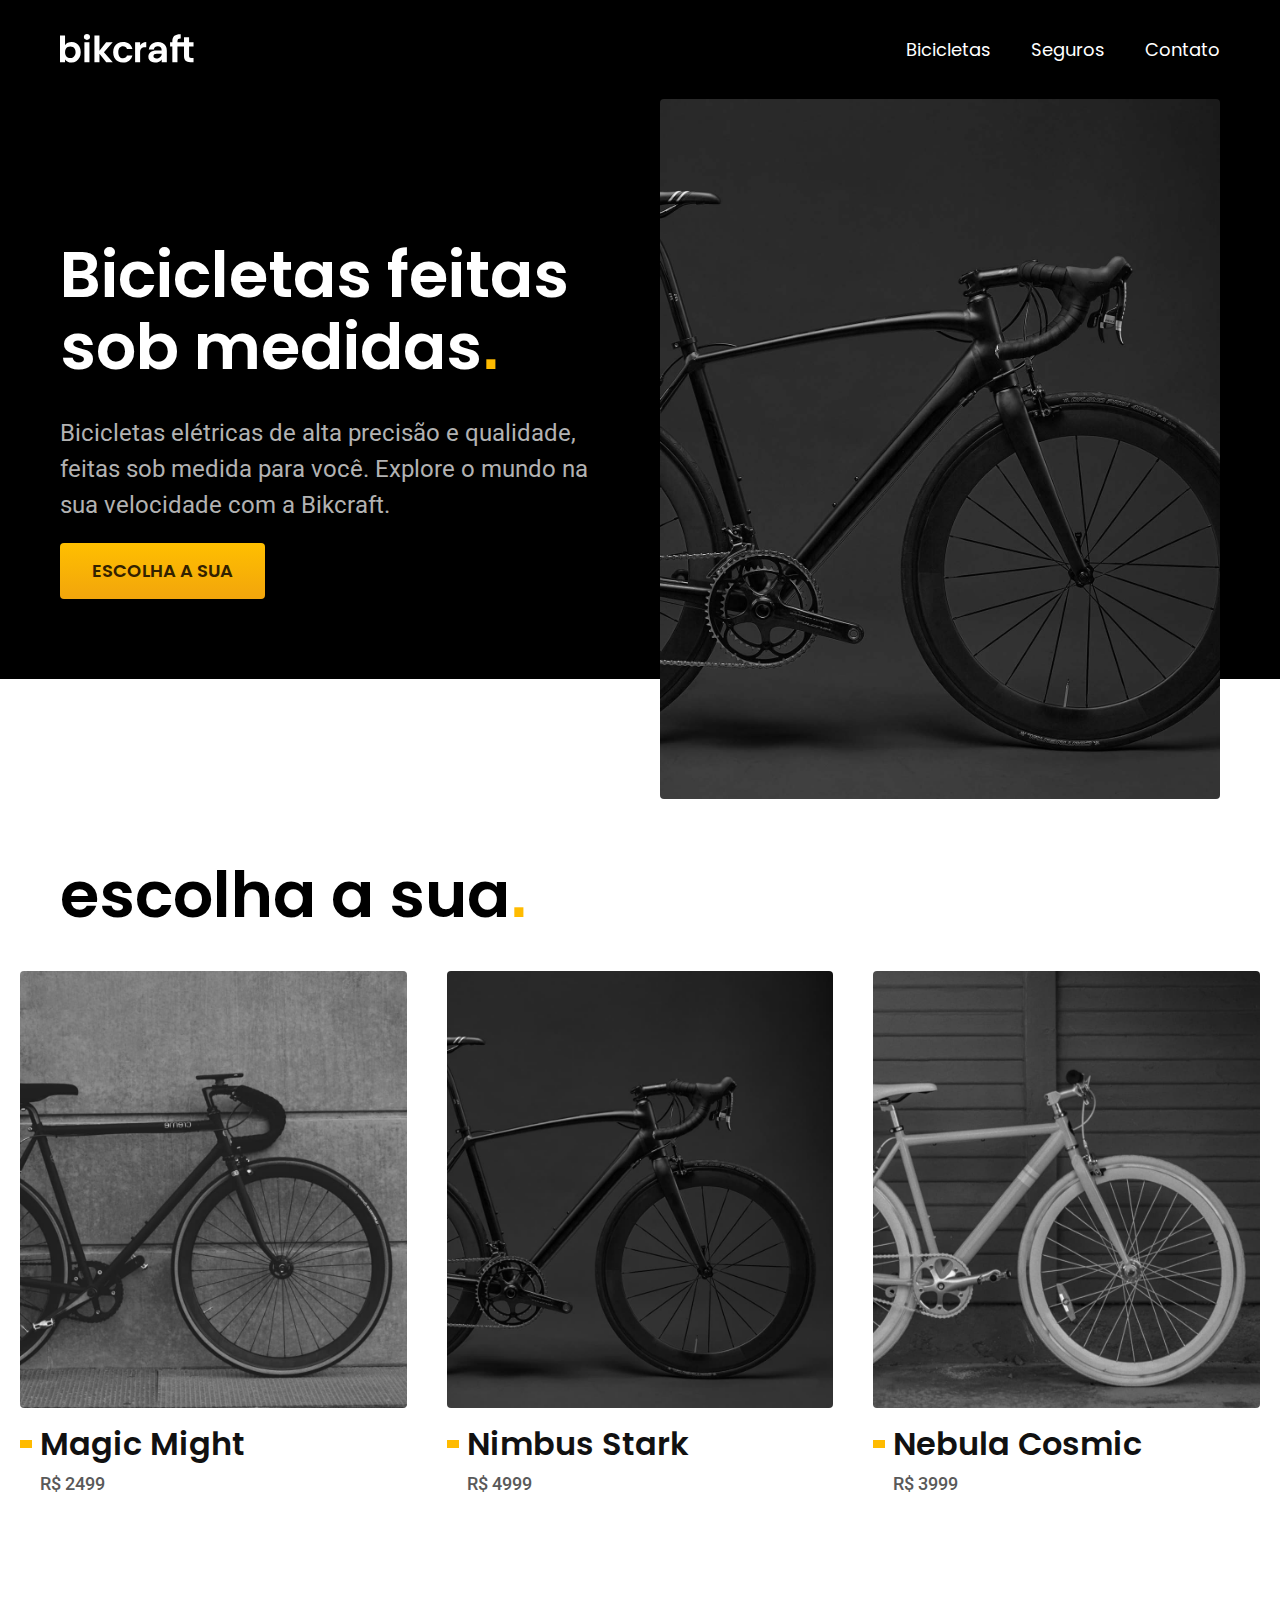
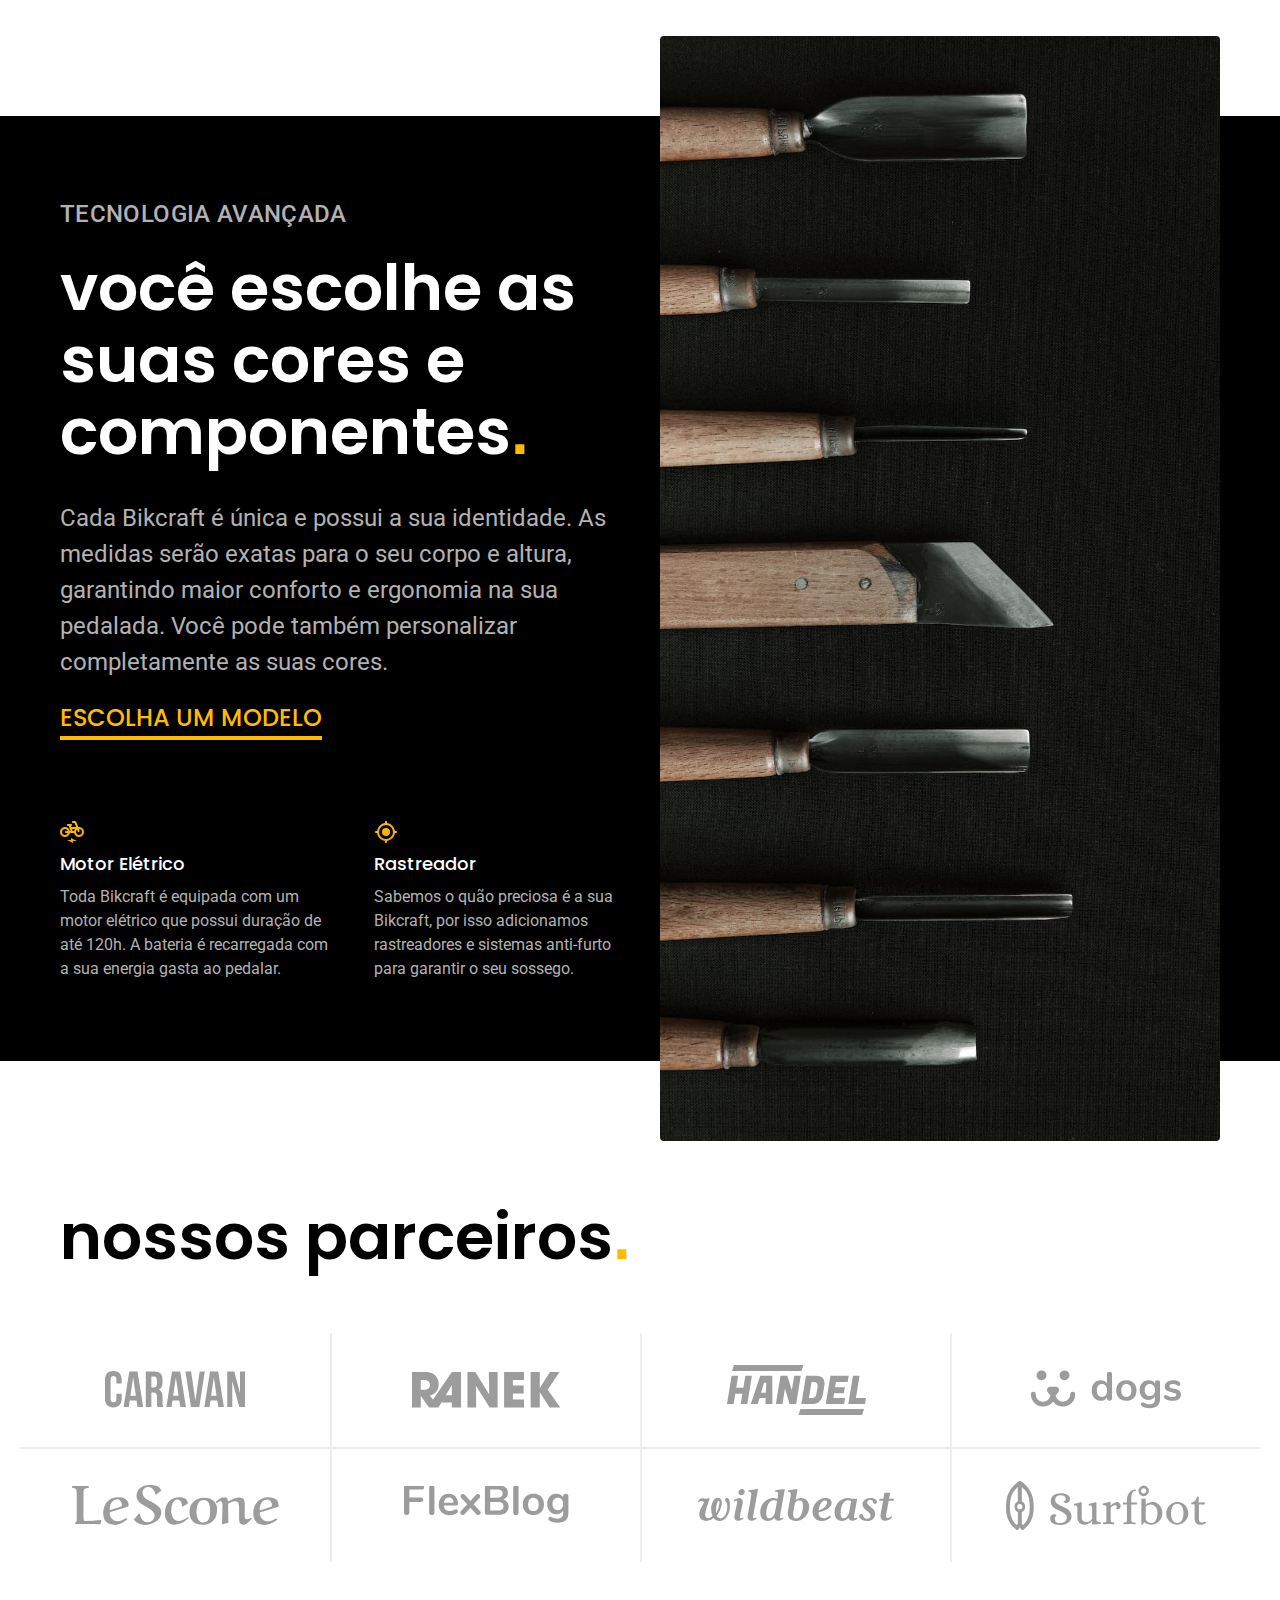
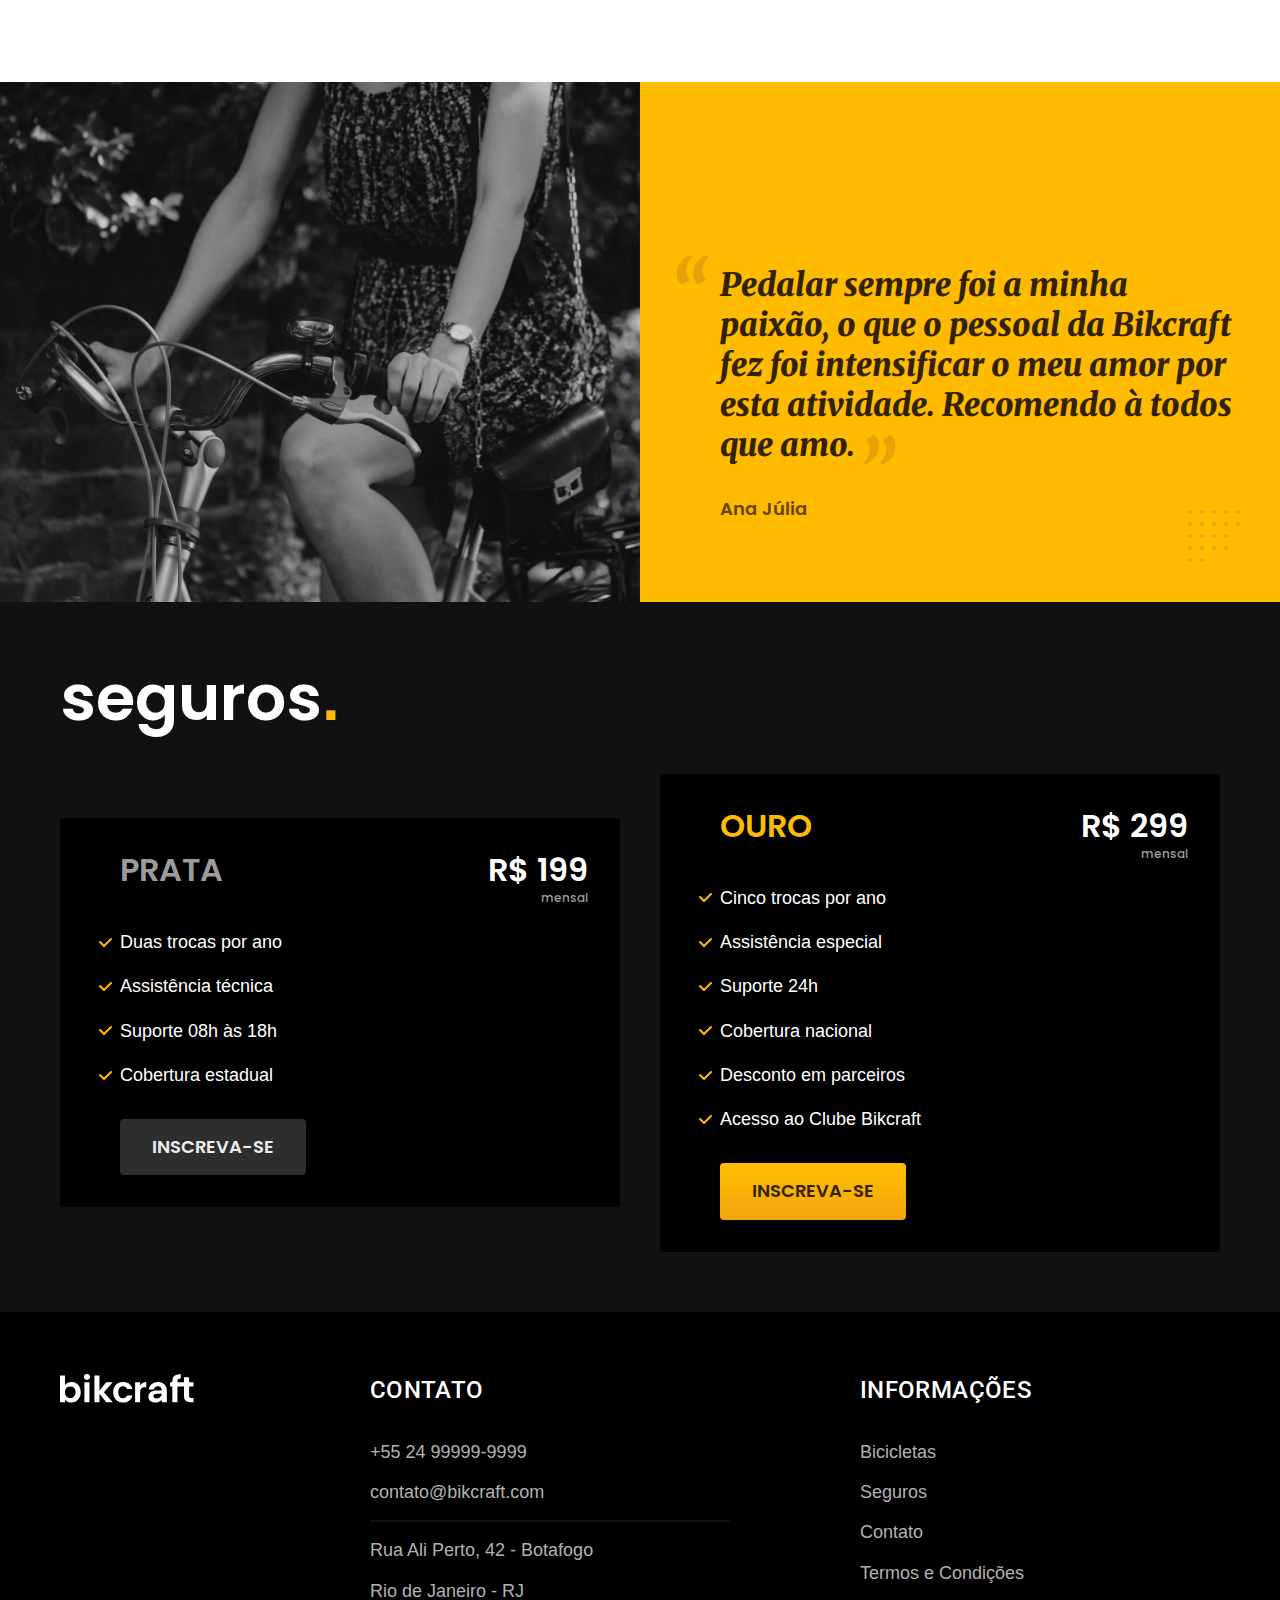
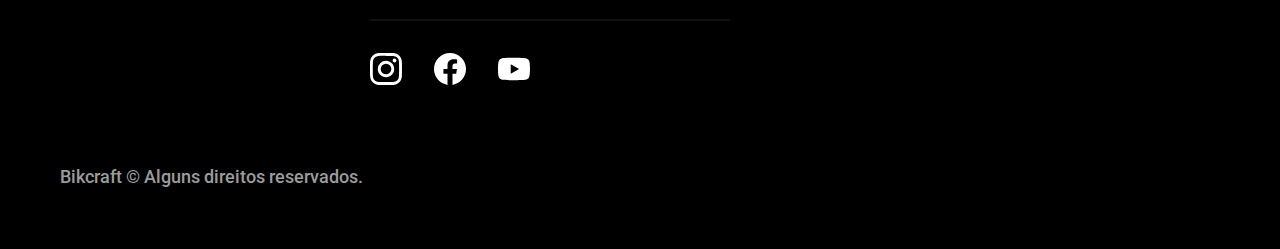
<file: index.html>
<!DOCTYPE html>
<html lang="pt-br">
  <head>
    <meta charset="UTF-8" />
    <meta name="viewport" content="width=device-width, initial-scale=1.0" />
    <title>Bikcraft - Bicicletas Elétricas</title>
    <meta
      name="description"
      content="Bicicletas elétricas de alta precisão e qualidade, feitas sob medida para você."
    />
    <link rel="icon" href="./favicon.svg" type="image/svg+xml" />
    <link rel="preload" href="./css/style.min.css" as="style" />
    <link rel="stylesheet" href="./css/style.min.css" />
    <script>
      document.documentElement.classList.add('js')
    </script>
  </head>
  <body>
    <header class="header-bg cor-12">
      <div class="header container">
        <a href="/">
          <svg
            width="136"
            height="32"
            fill="none"
            xmlns="http://www.w3.org/2000/svg"
          >
            <path
              d="M5.04 13.196c.648-.96 1.536-1.74 2.664-2.34 1.152-.6 2.46-.9 3.924-.9 1.704 0 3.24.42 4.608 1.26 1.392.84 2.484 2.04 3.276 3.6.816 1.536 1.224 3.324 1.224 5.364s-.408 3.852-1.224 5.436c-.792 1.56-1.884 2.772-3.276 3.636-1.368.864-2.904 1.296-4.608 1.296-1.488 0-2.796-.288-3.924-.864-1.104-.6-1.992-1.368-2.664-2.304v2.844H0V3.584h5.04v9.612Zm10.548 6.984c0-1.2-.252-2.232-.756-3.096-.48-.888-1.128-1.56-1.944-2.016a5.104 5.104 0 0 0-2.592-.684c-.912 0-1.776.24-2.592.72-.792.456-1.44 1.128-1.944 2.016-.48.888-.72 1.932-.72 3.132 0 1.2.24 2.244.72 3.132.504.888 1.152 1.572 1.944 2.052.816.456 1.68.684 2.592.684.936 0 1.8-.24 2.592-.72.816-.48 1.464-1.164 1.944-2.052.504-.888.756-1.944.756-3.168ZM26.954 7.904c-.888 0-1.632-.276-2.232-.828-.576-.576-.864-1.284-.864-2.124 0-.84.288-1.536.864-2.088.6-.576 1.344-.864 2.232-.864.888 0 1.62.288 2.196.864.6.552.9 1.248.9 2.088 0 .84-.3 1.548-.9 2.124-.576.552-1.308.828-2.196.828Zm2.484 2.376v19.944h-5.04V10.28h5.04Zm16.788 19.944-6.768-8.496v8.496h-5.04V3.584h5.04V18.74l6.696-8.46h6.552l-8.784 10.008 8.856 9.936h-6.552Zm6.919-9.972c0-2.064.42-3.864 1.26-5.4.84-1.56 2.004-2.76 3.492-3.6 1.488-.864 3.192-1.296 5.112-1.296 2.472 0 4.512.624 6.12 1.872 1.632 1.224 2.724 2.952 3.276 5.184H66.97c-.288-.864-.78-1.536-1.476-2.016-.672-.504-1.512-.756-2.52-.756-1.44 0-2.58.528-3.42 1.584-.84 1.032-1.26 2.508-1.26 4.428 0 1.896.42 3.372 1.26 4.428.84 1.032 1.98 1.548 3.42 1.548 2.04 0 3.372-.912 3.996-2.736h5.436c-.552 2.16-1.644 3.876-3.276 5.148-1.632 1.272-3.672 1.908-6.12 1.908-1.92 0-3.624-.42-5.112-1.26a9.161 9.161 0 0 1-3.492-3.6c-.84-1.56-1.26-3.372-1.26-5.436h-.001Zm26.993-6.876a7.133 7.133 0 0 1 2.52-2.484c1.056-.6 2.256-.9 3.6-.9v5.292h-1.332c-1.584 0-2.784.372-3.6 1.116-.792.744-1.188 2.04-1.188 3.888v9.936h-5.04V10.28h5.04v3.096Zm21.574 14.004c-.552.912-1.452 1.68-2.7 2.304-1.248.6-2.592.9-4.032.9-1.248 0-2.376-.252-3.384-.756s-1.8-1.2-2.376-2.088c-.576-.888-.864-1.908-.864-3.06 0-1.848.684-3.36 2.052-4.536 1.392-1.176 3.468-1.764 6.228-1.764h5.076c-.048-1.272-.42-2.28-1.116-3.024-.672-.768-1.608-1.152-2.808-1.152-1.056 0-1.932.288-2.628.864-.696.552-1.14 1.332-1.332 2.34h-5.04c.24-1.44.756-2.724 1.548-3.852a8.143 8.143 0 0 1 3.168-2.664c1.32-.648 2.796-.972 4.428-.972 1.68 0 3.192.348 4.536 1.044a7.7 7.7 0 0 1 3.204 2.988c.768 1.296 1.152 2.82 1.152 4.572v11.7h-5.112V27.38Zm-5.256-.864c.84 0 1.656-.18 2.448-.54.816-.36 1.488-.9 2.016-1.62.528-.72.792-1.572.792-2.556v-.144h-4.788c-1.152 0-2.016.228-2.592.684-.552.456-.828 1.056-.828 1.8 0 .72.252 1.296.756 1.728.528.432 1.26.648 2.196.648Zm20.997-12.096v15.804h-5.112V14.42h-2.268v-4.14h2.268V9.272c0-2.448.696-4.248 2.088-5.4 1.392-1.152 3.492-1.692 6.3-1.62V6.5c-1.224-.024-2.076.18-2.556.612s-.72 1.212-.72 2.34v.828h6.55V5.348h5.076v4.932h4.464v4.14h-4.464v9.648c0 .672.156 1.164.468 1.476.336.288.888.432 1.656.432h2.34v4.248h-3.168c-4.248 0-6.372-2.064-6.372-6.192V14.42h-6.55Z"
              fill="#fff"
            />
          </svg>
        </a>
        <nav aria-label="primaria">
          <ul class="header-menu">
            <li><a href="./bikes.html">Bicicletas</a></li>
            <li><a href="./insurance.html">Seguros</a></li>
            <li><a href="./contact.html">Contato</a></li>
          </ul>
        </nav>
      </div>
    </header>

    <main class="intro-bg cor-0 cor-12">
      <div class="intro container">
        <div class="intro-content">
          <h1 class="font-1-xxl fadeInDown" data-anime="200">
            Bicicletas feitas sob medidas<span class="cor-p1">.</span>
          </h1>
          <p class="font-2-l cor-5 fadeInDown" data-anime="400">
            Bicicletas elétricas de alta precisão e qualidade, feitas sob medida
            para você. Explore o mundo na sua velocidade com a Bikcraft.
          </p>
          <a class="btn fadeInDown" data-anime="800" href="./bikes.html"
            >Escolha a sua</a
          >
        </div>
        <picture class="fadeInDown" data-anime="200">
          <source
            media="(max-width: 800px)"
            srcset="./img/bicicletas/nimbus.jpg"
          />
          <img
            src="./img/fotos/introducao.jpg"
            alt="Bicicleta elétrica preta"
          />
        </picture>
      </div>
    </main>

    <article class="bikes-list">
      <h2 class="container font-1-xxl">
        Escolha a sua<span class="cor-p1">.</span>
      </h2>

      <ul>
        <li>
          <a class="cor-11" href="./bikes/magic.html">
            <img
              src="./img/bicicletas/magic-home.jpg"
              alt="Bicicleta elétrica preta"
            />
            <h3 class="font-1-xl">Magic Might</h3>
            <span class="font-2-m cor-8">R$ 2499</span>
          </a>
        </li>
        <li>
          <a class="cor-11" href="./bikes/nimbus.html">
            <img
              src="./img/bicicletas/nimbus-home.jpg"
              alt="Bicicleta elétrica preta"
            />
            <h3 class="font-1-xl">Nimbus Stark</h3>
            <span class="font-2-m cor-8">R$ 4999</span>
          </a>
        </li>
        <li>
          <a class="cor-11" href="./bikes/nebula.html">
            <img
              src="./img/bicicletas/nebula-home.jpg"
              alt="Bicicleta elétrica branca"
            />
            <h3 class="font-1-xl">Nebula Cosmic</h3>
            <span class="font-2-m cor-8">R$ 3999</span>
          </a>
        </li>
      </ul>
    </article>

    <article class="tech-bg cor-12">
      <div class="tech container cor-0">
        <div class="tech-content">
          <span class="font-2-l-b cor-5">Tecnologia Avançada</span>
          <h2 class="font-1-xxl">
            Você escolhe as suas cores e componentes<span class="cor-p1"
              >.</span
            >
          </h2>
          <p class="font-2-l cor-5">
            Cada Bikcraft é única e possui a sua identidade. As medidas serão
            exatas para o seu corpo e altura, garantindo maior conforto e
            ergonomia na sua pedalada. Você pode também personalizar
            completamente as suas cores.
          </p>
          <a class="link" href="">Escolha um modelo</a>
          <div class="tech-content-advantages">
            <div>
              <img src="./img/icones/eletrica.svg" alt="" />
              <h3 class="font-1-m">Motor Elétrico</h3>
              <p class="font-2-s cor-5">
                Toda Bikcraft é equipada com um motor elétrico que possui
                duração de até 120h. A bateria é recarregada com a sua energia
                gasta ao pedalar.
              </p>
            </div>

            <div>
              <img src="./img/icones/rastreador.svg" alt="" />
              <h3 class="font-1-m">Rastreador</h3>
              <p class="font-2-s cor-5">
                Sabemos o quão preciosa é a sua Bikcraft, por isso adicionamos
                rastreadores e sistemas anti-furto para garantir o seu sossego.
              </p>
            </div>
          </div>
        </div>
        <div class="tech-img">
          <img src="./img/fotos/tecnologia.jpg" alt="" />
        </div>
      </div>
    </article>

    <section class="partners" aria-label="Nossos Parceiros">
      <h2 class="container font-1-xxl">
        Nossos parceiros<span class="cor-p1">.</span>
      </h2>

      <ul>
        <li><img src="./img/parceiros/caravan.svg" alt="Caravan" /></li>
        <li><img src="./img/parceiros/ranek.svg" alt="Ranek" /></li>
        <li><img src="./img/parceiros/handel.svg" alt="Handel" /></li>
        <li><img src="./img/parceiros/dogs.svg" alt="Dogs" /></li>
        <li><img src="./img/parceiros/lescone.svg" alt="LeScone" /></li>
        <li><img src="./img/parceiros/flexblog.svg" alt="FlexBlog" /></li>
        <li><img src="./img/parceiros/wildbeast.svg" alt="Wildbeast" /></li>
        <li><img src="./img/parceiros/surfbot.svg" alt="Surfbot" /></li>
      </ul>
    </section>

    <section class="testimony" aria-label="Depoimento">
      <div>
        <img
          src="./img/fotos/depoimento.jpg"
          alt="Mulher pedalando uma bicicleta"
        />
      </div>
      <div class="testimony-content">
        <blockquote class="font-1-xl cor-p5">
          <p>
            Pedalar sempre foi a minha paixão, o que o pessoal da Bikcraft fez
            foi intensificar o meu amor por esta atividade. Recomendo à todos
            que amo.
          </p>
        </blockquote>
        <span class="font-1-m-b cor-p4">Ana Júlia</span>
      </div>
    </section>

    <article class="insurance-bg">
      <div class="insurance container cor-0">
        <h2 class="font-1-xxl">Seguros<span class="cor-p1">.</span></h2>
        <div class="insurance-item">
          <h3 class="font-1-xl cor-6">Prata</h3>
          <span class="font-1-xl"
            >R$ 199 <span class="font-1-xs cor-6">mensal</span></span
          >
          <ul class="font-2-m">
            <li>Duas trocas por ano</li>
            <li>Assistência técnica</li>
            <li>Suporte 08h às 18h</li>
            <li>Cobertura estadual</li>
          </ul>
          <a class="btn secondary" href="">Inscreva-se</a>
        </div>

        <div class="insurance-item">
          <h3 class="font-1-xl cor-p1">Ouro</h3>
          <span class="font-1-xl"
            >R$ 299 <span class="font-1-xs cor-6">mensal</span></span
          >
          <ul class="font-2-m">
            <li>Cinco trocas por ano</li>
            <li>Assistência especial</li>
            <li>Suporte 24h</li>
            <li>Cobertura nacional</li>
            <li>Desconto em parceiros</li>
            <li>Acesso ao Clube Bikcraft</li>
          </ul>
          <a class="btn" href="">Inscreva-se</a>
        </div>
      </div>
    </article>

    <footer class="footer-bg cor-12">
      <div class="footer container">
        <img src="./img/bikcraft.svg" alt="Bikcraft" />
        <div class="footer-contact">
          <h3 class="font-2-l-b cor-0">Contato</h3>
          <ul class="font-2-m cor-5">
            <li><a href="tel:+5524999999999">+55 24 99999-9999</a></li>
            <li>
              <a href="mailto:contato@bikcraft.com">contato@bikcraft.com</a>
            </li>
            <li>Rua Ali Perto, 42 - Botafogo</li>
            <li>Rio de Janeiro - RJ</li>
          </ul>
          <div class="footer-socials">
            <a href="">
              <img src="./img/redes/instagram.svg" alt="Instagram" />
            </a>
            <a href="">
              <img src="./img/redes/facebook.svg" alt="Facebook" />
            </a>
            <a href="">
              <img src="./img/redes/youtube.svg" alt="YouTube" />
            </a>
          </div>
        </div>
        <div class="footer-info">
          <h3 class="font-2-l-b cor-0">Informações</h3>
          <nav>
            <ul class="font-1-m cor-5">
              <li><a href="./bikes.html">Bicicletas</a></li>
              <li><a href="./insurance.html">Seguros</a></li>
              <li><a href="./contact.html">Contato</a></li>
              <li><a href="./terms.html">Termos e Condições</a></li>
            </ul>
          </nav>
        </div>
        <p class="footer-copy font-2-m cor-6">
          Bikcraft © Alguns direitos reservados.
        </p>
      </div>
    </footer>

    <script src="./js/plugins/simple-anime.js"></script>
    <script src="./js/script.js"></script>
  </body>
</html>
</file>
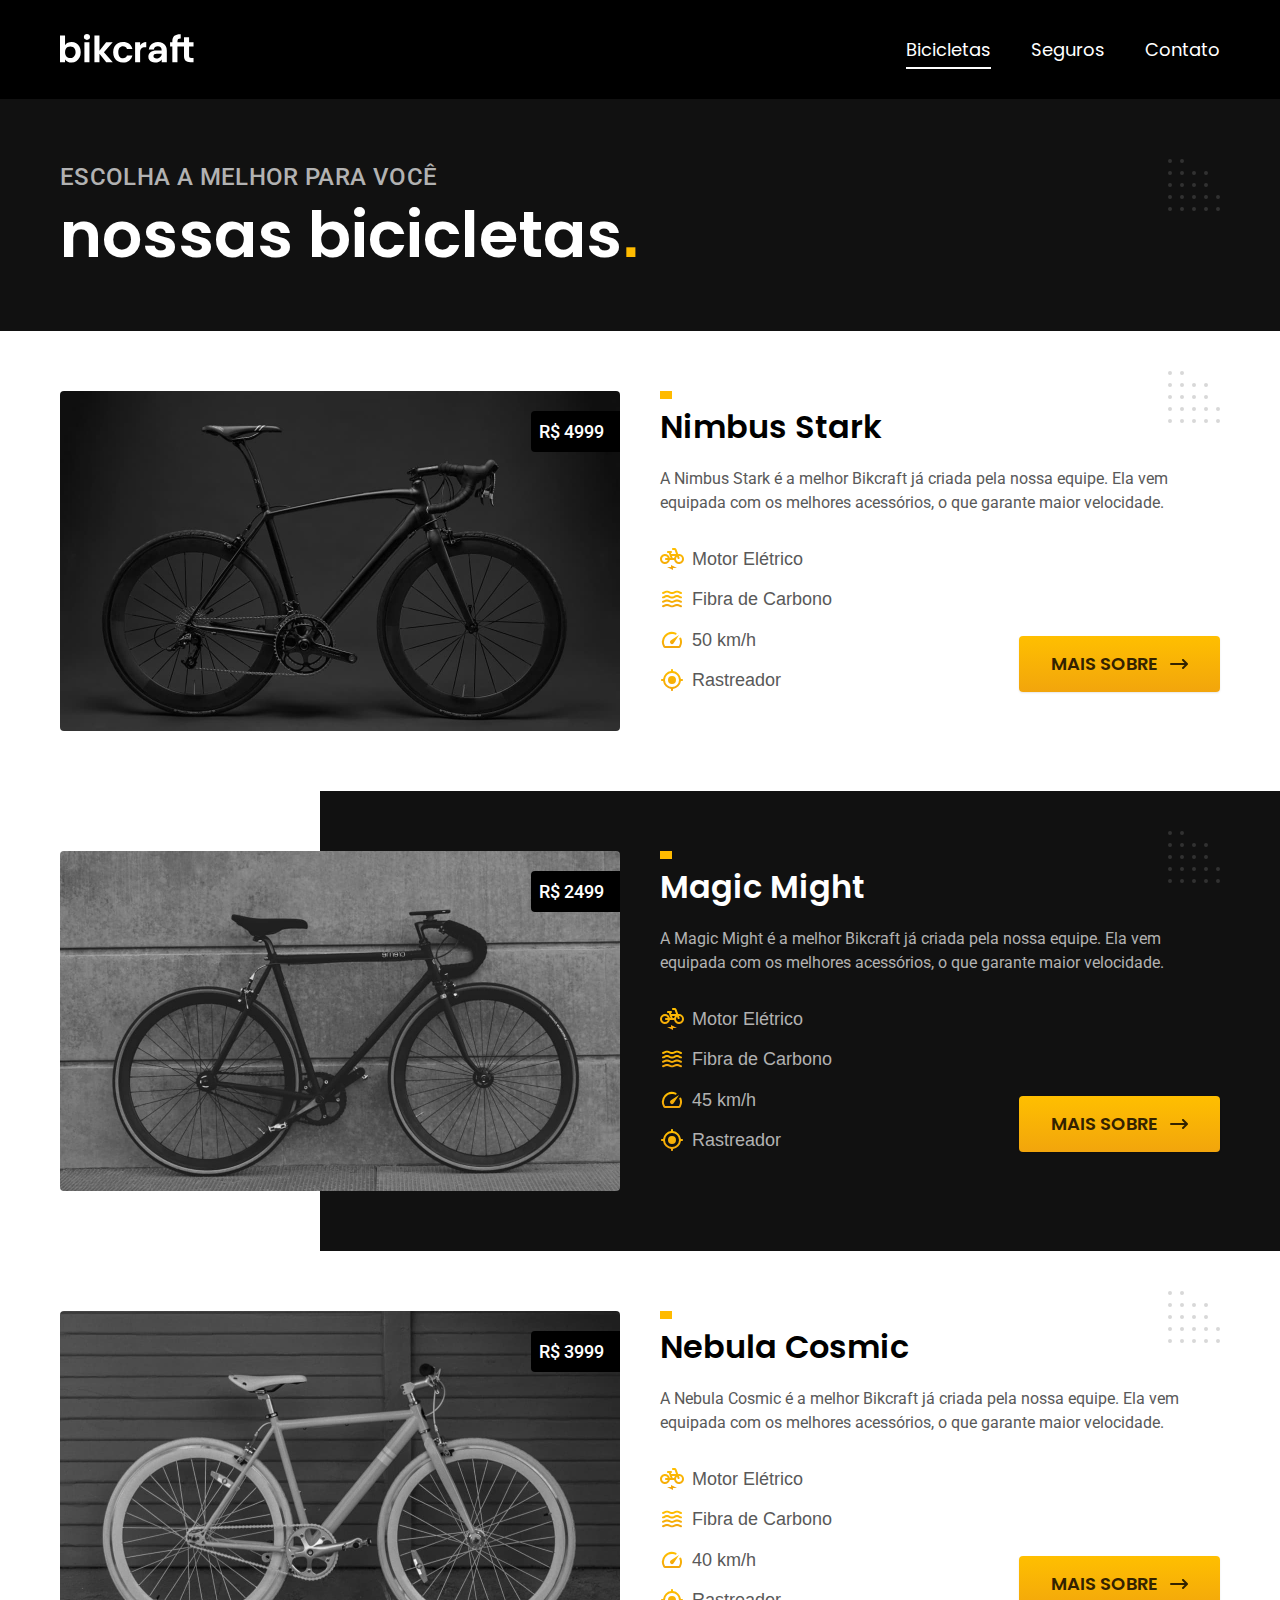
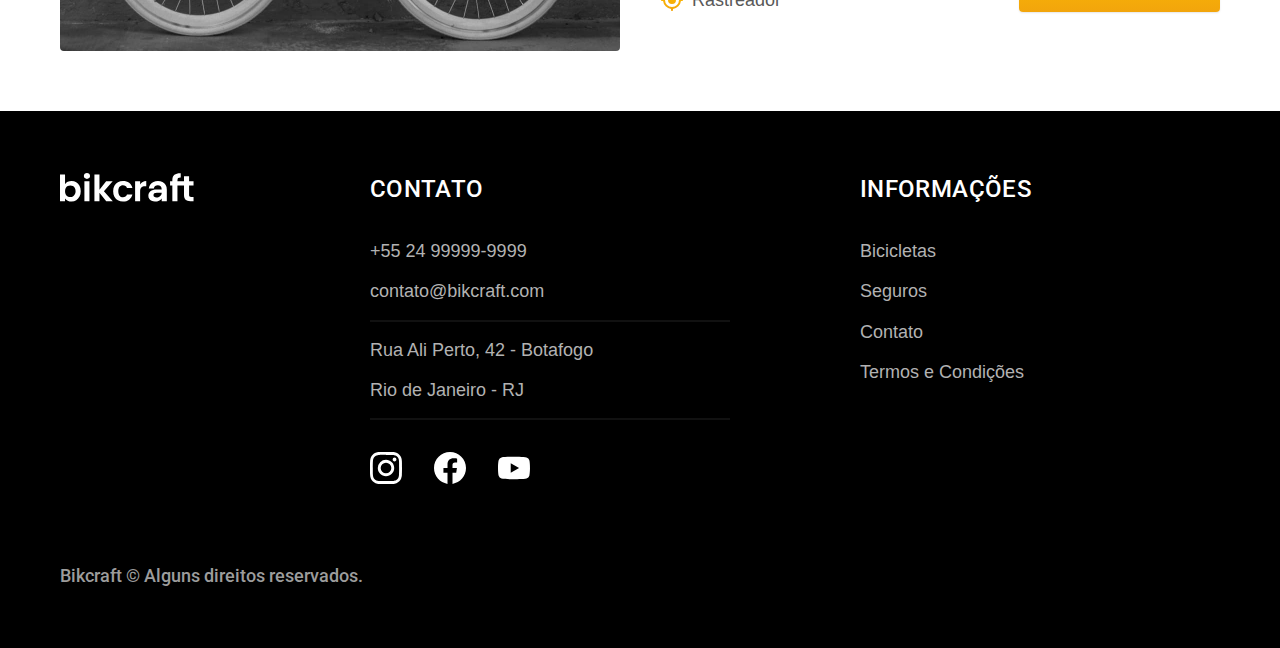
<file: bikes.html>
<!DOCTYPE html>
<html lang="pt-br">
  <head>
    <meta charset="UTF-8" />
    <meta name="viewport" content="width=device-width, initial-scale=1.0" />
    <title>Bicicletas | Bikcraft</title>
    <meta name="description" content="Bicicletas vendidas pela Bikcraft." />
    <link rel="icon" href="./favicon.svg" type="image/svg+xml" />

    <link rel="preload" href="./css/style.min.css" as="style" />
    <link rel="stylesheet" href="./css/style.min.css" />
    <script>
      document.documentElement.classList.add('js')
    </script>
  </head>
  <body id="bikes">
    <header class="header-bg cor-12">
      <div class="header container">
        <a href="/">
          <svg
            width="136"
            height="32"
            fill="none"
            xmlns="http://www.w3.org/2000/svg"
          >
            <path
              d="M5.04 13.196c.648-.96 1.536-1.74 2.664-2.34 1.152-.6 2.46-.9 3.924-.9 1.704 0 3.24.42 4.608 1.26 1.392.84 2.484 2.04 3.276 3.6.816 1.536 1.224 3.324 1.224 5.364s-.408 3.852-1.224 5.436c-.792 1.56-1.884 2.772-3.276 3.636-1.368.864-2.904 1.296-4.608 1.296-1.488 0-2.796-.288-3.924-.864-1.104-.6-1.992-1.368-2.664-2.304v2.844H0V3.584h5.04v9.612Zm10.548 6.984c0-1.2-.252-2.232-.756-3.096-.48-.888-1.128-1.56-1.944-2.016a5.104 5.104 0 0 0-2.592-.684c-.912 0-1.776.24-2.592.72-.792.456-1.44 1.128-1.944 2.016-.48.888-.72 1.932-.72 3.132 0 1.2.24 2.244.72 3.132.504.888 1.152 1.572 1.944 2.052.816.456 1.68.684 2.592.684.936 0 1.8-.24 2.592-.72.816-.48 1.464-1.164 1.944-2.052.504-.888.756-1.944.756-3.168ZM26.954 7.904c-.888 0-1.632-.276-2.232-.828-.576-.576-.864-1.284-.864-2.124 0-.84.288-1.536.864-2.088.6-.576 1.344-.864 2.232-.864.888 0 1.62.288 2.196.864.6.552.9 1.248.9 2.088 0 .84-.3 1.548-.9 2.124-.576.552-1.308.828-2.196.828Zm2.484 2.376v19.944h-5.04V10.28h5.04Zm16.788 19.944-6.768-8.496v8.496h-5.04V3.584h5.04V18.74l6.696-8.46h6.552l-8.784 10.008 8.856 9.936h-6.552Zm6.919-9.972c0-2.064.42-3.864 1.26-5.4.84-1.56 2.004-2.76 3.492-3.6 1.488-.864 3.192-1.296 5.112-1.296 2.472 0 4.512.624 6.12 1.872 1.632 1.224 2.724 2.952 3.276 5.184H66.97c-.288-.864-.78-1.536-1.476-2.016-.672-.504-1.512-.756-2.52-.756-1.44 0-2.58.528-3.42 1.584-.84 1.032-1.26 2.508-1.26 4.428 0 1.896.42 3.372 1.26 4.428.84 1.032 1.98 1.548 3.42 1.548 2.04 0 3.372-.912 3.996-2.736h5.436c-.552 2.16-1.644 3.876-3.276 5.148-1.632 1.272-3.672 1.908-6.12 1.908-1.92 0-3.624-.42-5.112-1.26a9.161 9.161 0 0 1-3.492-3.6c-.84-1.56-1.26-3.372-1.26-5.436h-.001Zm26.993-6.876a7.133 7.133 0 0 1 2.52-2.484c1.056-.6 2.256-.9 3.6-.9v5.292h-1.332c-1.584 0-2.784.372-3.6 1.116-.792.744-1.188 2.04-1.188 3.888v9.936h-5.04V10.28h5.04v3.096Zm21.574 14.004c-.552.912-1.452 1.68-2.7 2.304-1.248.6-2.592.9-4.032.9-1.248 0-2.376-.252-3.384-.756s-1.8-1.2-2.376-2.088c-.576-.888-.864-1.908-.864-3.06 0-1.848.684-3.36 2.052-4.536 1.392-1.176 3.468-1.764 6.228-1.764h5.076c-.048-1.272-.42-2.28-1.116-3.024-.672-.768-1.608-1.152-2.808-1.152-1.056 0-1.932.288-2.628.864-.696.552-1.14 1.332-1.332 2.34h-5.04c.24-1.44.756-2.724 1.548-3.852a8.143 8.143 0 0 1 3.168-2.664c1.32-.648 2.796-.972 4.428-.972 1.68 0 3.192.348 4.536 1.044a7.7 7.7 0 0 1 3.204 2.988c.768 1.296 1.152 2.82 1.152 4.572v11.7h-5.112V27.38Zm-5.256-.864c.84 0 1.656-.18 2.448-.54.816-.36 1.488-.9 2.016-1.62.528-.72.792-1.572.792-2.556v-.144h-4.788c-1.152 0-2.016.228-2.592.684-.552.456-.828 1.056-.828 1.8 0 .72.252 1.296.756 1.728.528.432 1.26.648 2.196.648Zm20.997-12.096v15.804h-5.112V14.42h-2.268v-4.14h2.268V9.272c0-2.448.696-4.248 2.088-5.4 1.392-1.152 3.492-1.692 6.3-1.62V6.5c-1.224-.024-2.076.18-2.556.612s-.72 1.212-.72 2.34v.828h6.55V5.348h5.076v4.932h4.464v4.14h-4.464v9.648c0 .672.156 1.164.468 1.476.336.288.888.432 1.656.432h2.34v4.248h-3.168c-4.248 0-6.372-2.064-6.372-6.192V14.42h-6.55Z"
              fill="#fff"
            />
          </svg>
        </a>
        <nav aria-label="primaria">
          <ul class="header-menu">
            <li><a href="./bikes.html">Bicicletas</a></li>
            <li><a href="./insurance.html">Seguros</a></li>
            <li><a href="./contact.html">Contato</a></li>
          </ul>
        </nav>
      </div>
    </header>

    <main>
      <div class="title-bg">
        <div class="title container">
          <p class="font-2-l-b cor-5">Escolha a melhor para você</p>
          <h1 class="font-1-xxl cor-0">
            Nossas bicicletas<span class="cor-p1">.</span>
          </h1>
        </div>
      </div>

      <div class="bikes container">
        <div class="bikes-img">
          <img src="./img/bicicletas/nimbus.jpg" alt="Bicicleta preta" />
          <span class="font-2-m cor-0">R$ 4999</span>
        </div>
        <div class="bikes-content">
          <h2 class="font-1-xl">Nimbus Stark</h2>
          <p class="font-2-s cor-8">
            A Nimbus Stark é a melhor Bikcraft já criada pela nossa equipe. Ela
            vem equipada com os melhores acessórios, o que garante maior
            velocidade.
          </p>
          <ul class="font-1-m cor-8">
            <li>
              <img src="./img/icones/eletrica.svg" alt="" />Motor Elétrico
            </li>
            <li>
              <img src="./img/icones/carbono.svg" alt="" />Fibra de Carbono
            </li>
            <li><img src="./img/icones/velocidade.svg" alt="" />50 km/h</li>
            <li><img src="./img/icones/rastreador.svg" alt="" />Rastreador</li>
          </ul>
          <a class="btn arrow" href="./bikes/nimbus.html">Mais sobre</a>
        </div>
      </div>

      <div class="bikes-bg">
        <div class="bikes container">
          <div class="bikes-img">
            <img src="./img/bicicletas/magic.jpg" alt="Bicicleta preta" />
            <span class="font-2-m cor-0">R$ 2499</span>
          </div>
          <div class="bikes-content">
            <h2 class="font-1-xl cor-0">Magic Might</h2>
            <p class="font-2-s cor-5">
              A Magic Might é a melhor Bikcraft já criada pela nossa equipe. Ela
              vem equipada com os melhores acessórios, o que garante maior
              velocidade.
            </p>
            <ul class="font-1-m cor-5">
              <li>
                <img src="./img/icones/eletrica.svg" alt="" />Motor Elétrico
              </li>
              <li>
                <img src="./img/icones/carbono.svg" alt="" />Fibra de Carbono
              </li>
              <li><img src="./img/icones/velocidade.svg" alt="" />45 km/h</li>
              <li>
                <img src="./img/icones/rastreador.svg" alt="" />Rastreador
              </li>
            </ul>
            <a class="btn arrow" href="./bikes/magic.html">Mais sobre</a>
          </div>
        </div>
      </div>

      <div class="bikes container">
        <div class="bikes-img">
          <img src="./img/bicicletas/nebula.jpg" alt="Bicicleta branca" />
          <span class="font-2-m cor-0">R$ 3999</span>
        </div>
        <div class="bikes-content">
          <h2 class="font-1-xl">Nebula Cosmic</h2>
          <p class="font-2-s cor-8">
            A Nebula Cosmic é a melhor Bikcraft já criada pela nossa equipe. Ela
            vem equipada com os melhores acessórios, o que garante maior
            velocidade.
          </p>
          <ul class="font-1-m cor-8">
            <li>
              <img src="./img/icones/eletrica.svg" alt="" />Motor Elétrico
            </li>
            <li>
              <img src="./img/icones/carbono.svg" alt="" />Fibra de Carbono
            </li>
            <li><img src="./img/icones/velocidade.svg" alt="" />40 km/h</li>
            <li><img src="./img/icones/rastreador.svg" alt="" />Rastreador</li>
          </ul>
          <a class="btn arrow" href="./bikes/nebula.html">Mais sobre</a>
        </div>
      </div>
    </main>

    <footer class="footer-bg cor-12">
      <div class="footer container">
        <img src="./img/bikcraft.svg" alt="Bikcraft" />
        <div class="footer-contact">
          <h3 class="font-2-l-b cor-0">Contato</h3>
          <ul class="font-2-m cor-5">
            <li><a href="tel:+5524999999999">+55 24 99999-9999</a></li>
            <li>
              <a href="mailto:contato@bikcraft.com">contato@bikcraft.com</a>
            </li>
            <li>Rua Ali Perto, 42 - Botafogo</li>
            <li>Rio de Janeiro - RJ</li>
          </ul>
          <div class="footer-socials">
            <a href="">
              <img src="./img/redes/instagram.svg" alt="Instagram" />
            </a>
            <a href="">
              <img src="./img/redes/facebook.svg" alt="Facebook" />
            </a>
            <a href="">
              <img src="./img/redes/youtube.svg" alt="YouTube" />
            </a>
          </div>
        </div>
        <div class="footer-info">
          <h3 class="font-2-l-b cor-0">Informações</h3>
          <nav>
            <ul class="font-1-m cor-5">
              <li><a href="./bikes.html">Bicicletas</a></li>
              <li><a href="./insurance.html">Seguros</a></li>
              <li><a href="./contact.html">Contato</a></li>
              <li><a href="./terms.html">Termos e Condições</a></li>
            </ul>
          </nav>
        </div>
        <p class="footer-copy font-2-m cor-6">
          Bikcraft © Alguns direitos reservados.
        </p>
      </div>
    </footer>

    <script src="./js/script.js"></script>
  </body>
</html>
</file>
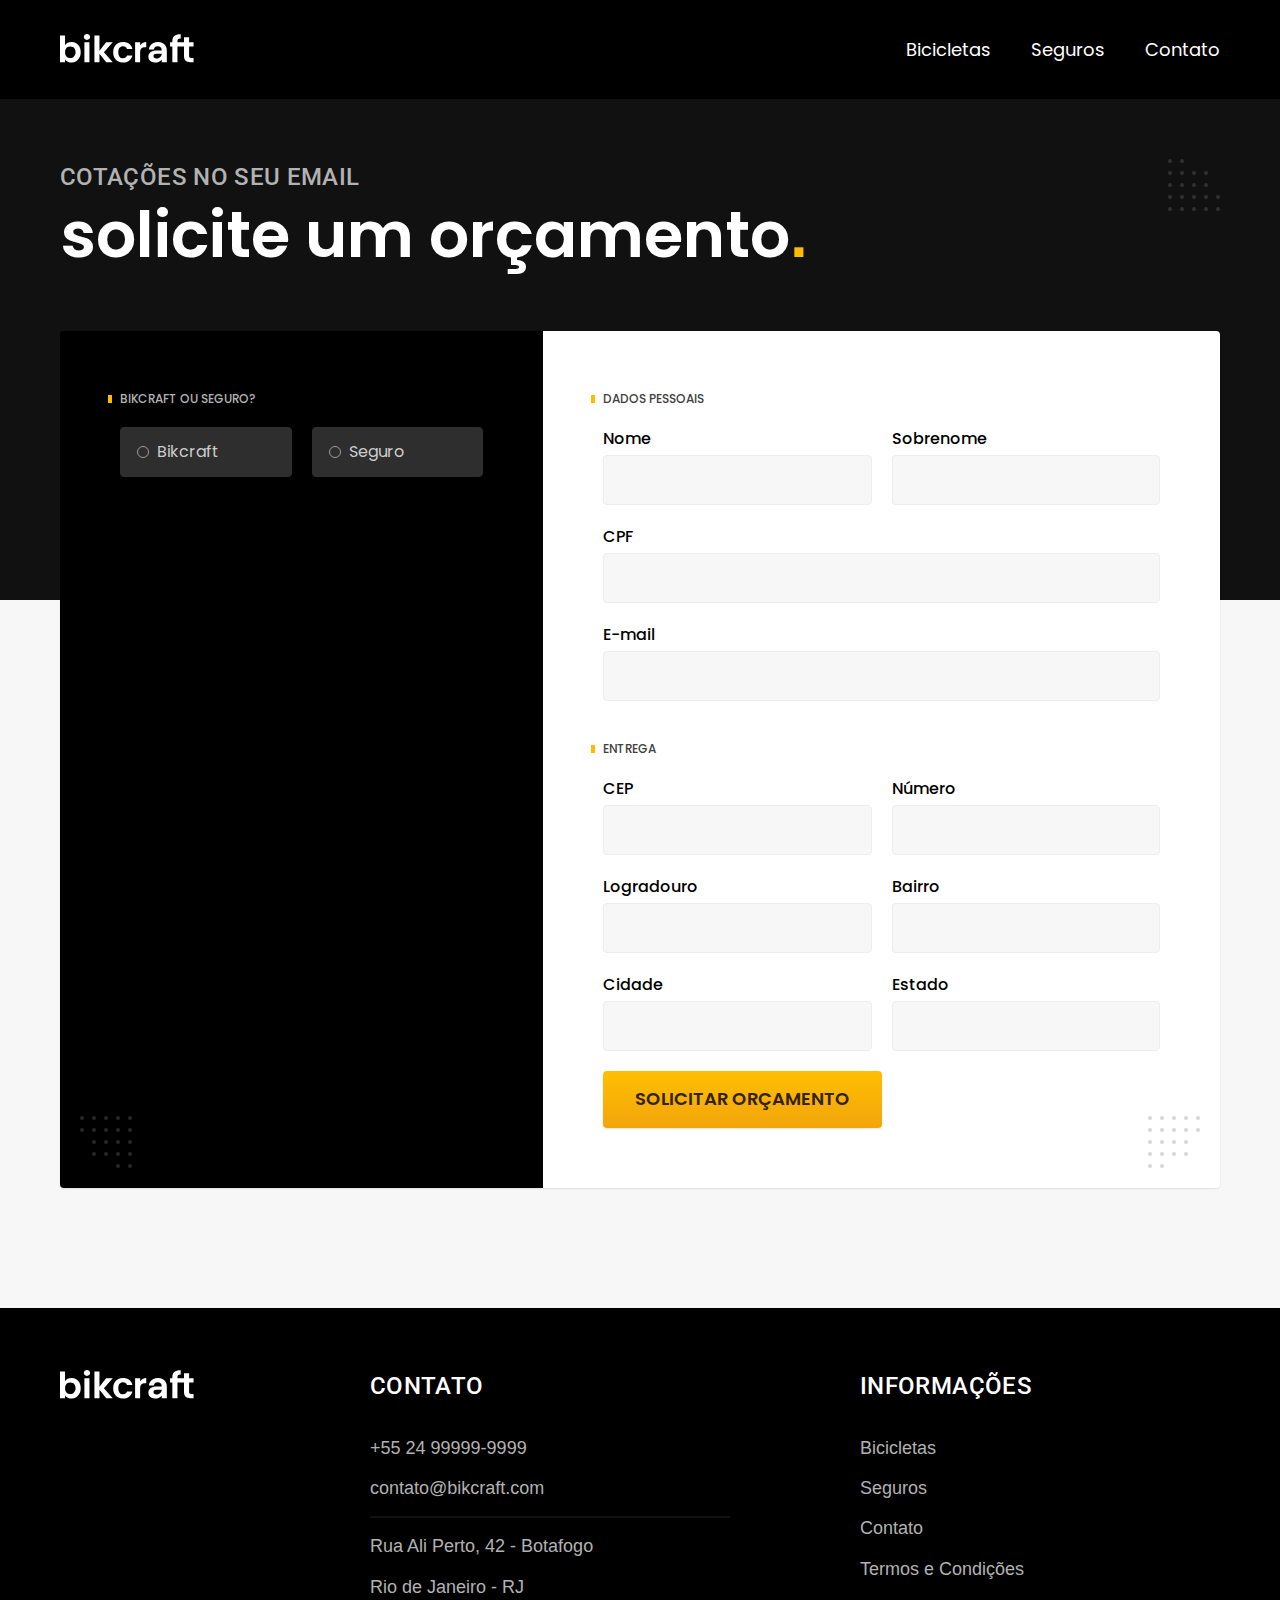
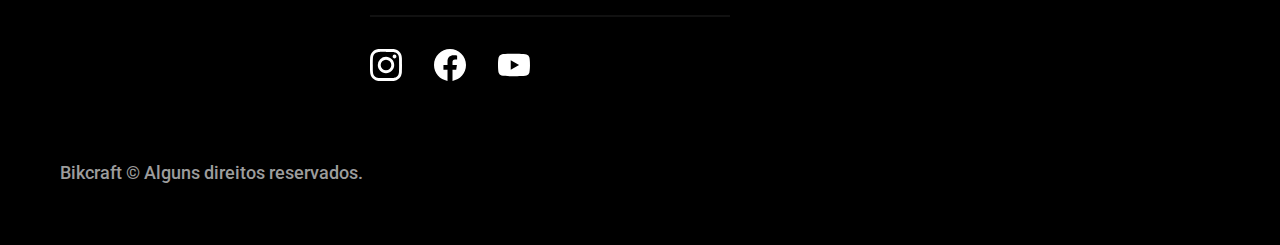
<file: budget.html>
<!DOCTYPE html>
<html lang="pt-br">
  <head>
    <meta charset="UTF-8" />
    <meta name="viewport" content="width=device-width, initial-scale=1.0" />
    <title>Orçamento | Bikcraft</title>
    <meta name="description" content="Orçamento." />
    <link rel="icon" href="./favicon.svg" type="image/svg+xml" />

    <link rel="preload" href="./css/style.min.css" as="style" />
    <link rel="stylesheet" href="./css/style.min.css" />
    <script>
      document.documentElement.classList.add('js')
    </script>
  </head>
  <body id="budget">
    <header class="header-bg cor-12">
      <div class="header container">
        <a href="/">
          <svg
            width="136"
            height="32"
            fill="none"
            xmlns="http://www.w3.org/2000/svg"
          >
            <path
              d="M5.04 13.196c.648-.96 1.536-1.74 2.664-2.34 1.152-.6 2.46-.9 3.924-.9 1.704 0 3.24.42 4.608 1.26 1.392.84 2.484 2.04 3.276 3.6.816 1.536 1.224 3.324 1.224 5.364s-.408 3.852-1.224 5.436c-.792 1.56-1.884 2.772-3.276 3.636-1.368.864-2.904 1.296-4.608 1.296-1.488 0-2.796-.288-3.924-.864-1.104-.6-1.992-1.368-2.664-2.304v2.844H0V3.584h5.04v9.612Zm10.548 6.984c0-1.2-.252-2.232-.756-3.096-.48-.888-1.128-1.56-1.944-2.016a5.104 5.104 0 0 0-2.592-.684c-.912 0-1.776.24-2.592.72-.792.456-1.44 1.128-1.944 2.016-.48.888-.72 1.932-.72 3.132 0 1.2.24 2.244.72 3.132.504.888 1.152 1.572 1.944 2.052.816.456 1.68.684 2.592.684.936 0 1.8-.24 2.592-.72.816-.48 1.464-1.164 1.944-2.052.504-.888.756-1.944.756-3.168ZM26.954 7.904c-.888 0-1.632-.276-2.232-.828-.576-.576-.864-1.284-.864-2.124 0-.84.288-1.536.864-2.088.6-.576 1.344-.864 2.232-.864.888 0 1.62.288 2.196.864.6.552.9 1.248.9 2.088 0 .84-.3 1.548-.9 2.124-.576.552-1.308.828-2.196.828Zm2.484 2.376v19.944h-5.04V10.28h5.04Zm16.788 19.944-6.768-8.496v8.496h-5.04V3.584h5.04V18.74l6.696-8.46h6.552l-8.784 10.008 8.856 9.936h-6.552Zm6.919-9.972c0-2.064.42-3.864 1.26-5.4.84-1.56 2.004-2.76 3.492-3.6 1.488-.864 3.192-1.296 5.112-1.296 2.472 0 4.512.624 6.12 1.872 1.632 1.224 2.724 2.952 3.276 5.184H66.97c-.288-.864-.78-1.536-1.476-2.016-.672-.504-1.512-.756-2.52-.756-1.44 0-2.58.528-3.42 1.584-.84 1.032-1.26 2.508-1.26 4.428 0 1.896.42 3.372 1.26 4.428.84 1.032 1.98 1.548 3.42 1.548 2.04 0 3.372-.912 3.996-2.736h5.436c-.552 2.16-1.644 3.876-3.276 5.148-1.632 1.272-3.672 1.908-6.12 1.908-1.92 0-3.624-.42-5.112-1.26a9.161 9.161 0 0 1-3.492-3.6c-.84-1.56-1.26-3.372-1.26-5.436h-.001Zm26.993-6.876a7.133 7.133 0 0 1 2.52-2.484c1.056-.6 2.256-.9 3.6-.9v5.292h-1.332c-1.584 0-2.784.372-3.6 1.116-.792.744-1.188 2.04-1.188 3.888v9.936h-5.04V10.28h5.04v3.096Zm21.574 14.004c-.552.912-1.452 1.68-2.7 2.304-1.248.6-2.592.9-4.032.9-1.248 0-2.376-.252-3.384-.756s-1.8-1.2-2.376-2.088c-.576-.888-.864-1.908-.864-3.06 0-1.848.684-3.36 2.052-4.536 1.392-1.176 3.468-1.764 6.228-1.764h5.076c-.048-1.272-.42-2.28-1.116-3.024-.672-.768-1.608-1.152-2.808-1.152-1.056 0-1.932.288-2.628.864-.696.552-1.14 1.332-1.332 2.34h-5.04c.24-1.44.756-2.724 1.548-3.852a8.143 8.143 0 0 1 3.168-2.664c1.32-.648 2.796-.972 4.428-.972 1.68 0 3.192.348 4.536 1.044a7.7 7.7 0 0 1 3.204 2.988c.768 1.296 1.152 2.82 1.152 4.572v11.7h-5.112V27.38Zm-5.256-.864c.84 0 1.656-.18 2.448-.54.816-.36 1.488-.9 2.016-1.62.528-.72.792-1.572.792-2.556v-.144h-4.788c-1.152 0-2.016.228-2.592.684-.552.456-.828 1.056-.828 1.8 0 .72.252 1.296.756 1.728.528.432 1.26.648 2.196.648Zm20.997-12.096v15.804h-5.112V14.42h-2.268v-4.14h2.268V9.272c0-2.448.696-4.248 2.088-5.4 1.392-1.152 3.492-1.692 6.3-1.62V6.5c-1.224-.024-2.076.18-2.556.612s-.72 1.212-.72 2.34v.828h6.55V5.348h5.076v4.932h4.464v4.14h-4.464v9.648c0 .672.156 1.164.468 1.476.336.288.888.432 1.656.432h2.34v4.248h-3.168c-4.248 0-6.372-2.064-6.372-6.192V14.42h-6.55Z"
              fill="#fff"
            />
          </svg>
        </a>
        <nav aria-label="primaria">
          <ul class="header-menu">
            <li><a href="./bikes.html">Bicicletas</a></li>
            <li><a href="./insurance.html">Seguros</a></li>
            <li><a href="./contact.html">Contato</a></li>
          </ul>
        </nav>
      </div>
    </header>

    <main>
      <div class="title-bg">
        <div class="title container">
          <p class="font-2-l-b cor-5">Cotações no seu email</p>
          <h1 class="font-1-xxl cor-0">
            Solicite um orçamento<span class="cor-p1">.</span>
          </h1>
        </div>
      </div>

      <form class="budget container" action="">
        <div class="budget-product">
          <h2 class="font-1-xs cor-5">Bikcraft ou Seguro?</h2>

          <input type="radio" name="type" value="bikcraft" id="bikcraft" />
          <label for="bikcraft">Bikcraft</label>

          <input type="radio" name="type" value="insurance" id="insurance" />
          <label for="insurance">Seguro</label>

          <div class="budget-content" id="budget-bikcraft">
            <h2 class="font-1-xs cor-5">Escolha a sua:</h2>

            <input type="radio" name="product" value="nimbus" id="nimbus" />
            <label for="nimbus">Nimbus Stark <span>R$ 4999</span></label>
            <div class="budget-details">
              <ul class="font-1-xs cor-8">
                <li>
                  <img src="./img/icones/eletrica.svg" alt="" />Motor Elétrico
                </li>
                <li>
                  <img src="./img/icones/carbono.svg" alt="" />Fibra de Carbono
                </li>
                <li><img src="./img/icones/velocidade.svg" alt="" />50 km/h</li>
                <li>
                  <img src="./img/icones/rastreador.svg" alt="" />Rastreador
                </li>
              </ul>
              <img src="./img/bicicletas/nimbus.jpg" alt="" />
            </div>

            <input type="radio" name="product" value="magic" id="magic" />
            <label for="magic">Magic Might <span>R$ 2499</span></label>
            <div class="budget-details">
              <ul class="font-1-xs cor-8">
                <li>
                  <img src="./img/icones/eletrica.svg" alt="" />Motor Elétrico
                </li>
                <li>
                  <img src="./img/icones/carbono.svg" alt="" />Fibra de Carbono
                </li>
                <li><img src="./img/icones/velocidade.svg" alt="" />45 km/h</li>
                <li>
                  <img src="./img/icones/rastreador.svg" alt="" />Rastreador
                </li>
              </ul>
              <img src="./img/bicicletas/magic.jpg" alt="" />
            </div>

            <input type="radio" name="product" value="nebula" id="nebula" />
            <label for="nebula">Nebula Cosmic <span>R$ 3999</span></label>
            <div class="budget-details">
              <ul class="font-1-xs cor-8">
                <li>
                  <img src="./img/icones/eletrica.svg" alt="" />Motor Elétrico
                </li>
                <li>
                  <img src="./img/icones/carbono.svg" alt="" />Fibra de Carbono
                </li>
                <li><img src="./img/icones/velocidade.svg" alt="" />40 km/h</li>
                <li>
                  <img src="./img/icones/rastreador.svg" alt="" />Rastreador
                </li>
              </ul>
              <img src="./img/bicicletas/nebula.jpg" alt="" />
            </div>
          </div>

          <div class="budget-content" id="budget-insurance">
            <h2 class="font-1-xs cor-5">Escolha o plano:</h2>

            <input type="radio" name="product" value="silver" id="silver" />
            <label for="silver">Prata <span>R$ 199</span></label>

            <input type="radio" name="product" value="gold" id="gold" />
            <label for="gold">Ouro <span>R$ 299</span></label>
          </div>
        </div>

        <div class="budget-client-info form">
          <h2 class="font-1-xs cor-9 col-2">Dados pessoais</h2>
          <div>
            <label for="name">Nome</label>
            <input type="text" id="name" name="name" />
          </div>
          <div>
            <label for="surname">Sobrenome</label>
            <input type="text" id="surname" name="surname" />
          </div>
          <div class="col-2">
            <label for="cpf">CPF</label>
            <input type="text" id="cpf" name="cpf" />
          </div>
          <div class="col-2">
            <label for="email">E-mail</label>
            <input type="email" id="email" name="email" />
          </div>

          <h2 class="font-1-xs cor-9 col-2">Entrega</h2>
          <div>
            <label for="cep">CEP</label>
            <input type="text" id="cep" name="cep" />
          </div>
          <div>
            <label for="house-number">Número</label>
            <input type="text" id="house-number" name="house-number" />
          </div>
          <div>
            <label for="logradouro">Logradouro</label>
            <input type="text" id="logradouro" name="logradouro" />
          </div>
          <div>
            <label for="neighborhood">Bairro</label>
            <input type="text" id="neighborhood" name="neighborhood" />
          </div>
          <div>
            <label for="city">Cidade</label>
            <input type="text" id="city" name="city" />
          </div>
          <div>
            <label for="state">Estado</label>
            <input type="text" id="state" name="state" />
          </div>
          <button class="btn col-2">Solicitar orçamento</button>
        </div>
      </form>
    </main>

    <footer class="footer-bg cor-12">
      <div class="footer container">
        <img src="./img/bikcraft.svg" alt="Bikcraft" />
        <div class="footer-contact">
          <h3 class="font-2-l-b cor-0">Contato</h3>
          <ul class="font-2-m cor-5">
            <li><a href="tel:+5524999999999">+55 24 99999-9999</a></li>
            <li>
              <a href="mailto:contato@bikcraft.com">contato@bikcraft.com</a>
            </li>
            <li>Rua Ali Perto, 42 - Botafogo</li>
            <li>Rio de Janeiro - RJ</li>
          </ul>
          <div class="footer-socials">
            <a href="">
              <img src="./img/redes/instagram.svg" alt="Instagram" />
            </a>
            <a href="">
              <img src="./img/redes/facebook.svg" alt="Facebook" />
            </a>
            <a href="">
              <img src="./img/redes/youtube.svg" alt="YouTube" />
            </a>
          </div>
        </div>
        <div class="footer-info">
          <h3 class="font-2-l-b cor-0">Informações</h3>
          <nav>
            <ul class="font-1-m cor-5">
              <li><a href="./bikes.html">Bicicletas</a></li>
              <li><a href="./insurance.html">Seguros</a></li>
              <li><a href="./contact.html">Contato</a></li>
              <li><a href="./terms.html">Termos e Condições</a></li>
            </ul>
          </nav>
        </div>
        <p class="footer-copy font-2-m cor-6">
          Bikcraft © Alguns direitos reservados.
        </p>
      </div>
    </footer>

    <script src="./js/script.js"></script>
  </body>
</html>
</file>
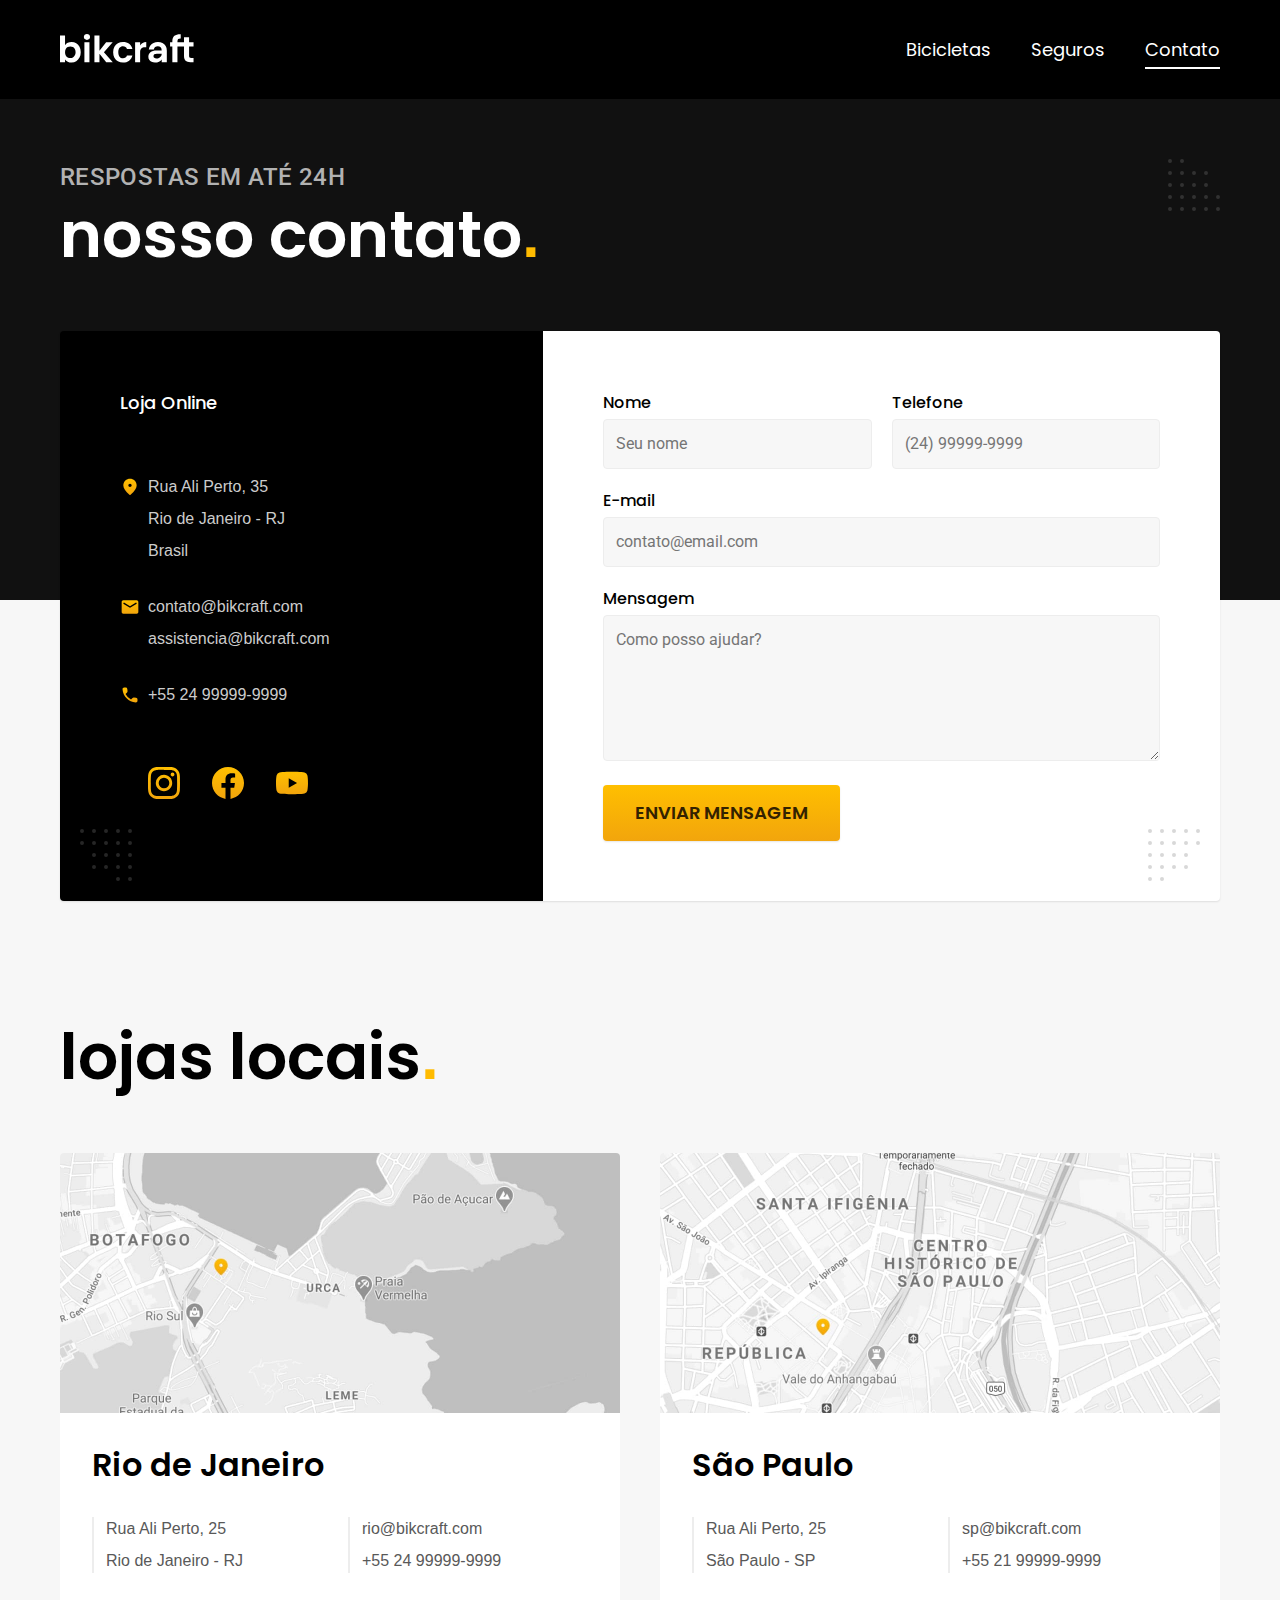
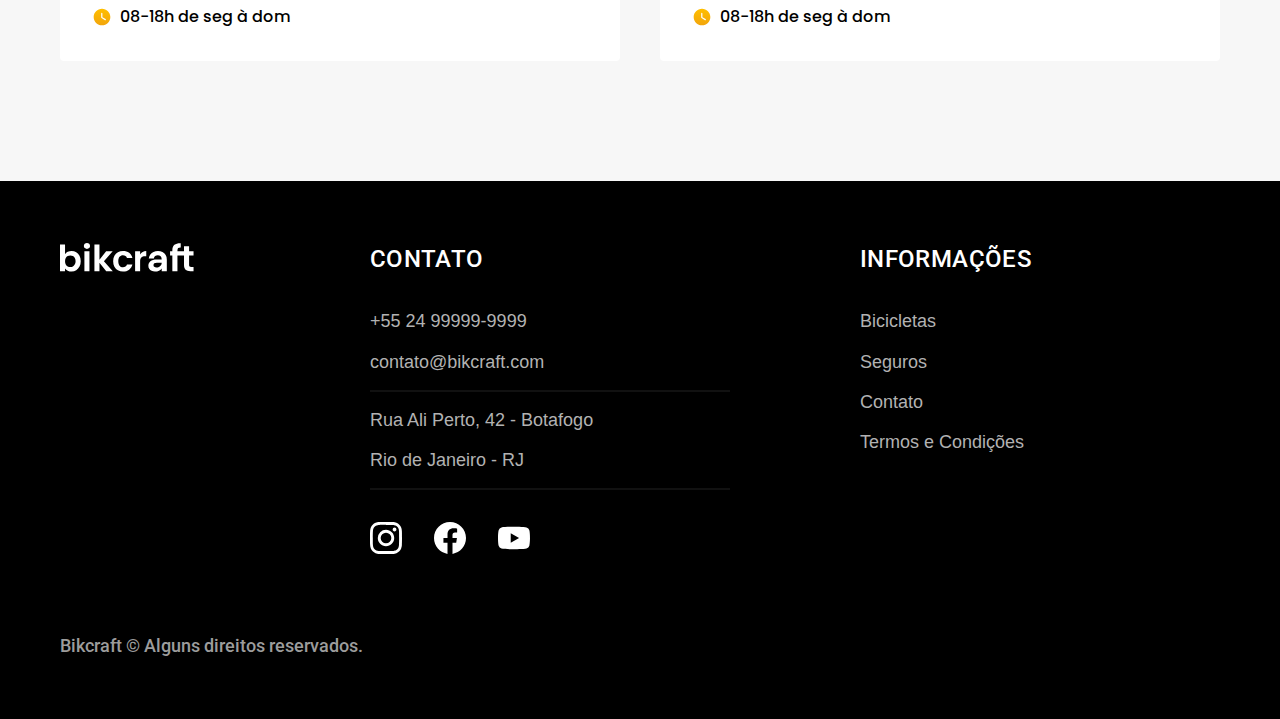
<file: contact.html>
<!DOCTYPE html>
<html lang="pt-br">
  <head>
    <meta charset="UTF-8" />
    <meta name="viewport" content="width=device-width, initial-scale=1.0" />
    <title>Contato | Bikcraft</title>
    <meta name="description" content="Página de contato." />
    <link rel="icon" href="./favicon.svg" type="image/svg+xml" />

    <link rel="preload" href="./css/style.min.css" as="style" />
    <link rel="stylesheet" href="./css/style.min.css" />
    <script>
      document.documentElement.classList.add('js')
    </script>
  </head>
  <body id="contact">
    <header class="header-bg cor-12">
      <div class="header container">
        <a href="/">
          <svg
            width="136"
            height="32"
            fill="none"
            xmlns="http://www.w3.org/2000/svg"
          >
            <path
              d="M5.04 13.196c.648-.96 1.536-1.74 2.664-2.34 1.152-.6 2.46-.9 3.924-.9 1.704 0 3.24.42 4.608 1.26 1.392.84 2.484 2.04 3.276 3.6.816 1.536 1.224 3.324 1.224 5.364s-.408 3.852-1.224 5.436c-.792 1.56-1.884 2.772-3.276 3.636-1.368.864-2.904 1.296-4.608 1.296-1.488 0-2.796-.288-3.924-.864-1.104-.6-1.992-1.368-2.664-2.304v2.844H0V3.584h5.04v9.612Zm10.548 6.984c0-1.2-.252-2.232-.756-3.096-.48-.888-1.128-1.56-1.944-2.016a5.104 5.104 0 0 0-2.592-.684c-.912 0-1.776.24-2.592.72-.792.456-1.44 1.128-1.944 2.016-.48.888-.72 1.932-.72 3.132 0 1.2.24 2.244.72 3.132.504.888 1.152 1.572 1.944 2.052.816.456 1.68.684 2.592.684.936 0 1.8-.24 2.592-.72.816-.48 1.464-1.164 1.944-2.052.504-.888.756-1.944.756-3.168ZM26.954 7.904c-.888 0-1.632-.276-2.232-.828-.576-.576-.864-1.284-.864-2.124 0-.84.288-1.536.864-2.088.6-.576 1.344-.864 2.232-.864.888 0 1.62.288 2.196.864.6.552.9 1.248.9 2.088 0 .84-.3 1.548-.9 2.124-.576.552-1.308.828-2.196.828Zm2.484 2.376v19.944h-5.04V10.28h5.04Zm16.788 19.944-6.768-8.496v8.496h-5.04V3.584h5.04V18.74l6.696-8.46h6.552l-8.784 10.008 8.856 9.936h-6.552Zm6.919-9.972c0-2.064.42-3.864 1.26-5.4.84-1.56 2.004-2.76 3.492-3.6 1.488-.864 3.192-1.296 5.112-1.296 2.472 0 4.512.624 6.12 1.872 1.632 1.224 2.724 2.952 3.276 5.184H66.97c-.288-.864-.78-1.536-1.476-2.016-.672-.504-1.512-.756-2.52-.756-1.44 0-2.58.528-3.42 1.584-.84 1.032-1.26 2.508-1.26 4.428 0 1.896.42 3.372 1.26 4.428.84 1.032 1.98 1.548 3.42 1.548 2.04 0 3.372-.912 3.996-2.736h5.436c-.552 2.16-1.644 3.876-3.276 5.148-1.632 1.272-3.672 1.908-6.12 1.908-1.92 0-3.624-.42-5.112-1.26a9.161 9.161 0 0 1-3.492-3.6c-.84-1.56-1.26-3.372-1.26-5.436h-.001Zm26.993-6.876a7.133 7.133 0 0 1 2.52-2.484c1.056-.6 2.256-.9 3.6-.9v5.292h-1.332c-1.584 0-2.784.372-3.6 1.116-.792.744-1.188 2.04-1.188 3.888v9.936h-5.04V10.28h5.04v3.096Zm21.574 14.004c-.552.912-1.452 1.68-2.7 2.304-1.248.6-2.592.9-4.032.9-1.248 0-2.376-.252-3.384-.756s-1.8-1.2-2.376-2.088c-.576-.888-.864-1.908-.864-3.06 0-1.848.684-3.36 2.052-4.536 1.392-1.176 3.468-1.764 6.228-1.764h5.076c-.048-1.272-.42-2.28-1.116-3.024-.672-.768-1.608-1.152-2.808-1.152-1.056 0-1.932.288-2.628.864-.696.552-1.14 1.332-1.332 2.34h-5.04c.24-1.44.756-2.724 1.548-3.852a8.143 8.143 0 0 1 3.168-2.664c1.32-.648 2.796-.972 4.428-.972 1.68 0 3.192.348 4.536 1.044a7.7 7.7 0 0 1 3.204 2.988c.768 1.296 1.152 2.82 1.152 4.572v11.7h-5.112V27.38Zm-5.256-.864c.84 0 1.656-.18 2.448-.54.816-.36 1.488-.9 2.016-1.62.528-.72.792-1.572.792-2.556v-.144h-4.788c-1.152 0-2.016.228-2.592.684-.552.456-.828 1.056-.828 1.8 0 .72.252 1.296.756 1.728.528.432 1.26.648 2.196.648Zm20.997-12.096v15.804h-5.112V14.42h-2.268v-4.14h2.268V9.272c0-2.448.696-4.248 2.088-5.4 1.392-1.152 3.492-1.692 6.3-1.62V6.5c-1.224-.024-2.076.18-2.556.612s-.72 1.212-.72 2.34v.828h6.55V5.348h5.076v4.932h4.464v4.14h-4.464v9.648c0 .672.156 1.164.468 1.476.336.288.888.432 1.656.432h2.34v4.248h-3.168c-4.248 0-6.372-2.064-6.372-6.192V14.42h-6.55Z"
              fill="#fff"
            />
          </svg>
        </a>
        <nav aria-label="primaria">
          <ul class="header-menu">
            <li><a href="./bikes.html">Bicicletas</a></li>
            <li><a href="./insurance.html">Seguros</a></li>
            <li><a href="./contact.html">Contato</a></li>
          </ul>
        </nav>
      </div>
    </header>

    <main>
      <div class="title-bg">
        <div class="title container">
          <p class="font-2-l-b cor-5">Respostas em até 24h</p>
          <h1 class="font-1-xxl cor-0">
            Nosso contato<span class="cor-p1">.</span>
          </h1>
        </div>
      </div>

      <div class="contact container">
        <section class="contact-details" aria-label="Endereço">
          <h2 class="font-1-m cor-0">Loja Online</h2>
          <div class="contact-address font-2-s cor-4">
            <p>Rua Ali Perto, 35</p>
            <p>Rio de Janeiro - RJ</p>
            <p>Brasil</p>
          </div>
          <address class="contact-mail font-2-s">
            <a href="mailto:contato@bikcraft.com">contato@bikcraft.com</a>
            <a href="mailto:assistencia@bikcraft.com"
              >assistencia@bikcraft.com</a
            >
            <a href="tel:+5524999999999">+55 24 99999-9999</a>
          </address>
          <div class="contact-socials">
            <a href="">
              <img src="./img/redes/instagram-p.svg" alt="Instagram" />
            </a>
            <a href="">
              <img src="./img/redes/facebook-p.svg" alt="Facebook" />
            </a>
            <a href="">
              <img src="./img/redes/youtube-p.svg" alt="YouTube" />
            </a>
          </div>
        </section>

        <section class="contact-form" aria-label="Formulário">
          <form class="form" action="./contact.html">
            <div>
              <label for="name">Nome</label>
              <input type="text" id="name" name="name" placeholder="Seu nome" />
            </div>
            <div>
              <label for="phone">Telefone</label>
              <input
                type="text"
                id="phone"
                name="phone"
                placeholder="(24) 99999-9999"
              />
            </div>
            <div class="col-2">
              <label for="email">E-mail</label>
              <input
                type="email"
                id="email"
                name="email"
                placeholder="contato@email.com"
              />
            </div>
            <div class="col-2">
              <label for="message">Mensagem</label>
              <textarea
                rows="5"
                id="message"
                name="message"
                placeholder="Como posso ajudar?"
              ></textarea>
            </div>
            <button class="btn">Enviar mensagem</button>
          </form>
        </section>
      </div>
    </main>

    <article class="stores container">
      <h2 class="font-1-xxl">Lojas locais<span class="cor-p1">.</span></h2>
      <div class="stores-item">
        <img
          src="./img/lojas/rj.jpg"
          alt="Mapa mostrando o endereço da loja no Rio de Janeiro"
        />
        <div class="stores-content">
          <h3 class="font-1-xl">Rio de Janeiro</h3>
          <div class="stores-details font-2-s cor-8">
            <p>Rua Ali Perto, 25</p>
            <p>Rio de Janeiro - RJ</p>
          </div>
          <div class="stores-details font-2-s">
            <a href="mailto:rio@bikcraft.com">rio@bikcraft.com</a>
            <a href="tel:+5524999999999">+55 24 99999-9999</a>
          </div>
          <p class="stores-time font-1-s">
            <img src="./img/icones/horario.svg" alt="" /> 08-18h de seg à dom
          </p>
        </div>
      </div>
      <div class="stores-item">
        <img
          src="./img/lojas/sp.jpg"
          alt="Mapa mostrando o endereço da loja em São Paulo"
        />
        <div class="stores-content">
          <h3 class="font-1-xl">São Paulo</h3>
          <div class="stores-details font-2-s cor-8">
            <p>Rua Ali Perto, 25</p>
            <p>São Paulo - SP</p>
          </div>
          <div class="stores-details font-2-s cor-8">
            <a href="mailto:sp@bikcraft.com">sp@bikcraft.com</a>
            <a href="tel:+5521999999999">+55 21 99999-9999</a>
          </div>
          <p class="stores-time font-1-s">
            <img src="./img/icones/horario.svg" alt="" /> 08-18h de seg à dom
          </p>
        </div>
      </div>
    </article>

    <footer class="footer-bg cor-12">
      <div class="footer container">
        <img src="./img/bikcraft.svg" alt="Bikcraft" />
        <div class="footer-contact">
          <h3 class="font-2-l-b cor-0">Contato</h3>
          <ul class="font-2-m cor-5">
            <li><a href="tel:+5524999999999">+55 24 99999-9999</a></li>
            <li>
              <a href="mailto:contato@bikcraft.com">contato@bikcraft.com</a>
            </li>
            <li>Rua Ali Perto, 42 - Botafogo</li>
            <li>Rio de Janeiro - RJ</li>
          </ul>
          <div class="footer-socials">
            <a href="">
              <img src="./img/redes/instagram.svg" alt="Instagram" />
            </a>
            <a href="">
              <img src="./img/redes/facebook.svg" alt="Facebook" />
            </a>
            <a href="">
              <img src="./img/redes/youtube.svg" alt="YouTube" />
            </a>
          </div>
        </div>
        <div class="footer-info">
          <h3 class="font-2-l-b cor-0">Informações</h3>
          <nav>
            <ul class="font-1-m cor-5">
              <li><a href="./bikes.html">Bicicletas</a></li>
              <li><a href="./insurance.html">Seguros</a></li>
              <li><a href="./contact.html">Contato</a></li>
              <li><a href="./terms.html">Termos e Condições</a></li>
            </ul>
          </nav>
        </div>
        <p class="footer-copy font-2-m cor-6">
          Bikcraft © Alguns direitos reservados.
        </p>
      </div>
    </footer>

    <script src="./js/script.js"></script>
  </body>
</html>
</file>
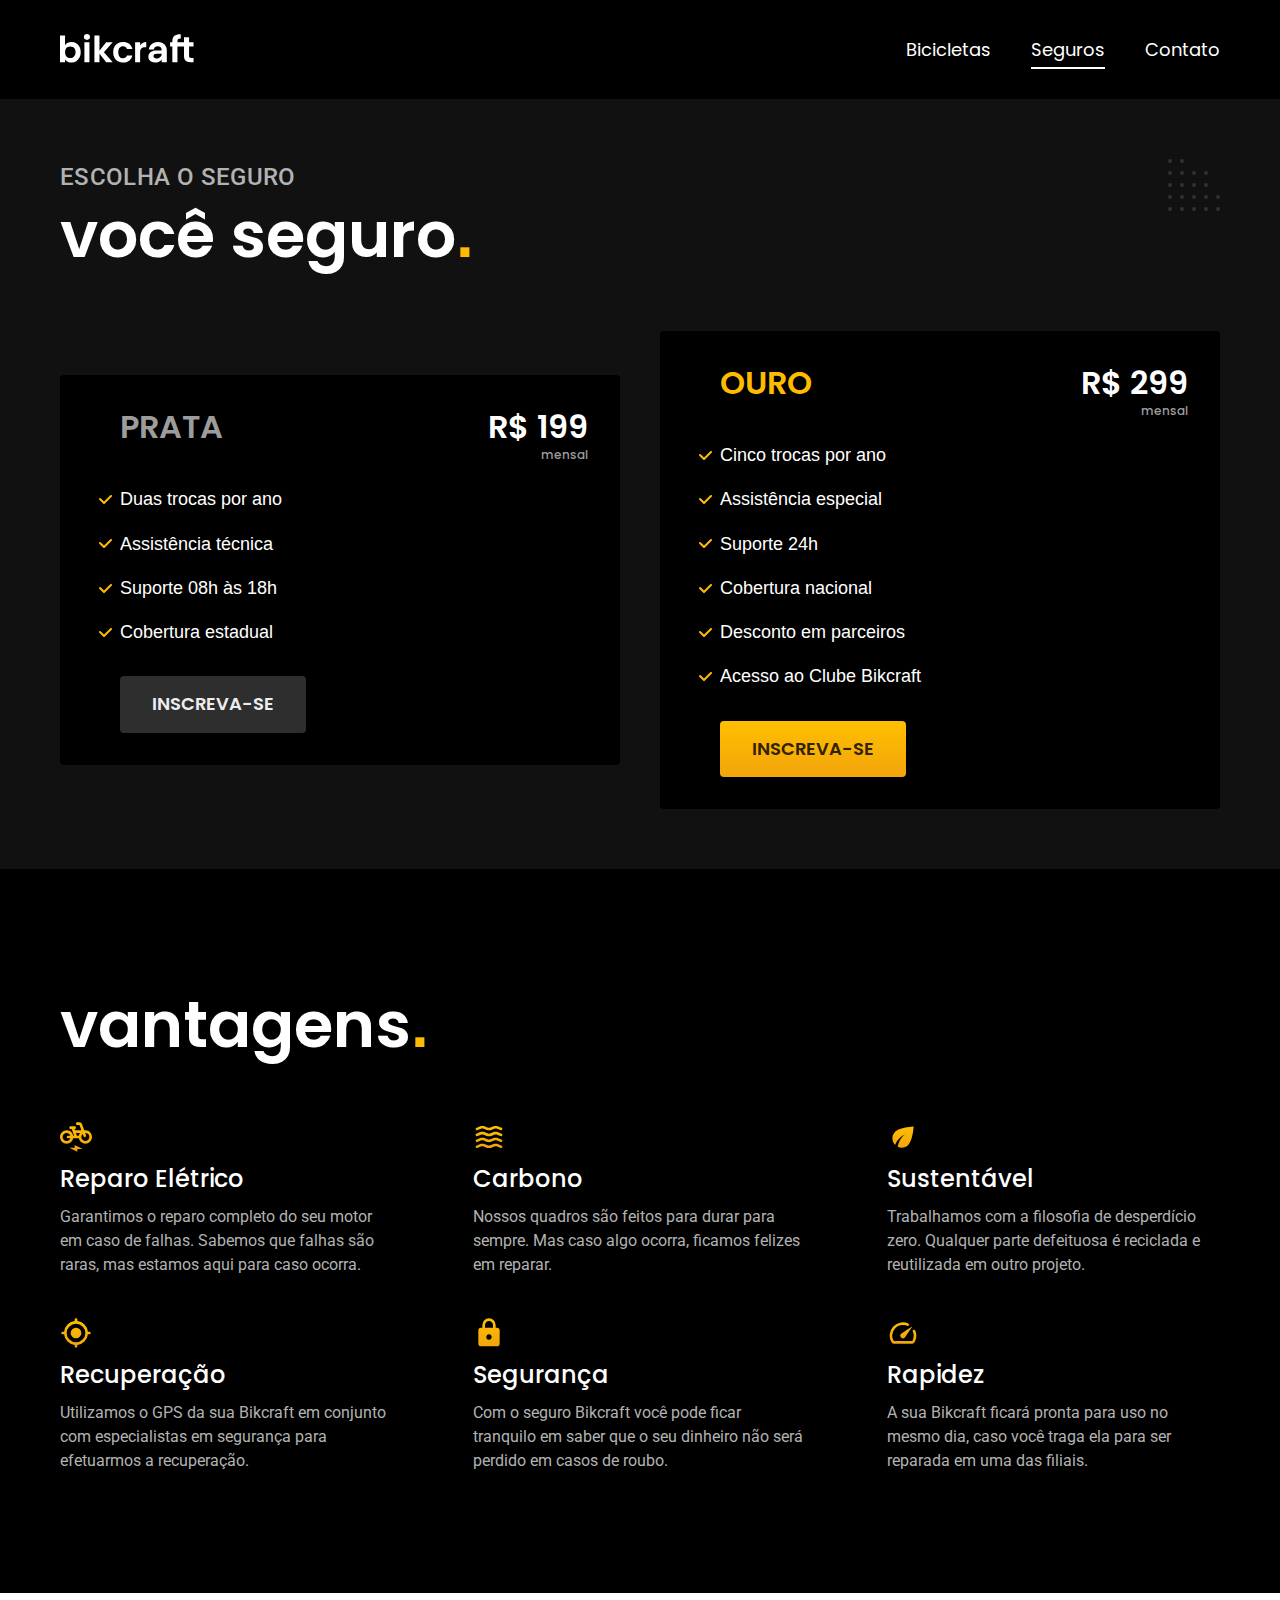
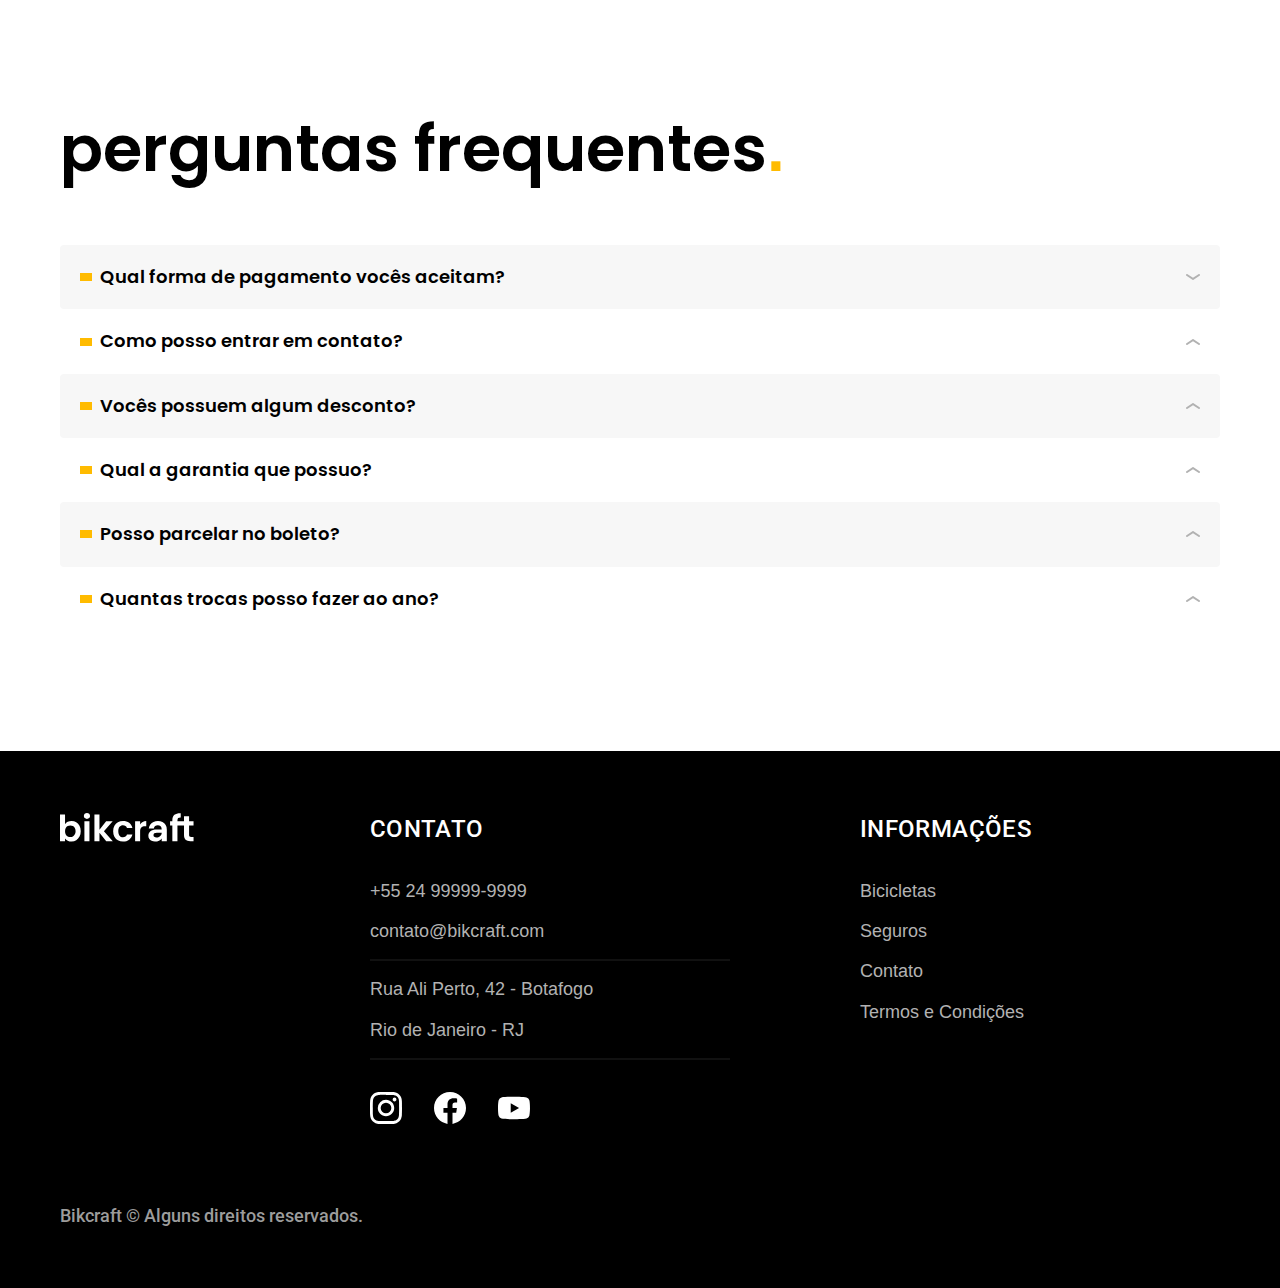
<file: insurance.html>
<!DOCTYPE html>
<html lang="pt-br">
  <head>
    <meta charset="UTF-8" />
    <meta name="viewport" content="width=device-width, initial-scale=1.0" />
    <title>Seguros | Bikcraft</title>
    <meta name="description" content="Seguros." />
    <link rel="icon" href="./favicon.svg" type="image/svg+xml" />

    <link rel="preload" href="./css/style.min.css" as="style" />
    <link rel="stylesheet" href="./css/style.min.css" />
    <script>
      document.documentElement.classList.add('js')
    </script>
  </head>
  <body id="insurance">
    <header class="header-bg cor-12">
      <div class="header container">
        <a href="/">
          <svg
            width="136"
            height="32"
            fill="none"
            xmlns="http://www.w3.org/2000/svg"
          >
            <path
              d="M5.04 13.196c.648-.96 1.536-1.74 2.664-2.34 1.152-.6 2.46-.9 3.924-.9 1.704 0 3.24.42 4.608 1.26 1.392.84 2.484 2.04 3.276 3.6.816 1.536 1.224 3.324 1.224 5.364s-.408 3.852-1.224 5.436c-.792 1.56-1.884 2.772-3.276 3.636-1.368.864-2.904 1.296-4.608 1.296-1.488 0-2.796-.288-3.924-.864-1.104-.6-1.992-1.368-2.664-2.304v2.844H0V3.584h5.04v9.612Zm10.548 6.984c0-1.2-.252-2.232-.756-3.096-.48-.888-1.128-1.56-1.944-2.016a5.104 5.104 0 0 0-2.592-.684c-.912 0-1.776.24-2.592.72-.792.456-1.44 1.128-1.944 2.016-.48.888-.72 1.932-.72 3.132 0 1.2.24 2.244.72 3.132.504.888 1.152 1.572 1.944 2.052.816.456 1.68.684 2.592.684.936 0 1.8-.24 2.592-.72.816-.48 1.464-1.164 1.944-2.052.504-.888.756-1.944.756-3.168ZM26.954 7.904c-.888 0-1.632-.276-2.232-.828-.576-.576-.864-1.284-.864-2.124 0-.84.288-1.536.864-2.088.6-.576 1.344-.864 2.232-.864.888 0 1.62.288 2.196.864.6.552.9 1.248.9 2.088 0 .84-.3 1.548-.9 2.124-.576.552-1.308.828-2.196.828Zm2.484 2.376v19.944h-5.04V10.28h5.04Zm16.788 19.944-6.768-8.496v8.496h-5.04V3.584h5.04V18.74l6.696-8.46h6.552l-8.784 10.008 8.856 9.936h-6.552Zm6.919-9.972c0-2.064.42-3.864 1.26-5.4.84-1.56 2.004-2.76 3.492-3.6 1.488-.864 3.192-1.296 5.112-1.296 2.472 0 4.512.624 6.12 1.872 1.632 1.224 2.724 2.952 3.276 5.184H66.97c-.288-.864-.78-1.536-1.476-2.016-.672-.504-1.512-.756-2.52-.756-1.44 0-2.58.528-3.42 1.584-.84 1.032-1.26 2.508-1.26 4.428 0 1.896.42 3.372 1.26 4.428.84 1.032 1.98 1.548 3.42 1.548 2.04 0 3.372-.912 3.996-2.736h5.436c-.552 2.16-1.644 3.876-3.276 5.148-1.632 1.272-3.672 1.908-6.12 1.908-1.92 0-3.624-.42-5.112-1.26a9.161 9.161 0 0 1-3.492-3.6c-.84-1.56-1.26-3.372-1.26-5.436h-.001Zm26.993-6.876a7.133 7.133 0 0 1 2.52-2.484c1.056-.6 2.256-.9 3.6-.9v5.292h-1.332c-1.584 0-2.784.372-3.6 1.116-.792.744-1.188 2.04-1.188 3.888v9.936h-5.04V10.28h5.04v3.096Zm21.574 14.004c-.552.912-1.452 1.68-2.7 2.304-1.248.6-2.592.9-4.032.9-1.248 0-2.376-.252-3.384-.756s-1.8-1.2-2.376-2.088c-.576-.888-.864-1.908-.864-3.06 0-1.848.684-3.36 2.052-4.536 1.392-1.176 3.468-1.764 6.228-1.764h5.076c-.048-1.272-.42-2.28-1.116-3.024-.672-.768-1.608-1.152-2.808-1.152-1.056 0-1.932.288-2.628.864-.696.552-1.14 1.332-1.332 2.34h-5.04c.24-1.44.756-2.724 1.548-3.852a8.143 8.143 0 0 1 3.168-2.664c1.32-.648 2.796-.972 4.428-.972 1.68 0 3.192.348 4.536 1.044a7.7 7.7 0 0 1 3.204 2.988c.768 1.296 1.152 2.82 1.152 4.572v11.7h-5.112V27.38Zm-5.256-.864c.84 0 1.656-.18 2.448-.54.816-.36 1.488-.9 2.016-1.62.528-.72.792-1.572.792-2.556v-.144h-4.788c-1.152 0-2.016.228-2.592.684-.552.456-.828 1.056-.828 1.8 0 .72.252 1.296.756 1.728.528.432 1.26.648 2.196.648Zm20.997-12.096v15.804h-5.112V14.42h-2.268v-4.14h2.268V9.272c0-2.448.696-4.248 2.088-5.4 1.392-1.152 3.492-1.692 6.3-1.62V6.5c-1.224-.024-2.076.18-2.556.612s-.72 1.212-.72 2.34v.828h6.55V5.348h5.076v4.932h4.464v4.14h-4.464v9.648c0 .672.156 1.164.468 1.476.336.288.888.432 1.656.432h2.34v4.248h-3.168c-4.248 0-6.372-2.064-6.372-6.192V14.42h-6.55Z"
              fill="#fff"
            />
          </svg>
        </a>
        <nav aria-label="primaria">
          <ul class="header-menu">
            <li><a href="./bikes.html">Bicicletas</a></li>
            <li><a href="./insurance.html">Seguros</a></li>
            <li><a href="./contact.html">Contato</a></li>
          </ul>
        </nav>
      </div>
    </header>

    <main class="insurance-bg">
      <div class="title-bg">
        <div class="title container">
          <p class="font-2-l-b cor-5">Escolha o seguro</p>
          <h1 class="font-1-xxl cor-0">
            Você seguro<span class="cor-p1">.</span>
          </h1>
        </div>
      </div>

      <div class="insurance container cor-0">
        <div class="insurance-item fadeInDown" data-anime="200">
          <h3 class="font-1-xl cor-6">Prata</h3>
          <span class="font-1-xl"
            >R$ 199 <span class="font-1-xs cor-6">mensal</span></span
          >
          <ul class="font-2-m">
            <li>Duas trocas por ano</li>
            <li>Assistência técnica</li>
            <li>Suporte 08h às 18h</li>
            <li>Cobertura estadual</li>
          </ul>
          <a
            class="btn secondary"
            href="./budget.html?type=insurance&product=silver"
            >Inscreva-se</a
          >
        </div>

        <div class="insurance-item fadeInDown" data-anime="400">
          <h3 class="font-1-xl cor-p1">Ouro</h3>
          <span class="font-1-xl"
            >R$ 299 <span class="font-1-xs cor-6">mensal</span></span
          >
          <ul class="font-2-m">
            <li>Cinco trocas por ano</li>
            <li>Assistência especial</li>
            <li>Suporte 24h</li>
            <li>Cobertura nacional</li>
            <li>Desconto em parceiros</li>
            <li>Acesso ao Clube Bikcraft</li>
          </ul>
          <a class="btn" href="./budget.html?type=insurance&product=gold"
            >Inscreva-se</a
          >
        </div>
      </div>
    </main>

    <article class="advantages-bg cor-12">
      <div class="advantages container">
        <h2 class="font-1-xxl cor-0">Vantagens<span class="cor-p1">.</span></h2>
        <ul>
          <li>
            <img src="./img/icones/eletrica.svg" alt="" />
            <h3 class="font-1-l cor-0">Reparo Elétrico</h3>
            <p class="font-2-s cor-5">
              Garantimos o reparo completo do seu motor em caso de falhas.
              Sabemos que falhas são raras, mas estamos aqui para caso ocorra.
            </p>
          </li>
          <li>
            <img src="./img/icones/carbono.svg" alt="" />
            <h3 class="font-1-l cor-0">Carbono</h3>
            <p class="font-2-s cor-5">
              Nossos quadros são feitos para durar para sempre. Mas caso algo
              ocorra, ficamos felizes em reparar.
            </p>
          </li>
          <li>
            <img src="./img/icones/sustentavel.svg" alt="" />
            <h3 class="font-1-l cor-0">Sustentável</h3>
            <p class="font-2-s cor-5">
              Trabalhamos com a filosofia de desperdício zero. Qualquer parte
              defeituosa é reciclada e reutilizada em outro projeto.
            </p>
          </li>
          <li>
            <img src="./img/icones/rastreador.svg" alt="" />
            <h3 class="font-1-l cor-0">Recuperação</h3>
            <p class="font-2-s cor-5">
              Utilizamos o GPS da sua Bikcraft em conjunto com especialistas em
              segurança para efetuarmos a recuperação.
            </p>
          </li>
          <li>
            <img src="./img/icones/seguro.svg" alt="" />
            <h3 class="font-1-l cor-0">Segurança</h3>
            <p class="font-2-s cor-5">
              Com o seguro Bikcraft você pode ficar tranquilo em saber que o seu
              dinheiro não será perdido em casos de roubo.
            </p>
          </li>
          <li>
            <img src="./img/icones/velocidade.svg" alt="" />
            <h3 class="font-1-l cor-0">Rapidez</h3>
            <p class="font-2-s cor-5">
              A sua Bikcraft ficará pronta para uso no mesmo dia, caso você
              traga ela para ser reparada em uma das filiais.
            </p>
          </li>
        </ul>
      </div>
    </article>

    <article class="faq container">
      <h2 class="font-1-xxl">
        Perguntas frequentes<span class="cor-p1">.</span>
      </h2>
      <dl>
        <div>
          <dt>
            <button
              class="font-1-m-b"
              aria-controls="question1"
              aria-expanded="true"
            >
              Qual forma de pagamento vocês aceitam?
            </button>
          </dt>
          <dd id="question1" class="font-2-s cor-9">
            Aceitamos pagamentos parcelados em todos os cartões de crédito. Para
            pagamentos à vista também aceitarmos PIX e Boleto através do
            PagSeguro.
          </dd>
        </div>
        <div>
          <dt>
            <button
              class="font-1-m-b"
              aria-controls="question2"
              aria-expanded="false"
            >
              Como posso entrar em contato?
            </button>
          </dt>
          <dd id="question2" class="font-2-s cor-9">
            Aceitamos pagamentos parcelados em todos os cartões de crédito. Para
            pagamentos à vista também aceitarmos PIX e Boleto através do
            PagSeguro.
          </dd>
        </div>
        <div>
          <dt>
            <button
              class="font-1-m-b"
              aria-controls="question3"
              aria-expanded="false"
            >
              Vocês possuem algum desconto?
            </button>
          </dt>
          <dd id="question3" class="font-2-s cor-9">
            Aceitamos pagamentos parcelados em todos os cartões de crédito. Para
            pagamentos à vista também aceitarmos PIX e Boleto através do
            PagSeguro.
          </dd>
        </div>
        <div>
          <dt>
            <button
              class="font-1-m-b"
              aria-controls="question4"
              aria-expanded="false"
            >
              Qual a garantia que possuo?
            </button>
          </dt>
          <dd id="question4" class="font-2-s cor-9">
            Aceitamos pagamentos parcelados em todos os cartões de crédito. Para
            pagamentos à vista também aceitarmos PIX e Boleto através do
            PagSeguro.
          </dd>
        </div>
        <div>
          <dt>
            <button
              class="font-1-m-b"
              aria-controls="question5"
              aria-expanded="false"
            >
              Posso parcelar no boleto?
            </button>
          </dt>
          <dd id="question5" class="font-2-s cor-9">
            Aceitamos pagamentos parcelados em todos os cartões de crédito. Para
            pagamentos à vista também aceitarmos PIX e Boleto através do
            PagSeguro.
          </dd>
        </div>
        <div>
          <dt>
            <button
              class="font-1-m-b"
              aria-controls="question6"
              aria-expanded="false"
            >
              Quantas trocas posso fazer ao ano?
            </button>
          </dt>
          <dd id="question6" class="font-2-s cor-9">
            Aceitamos pagamentos parcelados em todos os cartões de crédito. Para
            pagamentos à vista também aceitarmos PIX e Boleto através do
            PagSeguro.
          </dd>
        </div>
      </dl>
    </article>

    <footer class="footer-bg cor-12">
      <div class="footer container">
        <img src="./img/bikcraft.svg" alt="Bikcraft" />
        <div class="footer-contact">
          <h3 class="font-2-l-b cor-0">Contato</h3>
          <ul class="font-2-m cor-5">
            <li><a href="tel:+5524999999999">+55 24 99999-9999</a></li>
            <li>
              <a href="mailto:contato@bikcraft.com">contato@bikcraft.com</a>
            </li>
            <li>Rua Ali Perto, 42 - Botafogo</li>
            <li>Rio de Janeiro - RJ</li>
          </ul>
          <div class="footer-socials">
            <a href="">
              <img src="./img/redes/instagram.svg" alt="Instagram" />
            </a>
            <a href="">
              <img src="./img/redes/facebook.svg" alt="Facebook" />
            </a>
            <a href="">
              <img src="./img/redes/youtube.svg" alt="YouTube" />
            </a>
          </div>
        </div>
        <div class="footer-info">
          <h3 class="font-2-l-b cor-0">Informações</h3>
          <nav>
            <ul class="font-1-m cor-5">
              <li><a href="./bikes.html">Bicicletas</a></li>
              <li><a href="./insurance.html">Seguros</a></li>
              <li><a href="./contact.html">Contato</a></li>
              <li><a href="./terms.html">Termos e Condições</a></li>
            </ul>
          </nav>
        </div>
        <p class="footer-copy font-2-m cor-6">
          Bikcraft © Alguns direitos reservados.
        </p>
      </div>
    </footer>

    <script src="./js/plugins/simple-anime.js"></script>
    <script src="./js/script.js"></script>
  </body>
</html>
</file>
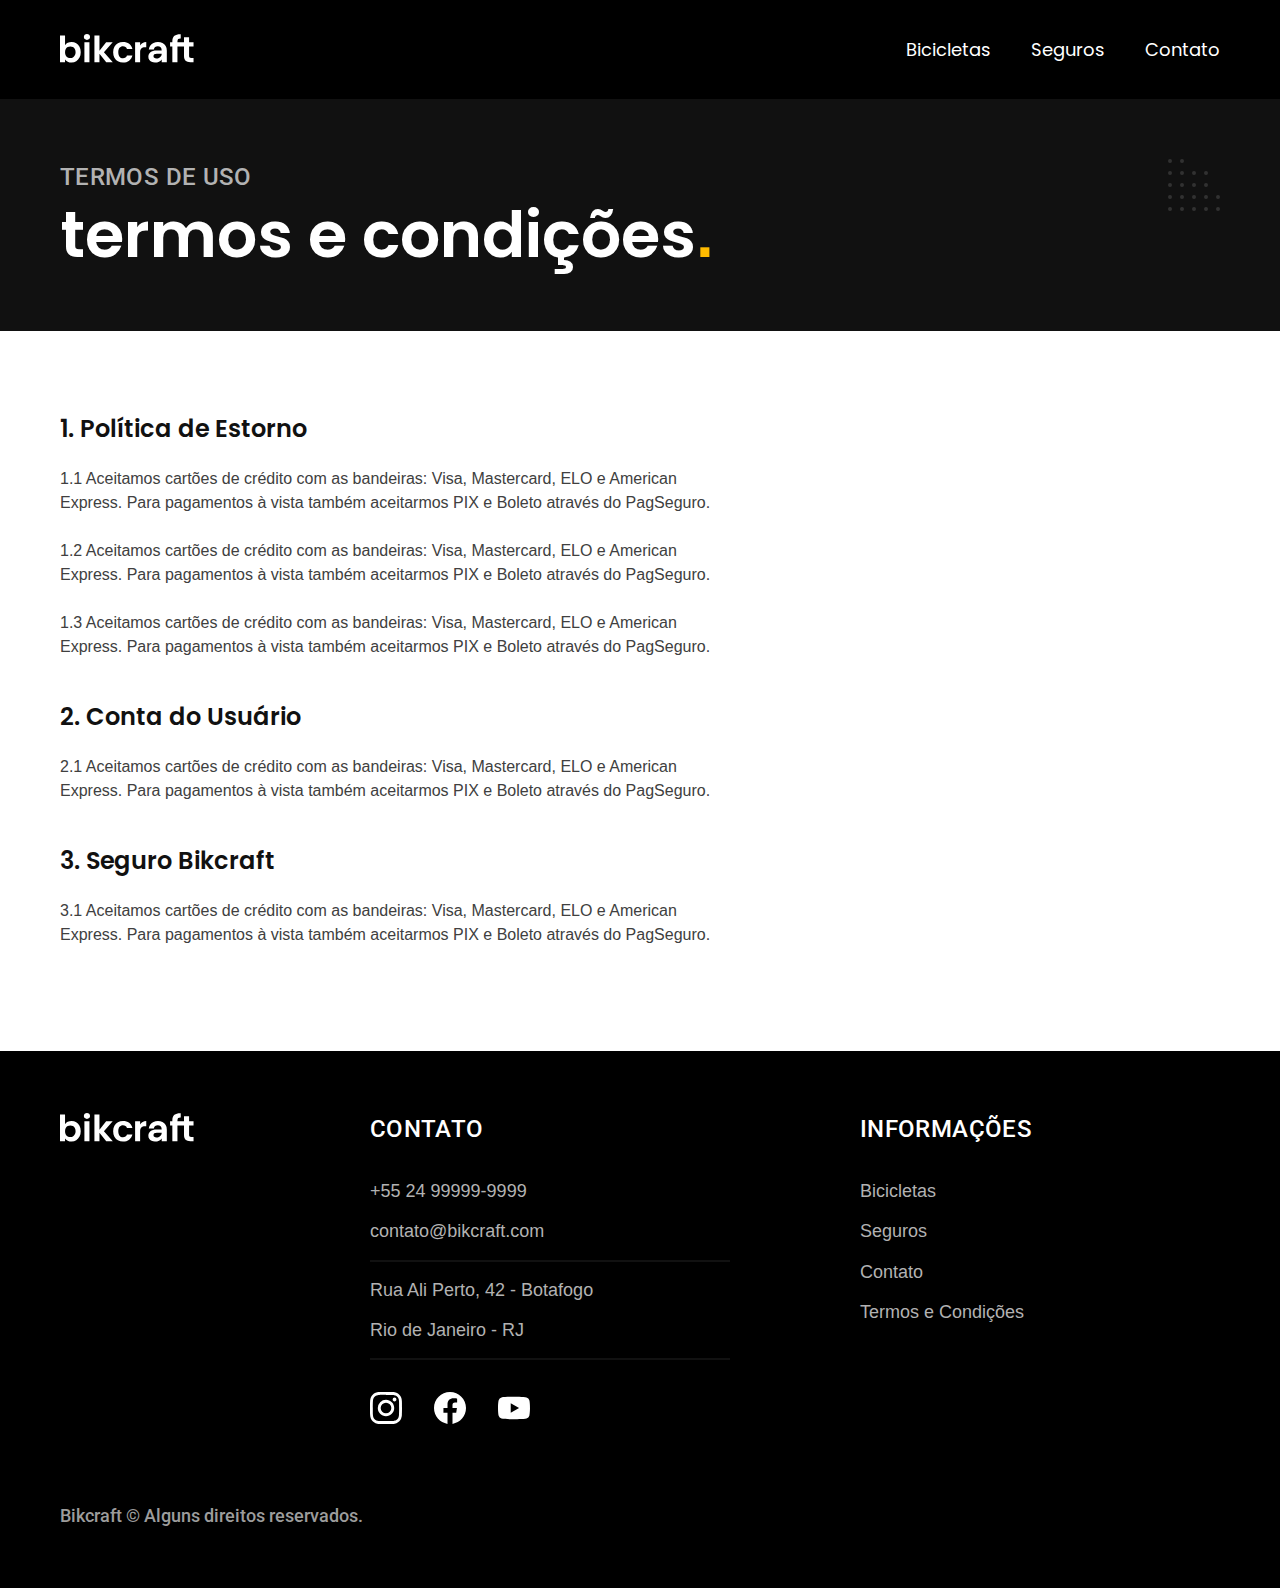
<file: terms.html>
<!DOCTYPE html>
<html lang="pt-br">
  <head>
    <meta charset="UTF-8" />
    <meta name="viewport" content="width=device-width, initial-scale=1.0" />
    <title>Termos e Condições | Bikcraft</title>
    <meta name="description" content="Termos e condições." />
    <link rel="icon" href="./favicon.svg" type="image/svg+xml" />

    <link rel="preload" href="./css/style.min.css" as="style" />
    <link rel="stylesheet" href="./css/style.min.css" />
    <script>
      document.documentElement.classList.add('js')
    </script>
  </head>
  <body id="terms">
    <header class="header-bg cor-12">
      <div class="header container">
        <a href="/">
          <svg
            width="136"
            height="32"
            fill="none"
            xmlns="http://www.w3.org/2000/svg"
          >
            <path
              d="M5.04 13.196c.648-.96 1.536-1.74 2.664-2.34 1.152-.6 2.46-.9 3.924-.9 1.704 0 3.24.42 4.608 1.26 1.392.84 2.484 2.04 3.276 3.6.816 1.536 1.224 3.324 1.224 5.364s-.408 3.852-1.224 5.436c-.792 1.56-1.884 2.772-3.276 3.636-1.368.864-2.904 1.296-4.608 1.296-1.488 0-2.796-.288-3.924-.864-1.104-.6-1.992-1.368-2.664-2.304v2.844H0V3.584h5.04v9.612Zm10.548 6.984c0-1.2-.252-2.232-.756-3.096-.48-.888-1.128-1.56-1.944-2.016a5.104 5.104 0 0 0-2.592-.684c-.912 0-1.776.24-2.592.72-.792.456-1.44 1.128-1.944 2.016-.48.888-.72 1.932-.72 3.132 0 1.2.24 2.244.72 3.132.504.888 1.152 1.572 1.944 2.052.816.456 1.68.684 2.592.684.936 0 1.8-.24 2.592-.72.816-.48 1.464-1.164 1.944-2.052.504-.888.756-1.944.756-3.168ZM26.954 7.904c-.888 0-1.632-.276-2.232-.828-.576-.576-.864-1.284-.864-2.124 0-.84.288-1.536.864-2.088.6-.576 1.344-.864 2.232-.864.888 0 1.62.288 2.196.864.6.552.9 1.248.9 2.088 0 .84-.3 1.548-.9 2.124-.576.552-1.308.828-2.196.828Zm2.484 2.376v19.944h-5.04V10.28h5.04Zm16.788 19.944-6.768-8.496v8.496h-5.04V3.584h5.04V18.74l6.696-8.46h6.552l-8.784 10.008 8.856 9.936h-6.552Zm6.919-9.972c0-2.064.42-3.864 1.26-5.4.84-1.56 2.004-2.76 3.492-3.6 1.488-.864 3.192-1.296 5.112-1.296 2.472 0 4.512.624 6.12 1.872 1.632 1.224 2.724 2.952 3.276 5.184H66.97c-.288-.864-.78-1.536-1.476-2.016-.672-.504-1.512-.756-2.52-.756-1.44 0-2.58.528-3.42 1.584-.84 1.032-1.26 2.508-1.26 4.428 0 1.896.42 3.372 1.26 4.428.84 1.032 1.98 1.548 3.42 1.548 2.04 0 3.372-.912 3.996-2.736h5.436c-.552 2.16-1.644 3.876-3.276 5.148-1.632 1.272-3.672 1.908-6.12 1.908-1.92 0-3.624-.42-5.112-1.26a9.161 9.161 0 0 1-3.492-3.6c-.84-1.56-1.26-3.372-1.26-5.436h-.001Zm26.993-6.876a7.133 7.133 0 0 1 2.52-2.484c1.056-.6 2.256-.9 3.6-.9v5.292h-1.332c-1.584 0-2.784.372-3.6 1.116-.792.744-1.188 2.04-1.188 3.888v9.936h-5.04V10.28h5.04v3.096Zm21.574 14.004c-.552.912-1.452 1.68-2.7 2.304-1.248.6-2.592.9-4.032.9-1.248 0-2.376-.252-3.384-.756s-1.8-1.2-2.376-2.088c-.576-.888-.864-1.908-.864-3.06 0-1.848.684-3.36 2.052-4.536 1.392-1.176 3.468-1.764 6.228-1.764h5.076c-.048-1.272-.42-2.28-1.116-3.024-.672-.768-1.608-1.152-2.808-1.152-1.056 0-1.932.288-2.628.864-.696.552-1.14 1.332-1.332 2.34h-5.04c.24-1.44.756-2.724 1.548-3.852a8.143 8.143 0 0 1 3.168-2.664c1.32-.648 2.796-.972 4.428-.972 1.68 0 3.192.348 4.536 1.044a7.7 7.7 0 0 1 3.204 2.988c.768 1.296 1.152 2.82 1.152 4.572v11.7h-5.112V27.38Zm-5.256-.864c.84 0 1.656-.18 2.448-.54.816-.36 1.488-.9 2.016-1.62.528-.72.792-1.572.792-2.556v-.144h-4.788c-1.152 0-2.016.228-2.592.684-.552.456-.828 1.056-.828 1.8 0 .72.252 1.296.756 1.728.528.432 1.26.648 2.196.648Zm20.997-12.096v15.804h-5.112V14.42h-2.268v-4.14h2.268V9.272c0-2.448.696-4.248 2.088-5.4 1.392-1.152 3.492-1.692 6.3-1.62V6.5c-1.224-.024-2.076.18-2.556.612s-.72 1.212-.72 2.34v.828h6.55V5.348h5.076v4.932h4.464v4.14h-4.464v9.648c0 .672.156 1.164.468 1.476.336.288.888.432 1.656.432h2.34v4.248h-3.168c-4.248 0-6.372-2.064-6.372-6.192V14.42h-6.55Z"
              fill="#fff"
            />
          </svg>
        </a>
        <nav aria-label="primaria">
          <ul class="header-menu">
            <li><a href="./bikes.html">Bicicletas</a></li>
            <li><a href="./insurance.html">Seguros</a></li>
            <li><a href="./contact.html">Contato</a></li>
          </ul>
        </nav>
      </div>
    </header>

    <main>
      <div class="title-bg">
        <div class="title container">
          <p class="font-2-l-b cor-5">Termos de uso</p>
          <h1 class="font-1-xxl cor-0">
            Termos e Condições<span class="cor-p1">.</span>
          </h1>
        </div>
      </div>
      <div class="terms container font-2-s cor-10">
        <h2 class="font-1-l cor-11">1. Política de Estorno</h2>
        <p>
          1.1 Aceitamos cartões de crédito com as bandeiras: Visa, Mastercard,
          ELO e American Express. Para pagamentos à vista também aceitarmos PIX
          e Boleto através do PagSeguro.
        </p>
        <p>
          1.2 Aceitamos cartões de crédito com as bandeiras: Visa, Mastercard,
          ELO e American Express. Para pagamentos à vista também aceitarmos PIX
          e Boleto através do PagSeguro.
        </p>
        <p>
          1.3 Aceitamos cartões de crédito com as bandeiras: Visa, Mastercard,
          ELO e American Express. Para pagamentos à vista também aceitarmos PIX
          e Boleto através do PagSeguro.
        </p>
        <h2 class="font-1-l cor-11">2. Conta do Usuário</h2>
        <p>
          2.1 Aceitamos cartões de crédito com as bandeiras: Visa, Mastercard,
          ELO e American Express. Para pagamentos à vista também aceitarmos PIX
          e Boleto através do PagSeguro.
        </p>
        <h2 class="font-1-l cor-11">3. Seguro Bikcraft</h2>
        <p>
          3.1 Aceitamos cartões de crédito com as bandeiras: Visa, Mastercard,
          ELO e American Express. Para pagamentos à vista também aceitarmos PIX
          e Boleto através do PagSeguro.
        </p>
      </div>
    </main>

    <footer class="footer-bg cor-12">
      <div class="footer container">
        <img src="./img/bikcraft.svg" alt="Bikcraft" />
        <div class="footer-contact">
          <h3 class="font-2-l-b cor-0">Contato</h3>
          <ul class="font-2-m cor-5">
            <li><a href="tel:+5524999999999">+55 24 99999-9999</a></li>
            <li>
              <a href="mailto:contato@bikcraft.com">contato@bikcraft.com</a>
            </li>
            <li>Rua Ali Perto, 42 - Botafogo</li>
            <li>Rio de Janeiro - RJ</li>
          </ul>
          <div class="footer-socials">
            <a href="">
              <img src="./img/redes/instagram.svg" alt="Instagram" />
            </a>
            <a href="">
              <img src="./img/redes/facebook.svg" alt="Facebook" />
            </a>
            <a href="">
              <img src="./img/redes/youtube.svg" alt="YouTube" />
            </a>
          </div>
        </div>
        <div class="footer-info">
          <h3 class="font-2-l-b cor-0">Informações</h3>
          <nav>
            <ul class="font-1-m cor-5">
              <li><a href="./bikes.html">Bicicletas</a></li>
              <li><a href="./insurance.html">Seguros</a></li>
              <li><a href="./contact.html">Contato</a></li>
              <li><a href="./terms.html">Termos e Condições</a></li>
            </ul>
          </nav>
        </div>
        <p class="footer-copy font-2-m cor-6">
          Bikcraft © Alguns direitos reservados.
        </p>
      </div>
    </footer>

    <script src="./js/script.js"></script>
  </body>
</html>
</file>
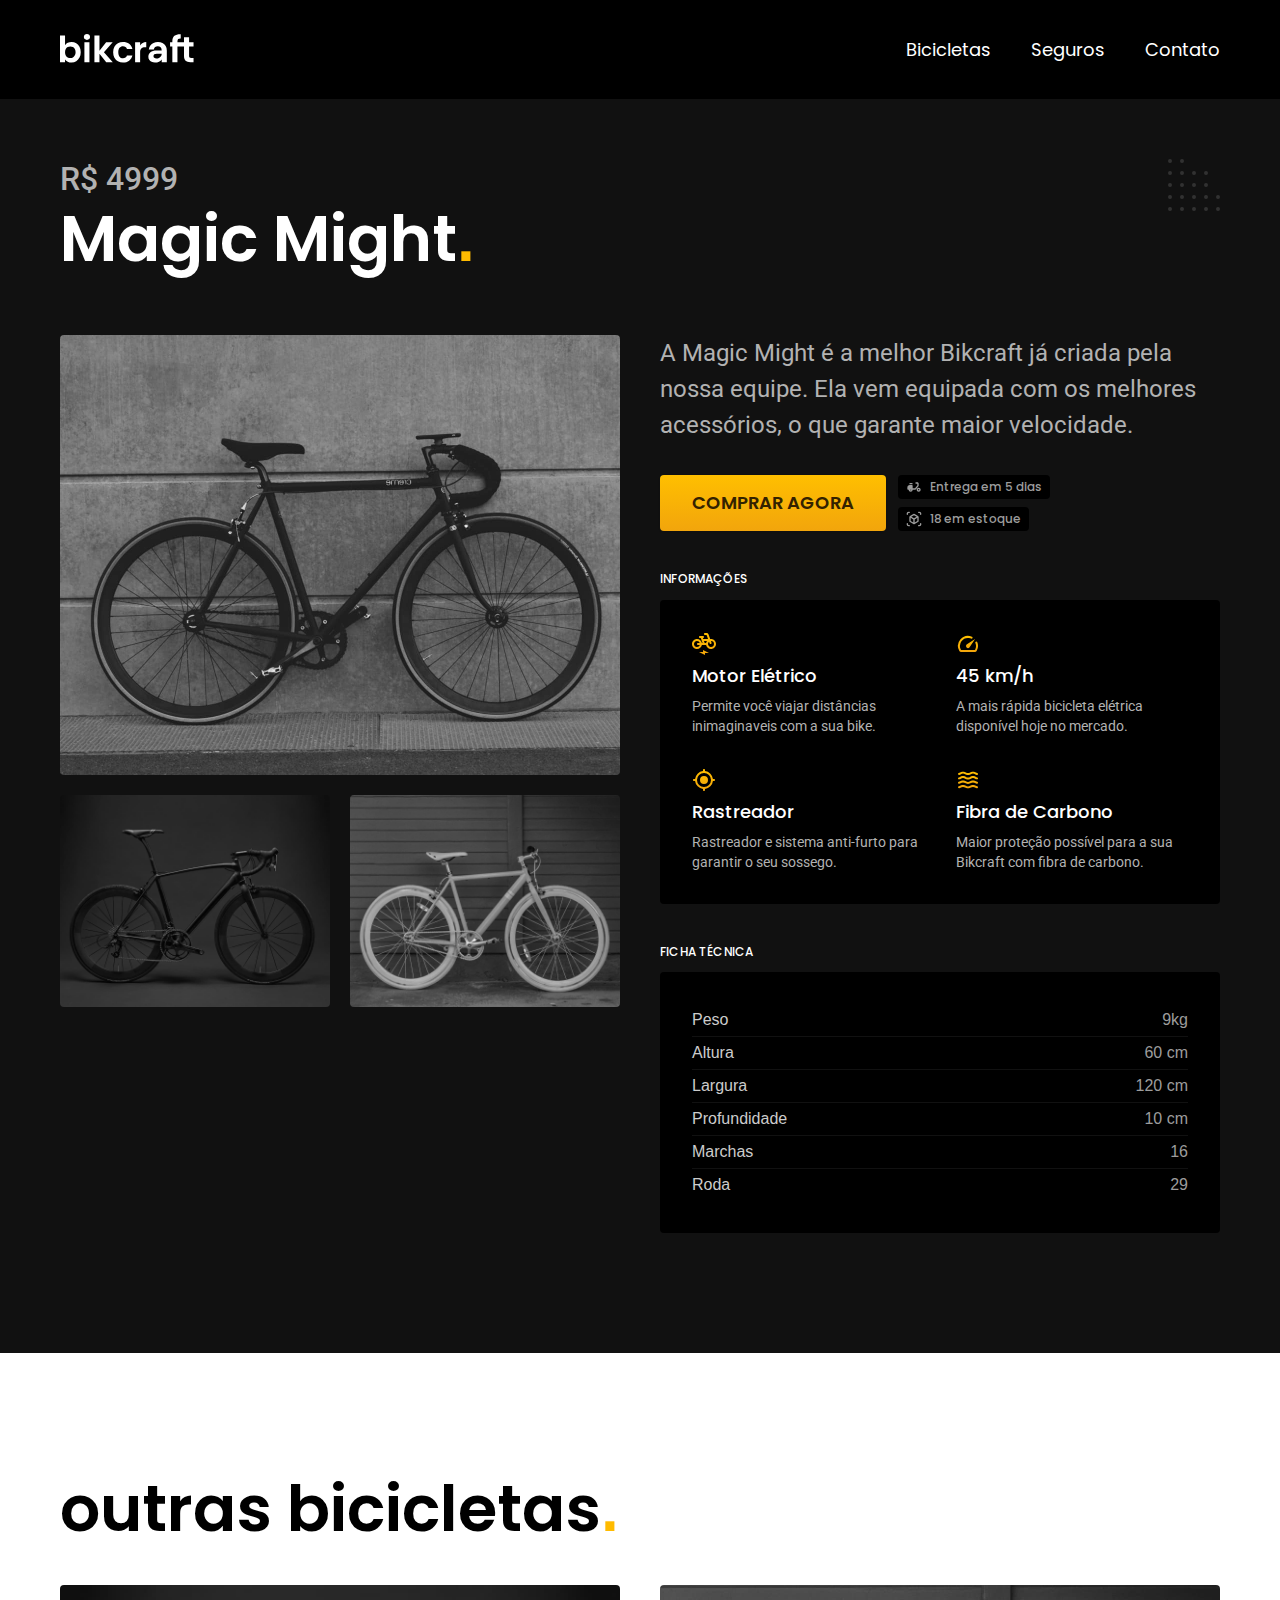
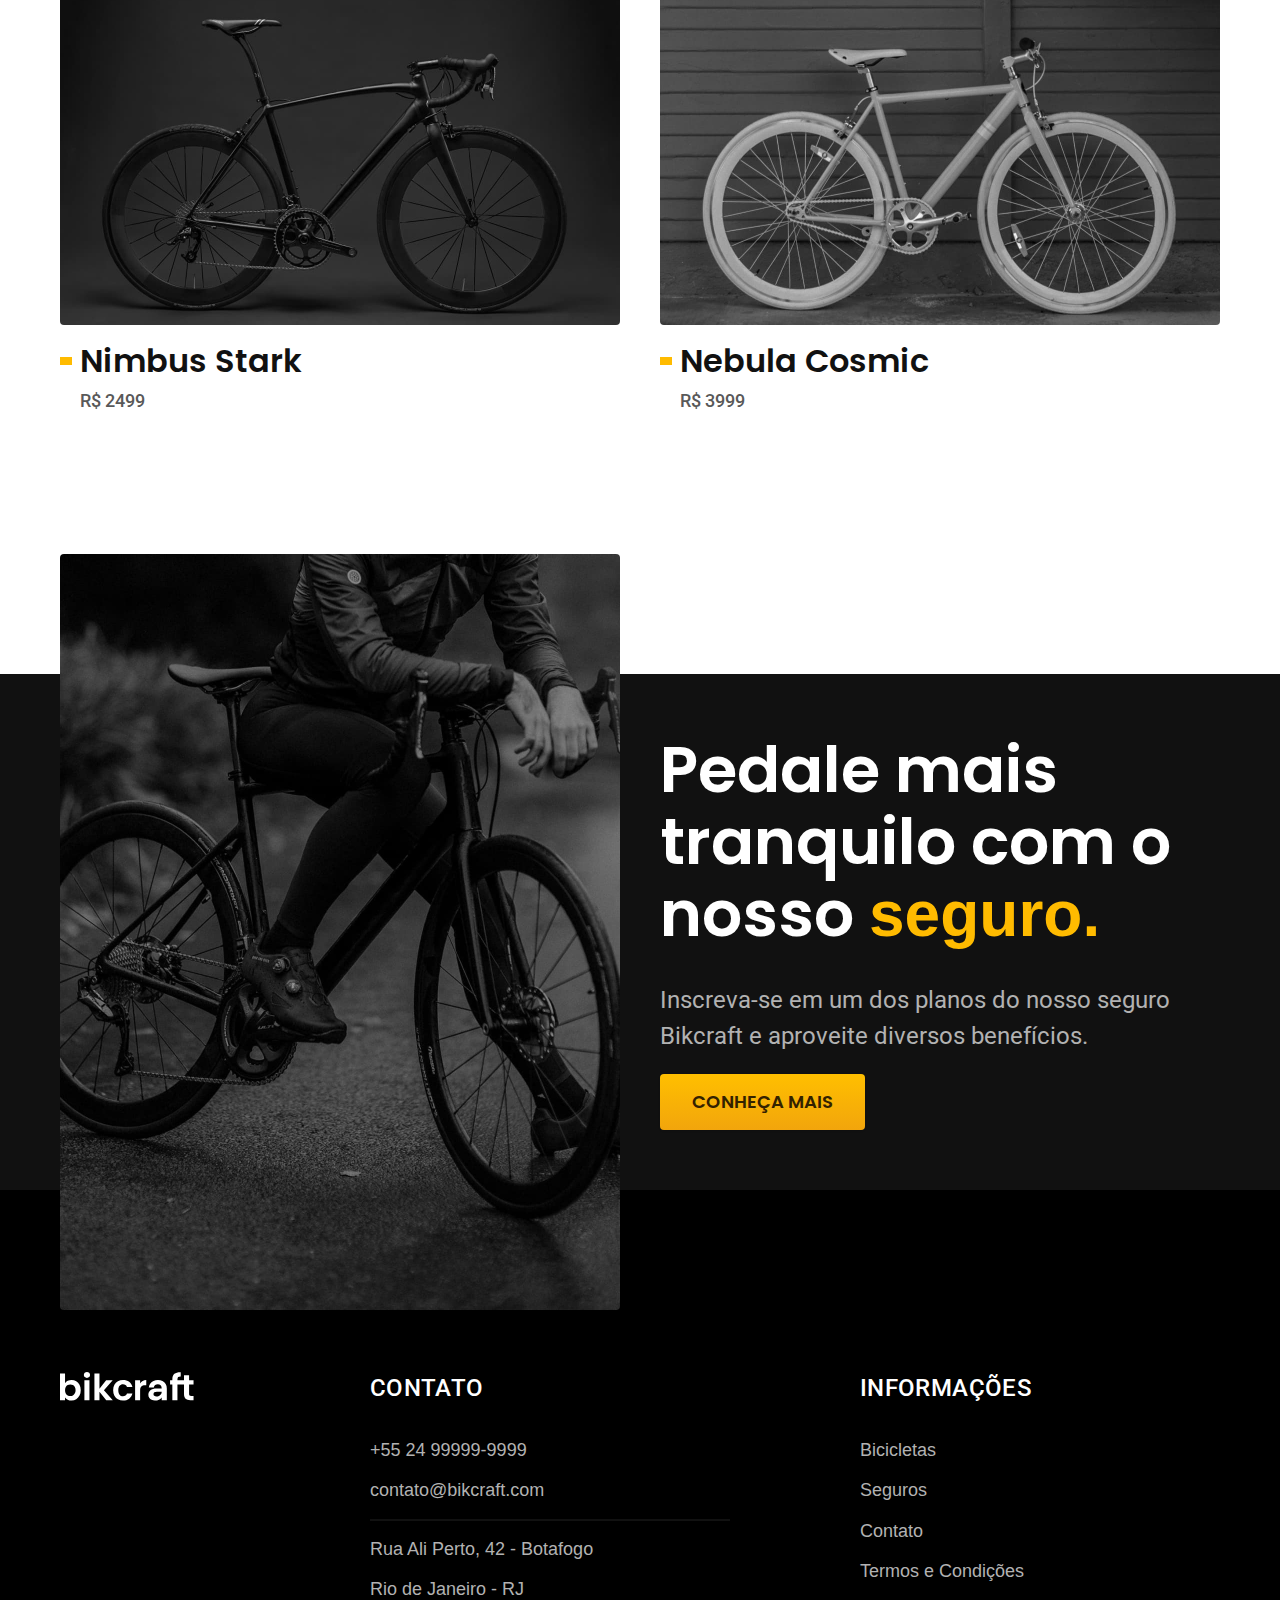
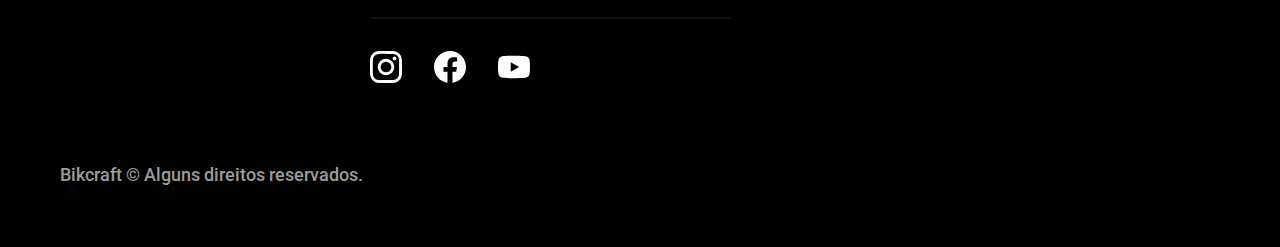
<file: bikes/magic.html>
<!DOCTYPE html>
<html lang="pt-br">
  <head>
    <meta charset="UTF-8" />
    <meta name="viewport" content="width=device-width, initial-scale=1.0" />
    <title>Magic Might | Bikcraft</title>
    <meta name="description" content="Bicicleta Magic Might" />
    <link rel="icon" href="../favicon.svg" type="image/svg+xml" />
    <link rel="preload" href="../css/style.min.css" as="style" />
    <link rel="stylesheet" href="../css/style.min.css" />
    <script>
      document.documentElement.classList.add('js')
    </script>
  </head>
  <body id="bike">
    <header class="header-bg cor-12">
      <div class="header container">
        <a href="/">
          <svg
            width="136"
            height="32"
            fill="none"
            xmlns="http://www.w3.org/2000/svg"
          >
            <path
              d="M5.04 13.196c.648-.96 1.536-1.74 2.664-2.34 1.152-.6 2.46-.9 3.924-.9 1.704 0 3.24.42 4.608 1.26 1.392.84 2.484 2.04 3.276 3.6.816 1.536 1.224 3.324 1.224 5.364s-.408 3.852-1.224 5.436c-.792 1.56-1.884 2.772-3.276 3.636-1.368.864-2.904 1.296-4.608 1.296-1.488 0-2.796-.288-3.924-.864-1.104-.6-1.992-1.368-2.664-2.304v2.844H0V3.584h5.04v9.612Zm10.548 6.984c0-1.2-.252-2.232-.756-3.096-.48-.888-1.128-1.56-1.944-2.016a5.104 5.104 0 0 0-2.592-.684c-.912 0-1.776.24-2.592.72-.792.456-1.44 1.128-1.944 2.016-.48.888-.72 1.932-.72 3.132 0 1.2.24 2.244.72 3.132.504.888 1.152 1.572 1.944 2.052.816.456 1.68.684 2.592.684.936 0 1.8-.24 2.592-.72.816-.48 1.464-1.164 1.944-2.052.504-.888.756-1.944.756-3.168ZM26.954 7.904c-.888 0-1.632-.276-2.232-.828-.576-.576-.864-1.284-.864-2.124 0-.84.288-1.536.864-2.088.6-.576 1.344-.864 2.232-.864.888 0 1.62.288 2.196.864.6.552.9 1.248.9 2.088 0 .84-.3 1.548-.9 2.124-.576.552-1.308.828-2.196.828Zm2.484 2.376v19.944h-5.04V10.28h5.04Zm16.788 19.944-6.768-8.496v8.496h-5.04V3.584h5.04V18.74l6.696-8.46h6.552l-8.784 10.008 8.856 9.936h-6.552Zm6.919-9.972c0-2.064.42-3.864 1.26-5.4.84-1.56 2.004-2.76 3.492-3.6 1.488-.864 3.192-1.296 5.112-1.296 2.472 0 4.512.624 6.12 1.872 1.632 1.224 2.724 2.952 3.276 5.184H66.97c-.288-.864-.78-1.536-1.476-2.016-.672-.504-1.512-.756-2.52-.756-1.44 0-2.58.528-3.42 1.584-.84 1.032-1.26 2.508-1.26 4.428 0 1.896.42 3.372 1.26 4.428.84 1.032 1.98 1.548 3.42 1.548 2.04 0 3.372-.912 3.996-2.736h5.436c-.552 2.16-1.644 3.876-3.276 5.148-1.632 1.272-3.672 1.908-6.12 1.908-1.92 0-3.624-.42-5.112-1.26a9.161 9.161 0 0 1-3.492-3.6c-.84-1.56-1.26-3.372-1.26-5.436h-.001Zm26.993-6.876a7.133 7.133 0 0 1 2.52-2.484c1.056-.6 2.256-.9 3.6-.9v5.292h-1.332c-1.584 0-2.784.372-3.6 1.116-.792.744-1.188 2.04-1.188 3.888v9.936h-5.04V10.28h5.04v3.096Zm21.574 14.004c-.552.912-1.452 1.68-2.7 2.304-1.248.6-2.592.9-4.032.9-1.248 0-2.376-.252-3.384-.756s-1.8-1.2-2.376-2.088c-.576-.888-.864-1.908-.864-3.06 0-1.848.684-3.36 2.052-4.536 1.392-1.176 3.468-1.764 6.228-1.764h5.076c-.048-1.272-.42-2.28-1.116-3.024-.672-.768-1.608-1.152-2.808-1.152-1.056 0-1.932.288-2.628.864-.696.552-1.14 1.332-1.332 2.34h-5.04c.24-1.44.756-2.724 1.548-3.852a8.143 8.143 0 0 1 3.168-2.664c1.32-.648 2.796-.972 4.428-.972 1.68 0 3.192.348 4.536 1.044a7.7 7.7 0 0 1 3.204 2.988c.768 1.296 1.152 2.82 1.152 4.572v11.7h-5.112V27.38Zm-5.256-.864c.84 0 1.656-.18 2.448-.54.816-.36 1.488-.9 2.016-1.62.528-.72.792-1.572.792-2.556v-.144h-4.788c-1.152 0-2.016.228-2.592.684-.552.456-.828 1.056-.828 1.8 0 .72.252 1.296.756 1.728.528.432 1.26.648 2.196.648Zm20.997-12.096v15.804h-5.112V14.42h-2.268v-4.14h2.268V9.272c0-2.448.696-4.248 2.088-5.4 1.392-1.152 3.492-1.692 6.3-1.62V6.5c-1.224-.024-2.076.18-2.556.612s-.72 1.212-.72 2.34v.828h6.55V5.348h5.076v4.932h4.464v4.14h-4.464v9.648c0 .672.156 1.164.468 1.476.336.288.888.432 1.656.432h2.34v4.248h-3.168c-4.248 0-6.372-2.064-6.372-6.192V14.42h-6.55Z"
              fill="#fff"
            />
          </svg>
        </a>
        <nav aria-label="primaria">
          <ul class="header-menu">
            <li><a href="../bikes.html">Bicicletas</a></li>
            <li><a href="../insurance.html">Seguros</a></li>
            <li><a href="../contact.html">Contato</a></li>
          </ul>
        </nav>
      </div>
    </header>

    <main class="title-bg">
      <div>
        <div class="title container">
          <p class="font-2-xl cor-5">R$ 4999</p>
          <h1 class="font-1-xxl cor-0">
            Magic Might<span class="cor-p1">.</span>
          </h1>
        </div>
      </div>

      <div class="bike container">
        <div class="bike-img">
          <img src="../img/bicicleta/nimbus2.jpg" alt="" />
          <img src="../img/bicicleta/nimbus1.jpg" alt="" />
          <img src="../img/bicicleta/nimbus3.jpg" alt="" />
        </div>
        <div class="bike-content">
          <p class="font-2-l cor-5">
            A Magic Might é a melhor Bikcraft já criada pela nossa equipe. Ela
            vem equipada com os melhores acessórios, o que garante maior
            velocidade.
          </p>
          <div class="bike-buy">
            <a class="btn" href="../budget.html?type=bikcraft&product=magic"
              >Comprar agora</a
            >
            <span class="font-1-xs cor-6"
              ><img src="../img/icones/entrega.svg" alt="" />Entrega em 5
              dias</span
            >
            <span class="font-1-xs cor-6"
              ><img src="../img/icones/estoque.svg" alt="" />18 em estoque</span
            >
          </div>

          <h2 class="font-1-xs cor-0">Informações</h2>
          <ul class="bike-info">
            <li>
              <img src="../img/icones/eletrica.svg" alt="" />
              <h3 class="font-1-m cor-0">Motor Elétrico</h3>
              <p class="font-2-xs cor-5">
                Permite você viajar distâncias inimaginaveis com a sua bike.
              </p>
            </li>
            <li>
              <img src="../img/icones/velocidade.svg" alt="" />
              <h3 class="font-1-m cor-0">45 km/h</h3>
              <p class="font-2-xs cor-5">
                A mais rápida bicicleta elétrica disponível hoje no mercado.
              </p>
            </li>
            <li>
              <img src="../img/icones/rastreador.svg" alt="" />
              <h3 class="font-1-m cor-0">Rastreador</h3>
              <p class="font-2-xs cor-5">
                Rastreador e sistema anti-furto para garantir o seu sossego.
              </p>
            </li>
            <li>
              <img src="../img/icones/carbono.svg" alt="" />
              <h3 class="font-1-m cor-0">Fibra de Carbono</h3>
              <p class="font-2-xs cor-5">
                Maior proteção possível para a sua Bikcraft com fibra de
                carbono.
              </p>
            </li>
          </ul>

          <h2 class="font-1-xs cor-0">Ficha técnica</h2>
          <ul class="bike-record font-2-s cor-4">
            <li>Peso <span>9kg</span></li>
            <li>Altura <span>60 cm</span></li>
            <li>Largura <span>120 cm</span></li>
            <li>Profundidade <span>10 cm</span></li>
            <li>Marchas <span>16</span></li>
            <li>Roda <span>29</span></li>
          </ul>
        </div>
      </div>
    </main>

    <article class="bikes-list container">
      <h2 class="font-1-xxl">Outras bicicletas<span class="cor-p1">.</span></h2>

      <ul>
        <li>
          <a class="cor-11" href="../bikes/nimbus.html">
            <img
              src="../img/bicicletas/nimbus.jpg"
              alt="Bicicleta elétrica preta"
            />
            <h3 class="font-1-xl">Nimbus Stark</h3>
            <span class="font-2-m cor-8">R$ 2499</span>
          </a>
        </li>
        <li>
          <a class="cor-11" href="../bikes/nebula.html">
            <img
              src="../img/bicicletas/nebula.jpg"
              alt="Bicicleta elétrica branca"
            />
            <h3 class="font-1-xl">Nebula Cosmic</h3>
            <span class="font-2-m cor-8">R$ 3999</span>
          </a>
        </li>
      </ul>
    </article>

    <article class="bike-insurance-bg">
      <div class="bike-insurance container">
        <div class="bike-insurance-img">
          <img
            src="../img/fotos/seguros.jpg"
            alt="Pessoa em cima de uma bicicleta."
          />
        </div>
        <div class="bike-insurance-content">
          <h2 class="font-1-xxl cor-0">
            Pedale mais tranquilo com o nosso
            <span class="cor-p1">seguro.</span>
          </h2>
          <p class="font-2-l cor-5">
            Inscreva-se em um dos planos do nosso seguro Bikcraft e aproveite
            diversos benefícios.
          </p>
          <a class="btn" href="../insurance.html">Conheça mais</a>
        </div>
      </div>
    </article>

    <footer class="footer-bg cor-12">
      <div class="footer container">
        <img src="../../img/bikcraft.svg" alt="Bikcraft" />
        <div class="footer-contact">
          <h3 class="font-2-l-b cor-0">Contato</h3>
          <ul class="font-2-m cor-5">
            <li><a href="tel:+5524999999999">+55 24 99999-9999</a></li>
            <li>
              <a href="mailto:contato@bikcraft.com">contato@bikcraft.com</a>
            </li>
            <li>Rua Ali Perto, 42 - Botafogo</li>
            <li>Rio de Janeiro - RJ</li>
          </ul>
          <div class="footer-socials">
            <a href="">
              <img src="../../img/redes/instagram.svg" alt="Instagram" />
            </a>
            <a href="">
              <img src="../../img/redes/facebook.svg" alt="Facebook" />
            </a>
            <a href="">
              <img src="../../img/redes/youtube.svg" alt="YouTube" />
            </a>
          </div>
        </div>
        <div class="footer-info">
          <h3 class="font-2-l-b cor-0">Informações</h3>
          <nav>
            <ul class="font-1-m cor-5">
              <li><a href="../bikes.html">Bicicletas</a></li>
              <li><a href="../insurance.html">Seguros</a></li>
              <li><a href="">Contato</a></li>
              <li><a href="../terms.html">Termos e Condições</a></li>
            </ul>
          </nav>
        </div>
        <p class="footer-copy font-2-m cor-6">
          Bikcraft © Alguns direitos reservados.
        </p>
      </div>
    </footer>

    <script src="../js/script.js"></script>
  </body>
</html>
</file>
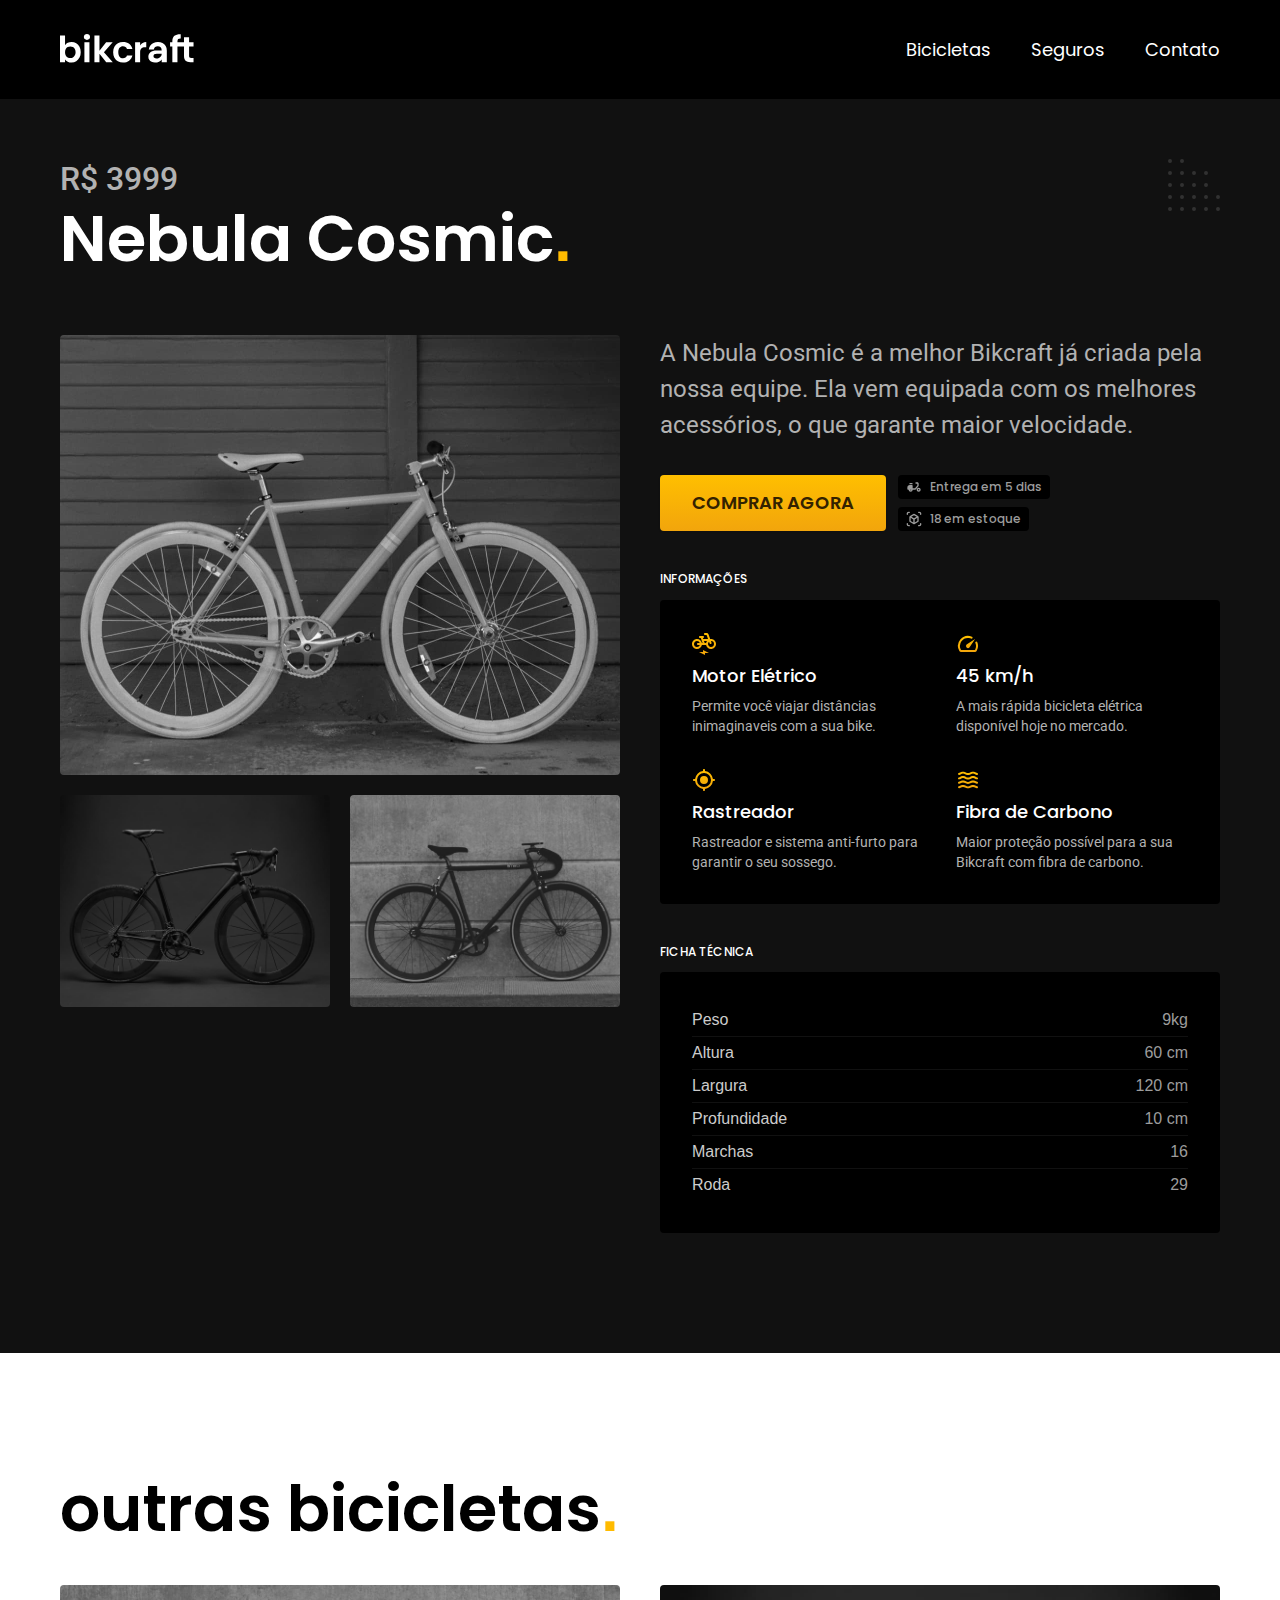
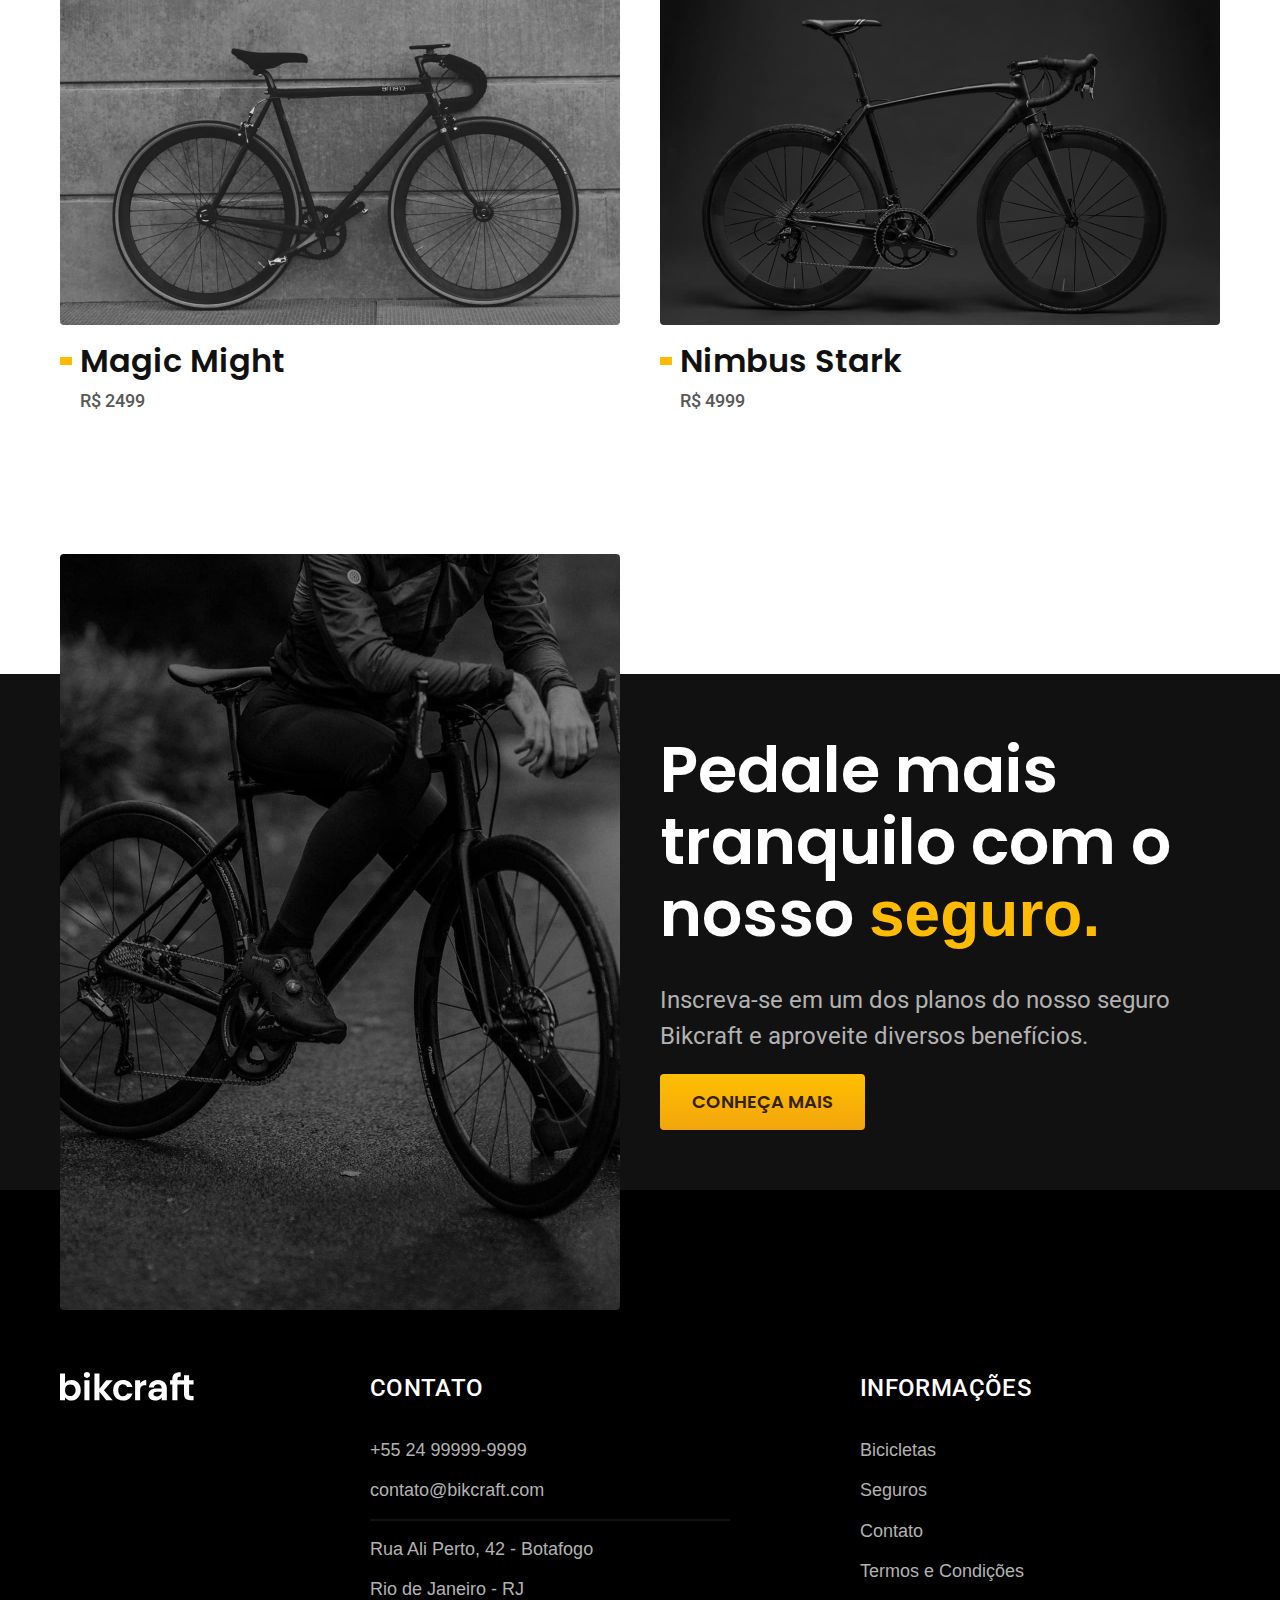
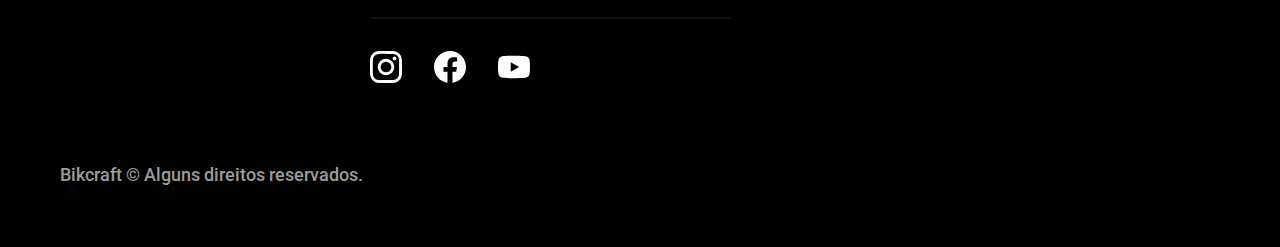
<file: bikes/nebula.html>
<!DOCTYPE html>
<html lang="pt-br">
  <head>
    <meta charset="UTF-8" />
    <meta name="viewport" content="width=device-width, initial-scale=1.0" />
    <title>Nebula Cosmic | Bikcraft</title>
    <meta name="description" content="Bicicleta Nebula Cosmic" />
    <link rel="icon" href="../favicon.svg" type="image/svg+xml" />
    <link rel="preload" href="../css/style.min.css" as="style" />
    <link rel="stylesheet" href="../css/style.min.css" />
    <script>
      document.documentElement.classList.add('js')
    </script>
  </head>
  <body id="bike">
    <header class="header-bg cor-12">
      <div class="header container">
        <a href="/">
          <svg
            width="136"
            height="32"
            fill="none"
            xmlns="http://www.w3.org/2000/svg"
          >
            <path
              d="M5.04 13.196c.648-.96 1.536-1.74 2.664-2.34 1.152-.6 2.46-.9 3.924-.9 1.704 0 3.24.42 4.608 1.26 1.392.84 2.484 2.04 3.276 3.6.816 1.536 1.224 3.324 1.224 5.364s-.408 3.852-1.224 5.436c-.792 1.56-1.884 2.772-3.276 3.636-1.368.864-2.904 1.296-4.608 1.296-1.488 0-2.796-.288-3.924-.864-1.104-.6-1.992-1.368-2.664-2.304v2.844H0V3.584h5.04v9.612Zm10.548 6.984c0-1.2-.252-2.232-.756-3.096-.48-.888-1.128-1.56-1.944-2.016a5.104 5.104 0 0 0-2.592-.684c-.912 0-1.776.24-2.592.72-.792.456-1.44 1.128-1.944 2.016-.48.888-.72 1.932-.72 3.132 0 1.2.24 2.244.72 3.132.504.888 1.152 1.572 1.944 2.052.816.456 1.68.684 2.592.684.936 0 1.8-.24 2.592-.72.816-.48 1.464-1.164 1.944-2.052.504-.888.756-1.944.756-3.168ZM26.954 7.904c-.888 0-1.632-.276-2.232-.828-.576-.576-.864-1.284-.864-2.124 0-.84.288-1.536.864-2.088.6-.576 1.344-.864 2.232-.864.888 0 1.62.288 2.196.864.6.552.9 1.248.9 2.088 0 .84-.3 1.548-.9 2.124-.576.552-1.308.828-2.196.828Zm2.484 2.376v19.944h-5.04V10.28h5.04Zm16.788 19.944-6.768-8.496v8.496h-5.04V3.584h5.04V18.74l6.696-8.46h6.552l-8.784 10.008 8.856 9.936h-6.552Zm6.919-9.972c0-2.064.42-3.864 1.26-5.4.84-1.56 2.004-2.76 3.492-3.6 1.488-.864 3.192-1.296 5.112-1.296 2.472 0 4.512.624 6.12 1.872 1.632 1.224 2.724 2.952 3.276 5.184H66.97c-.288-.864-.78-1.536-1.476-2.016-.672-.504-1.512-.756-2.52-.756-1.44 0-2.58.528-3.42 1.584-.84 1.032-1.26 2.508-1.26 4.428 0 1.896.42 3.372 1.26 4.428.84 1.032 1.98 1.548 3.42 1.548 2.04 0 3.372-.912 3.996-2.736h5.436c-.552 2.16-1.644 3.876-3.276 5.148-1.632 1.272-3.672 1.908-6.12 1.908-1.92 0-3.624-.42-5.112-1.26a9.161 9.161 0 0 1-3.492-3.6c-.84-1.56-1.26-3.372-1.26-5.436h-.001Zm26.993-6.876a7.133 7.133 0 0 1 2.52-2.484c1.056-.6 2.256-.9 3.6-.9v5.292h-1.332c-1.584 0-2.784.372-3.6 1.116-.792.744-1.188 2.04-1.188 3.888v9.936h-5.04V10.28h5.04v3.096Zm21.574 14.004c-.552.912-1.452 1.68-2.7 2.304-1.248.6-2.592.9-4.032.9-1.248 0-2.376-.252-3.384-.756s-1.8-1.2-2.376-2.088c-.576-.888-.864-1.908-.864-3.06 0-1.848.684-3.36 2.052-4.536 1.392-1.176 3.468-1.764 6.228-1.764h5.076c-.048-1.272-.42-2.28-1.116-3.024-.672-.768-1.608-1.152-2.808-1.152-1.056 0-1.932.288-2.628.864-.696.552-1.14 1.332-1.332 2.34h-5.04c.24-1.44.756-2.724 1.548-3.852a8.143 8.143 0 0 1 3.168-2.664c1.32-.648 2.796-.972 4.428-.972 1.68 0 3.192.348 4.536 1.044a7.7 7.7 0 0 1 3.204 2.988c.768 1.296 1.152 2.82 1.152 4.572v11.7h-5.112V27.38Zm-5.256-.864c.84 0 1.656-.18 2.448-.54.816-.36 1.488-.9 2.016-1.62.528-.72.792-1.572.792-2.556v-.144h-4.788c-1.152 0-2.016.228-2.592.684-.552.456-.828 1.056-.828 1.8 0 .72.252 1.296.756 1.728.528.432 1.26.648 2.196.648Zm20.997-12.096v15.804h-5.112V14.42h-2.268v-4.14h2.268V9.272c0-2.448.696-4.248 2.088-5.4 1.392-1.152 3.492-1.692 6.3-1.62V6.5c-1.224-.024-2.076.18-2.556.612s-.72 1.212-.72 2.34v.828h6.55V5.348h5.076v4.932h4.464v4.14h-4.464v9.648c0 .672.156 1.164.468 1.476.336.288.888.432 1.656.432h2.34v4.248h-3.168c-4.248 0-6.372-2.064-6.372-6.192V14.42h-6.55Z"
              fill="#fff"
            />
          </svg>
        </a>
        <nav aria-label="primaria">
          <ul class="header-menu">
            <li><a href="../bikes.html">Bicicletas</a></li>
            <li><a href="../insurance.html">Seguros</a></li>
            <li><a href="../contact.html">Contato</a></li>
          </ul>
        </nav>
      </div>
    </header>

    <main class="title-bg">
      <div>
        <div class="title container">
          <p class="font-2-xl cor-5">R$ 3999</p>
          <h1 class="font-1-xxl cor-0">
            Nebula Cosmic<span class="cor-p1">.</span>
          </h1>
        </div>
      </div>

      <div class="bike container">
        <div class="bike-img">
          <img src="../img/bicicleta/nimbus3.jpg" alt="" />
          <img src="../img/bicicleta/nimbus1.jpg" alt="" />
          <img src="../img/bicicleta/nimbus2.jpg" alt="" />
        </div>
        <div class="bike-content">
          <p class="font-2-l cor-5">
            A Nebula Cosmic é a melhor Bikcraft já criada pela nossa equipe. Ela
            vem equipada com os melhores acessórios, o que garante maior
            velocidade.
          </p>
          <div class="bike-buy">
            <a class="btn" href="../budget.html?type=bikcraft&product=nebula"
              >Comprar agora</a
            >
            <span class="font-1-xs cor-6"
              ><img src="../img/icones/entrega.svg" alt="" />Entrega em 5
              dias</span
            >
            <span class="font-1-xs cor-6"
              ><img src="../img/icones/estoque.svg" alt="" />18 em estoque</span
            >
          </div>

          <h2 class="font-1-xs cor-0">Informações</h2>
          <ul class="bike-info">
            <li>
              <img src="../img/icones/eletrica.svg" alt="" />
              <h3 class="font-1-m cor-0">Motor Elétrico</h3>
              <p class="font-2-xs cor-5">
                Permite você viajar distâncias inimaginaveis com a sua bike.
              </p>
            </li>
            <li>
              <img src="../img/icones/velocidade.svg" alt="" />
              <h3 class="font-1-m cor-0">45 km/h</h3>
              <p class="font-2-xs cor-5">
                A mais rápida bicicleta elétrica disponível hoje no mercado.
              </p>
            </li>
            <li>
              <img src="../img/icones/rastreador.svg" alt="" />
              <h3 class="font-1-m cor-0">Rastreador</h3>
              <p class="font-2-xs cor-5">
                Rastreador e sistema anti-furto para garantir o seu sossego.
              </p>
            </li>
            <li>
              <img src="../img/icones/carbono.svg" alt="" />
              <h3 class="font-1-m cor-0">Fibra de Carbono</h3>
              <p class="font-2-xs cor-5">
                Maior proteção possível para a sua Bikcraft com fibra de
                carbono.
              </p>
            </li>
          </ul>

          <h2 class="font-1-xs cor-0">Ficha técnica</h2>
          <ul class="bike-record font-2-s cor-4">
            <li>Peso <span>9kg</span></li>
            <li>Altura <span>60 cm</span></li>
            <li>Largura <span>120 cm</span></li>
            <li>Profundidade <span>10 cm</span></li>
            <li>Marchas <span>16</span></li>
            <li>Roda <span>29</span></li>
          </ul>
        </div>
      </div>
    </main>

    <article class="bikes-list container">
      <h2 class="font-1-xxl">Outras bicicletas<span class="cor-p1">.</span></h2>

      <ul>
        <li>
          <a class="cor-11" href="../bikes/magic.html">
            <img
              src="../img/bicicletas/magic.jpg"
              alt="Bicicleta elétrica preta"
            />
            <h3 class="font-1-xl">Magic Might</h3>
            <span class="font-2-m cor-8">R$ 2499</span>
          </a>
        </li>
        <li>
          <a class="cor-11" href="../bikes/nimbus.html">
            <img
              src="../img/bicicletas/nimbus.jpg"
              alt="Bicicleta elétrica preta"
            />
            <h3 class="font-1-xl">Nimbus Stark</h3>
            <span class="font-2-m cor-8">R$ 4999</span>
          </a>
        </li>
      </ul>
    </article>

    <article class="bike-insurance-bg">
      <div class="bike-insurance container">
        <div class="bike-insurance-img">
          <img
            src="../img/fotos/seguros.jpg"
            alt="Pessoa em cima de uma bicicleta."
          />
        </div>
        <div class="bike-insurance-content">
          <h2 class="font-1-xxl cor-0">
            Pedale mais tranquilo com o nosso
            <span class="cor-p1">seguro.</span>
          </h2>
          <p class="font-2-l cor-5">
            Inscreva-se em um dos planos do nosso seguro Bikcraft e aproveite
            diversos benefícios.
          </p>
          <a class="btn" href="../insurance.html">Conheça mais</a>
        </div>
      </div>
    </article>

    <footer class="footer-bg cor-12">
      <div class="footer container">
        <img src="../../img/bikcraft.svg" alt="Bikcraft" />
        <div class="footer-contact">
          <h3 class="font-2-l-b cor-0">Contato</h3>
          <ul class="font-2-m cor-5">
            <li><a href="tel:+5524999999999">+55 24 99999-9999</a></li>
            <li>
              <a href="mailto:contato@bikcraft.com">contato@bikcraft.com</a>
            </li>
            <li>Rua Ali Perto, 42 - Botafogo</li>
            <li>Rio de Janeiro - RJ</li>
          </ul>
          <div class="footer-socials">
            <a href="">
              <img src="../../img/redes/instagram.svg" alt="Instagram" />
            </a>
            <a href="">
              <img src="../../img/redes/facebook.svg" alt="Facebook" />
            </a>
            <a href="">
              <img src="../../img/redes/youtube.svg" alt="YouTube" />
            </a>
          </div>
        </div>
        <div class="footer-info">
          <h3 class="font-2-l-b cor-0">Informações</h3>
          <nav>
            <ul class="font-1-m cor-5">
              <li><a href="../bikes.html">Bicicletas</a></li>
              <li><a href="../insurance.html">Seguros</a></li>
              <li><a href="">Contato</a></li>
              <li><a href="../terms.html">Termos e Condições</a></li>
            </ul>
          </nav>
        </div>
        <p class="footer-copy font-2-m cor-6">
          Bikcraft © Alguns direitos reservados.
        </p>
      </div>
    </footer>

    <script src="../js/script.js"></script>
  </body>
</html>
</file>
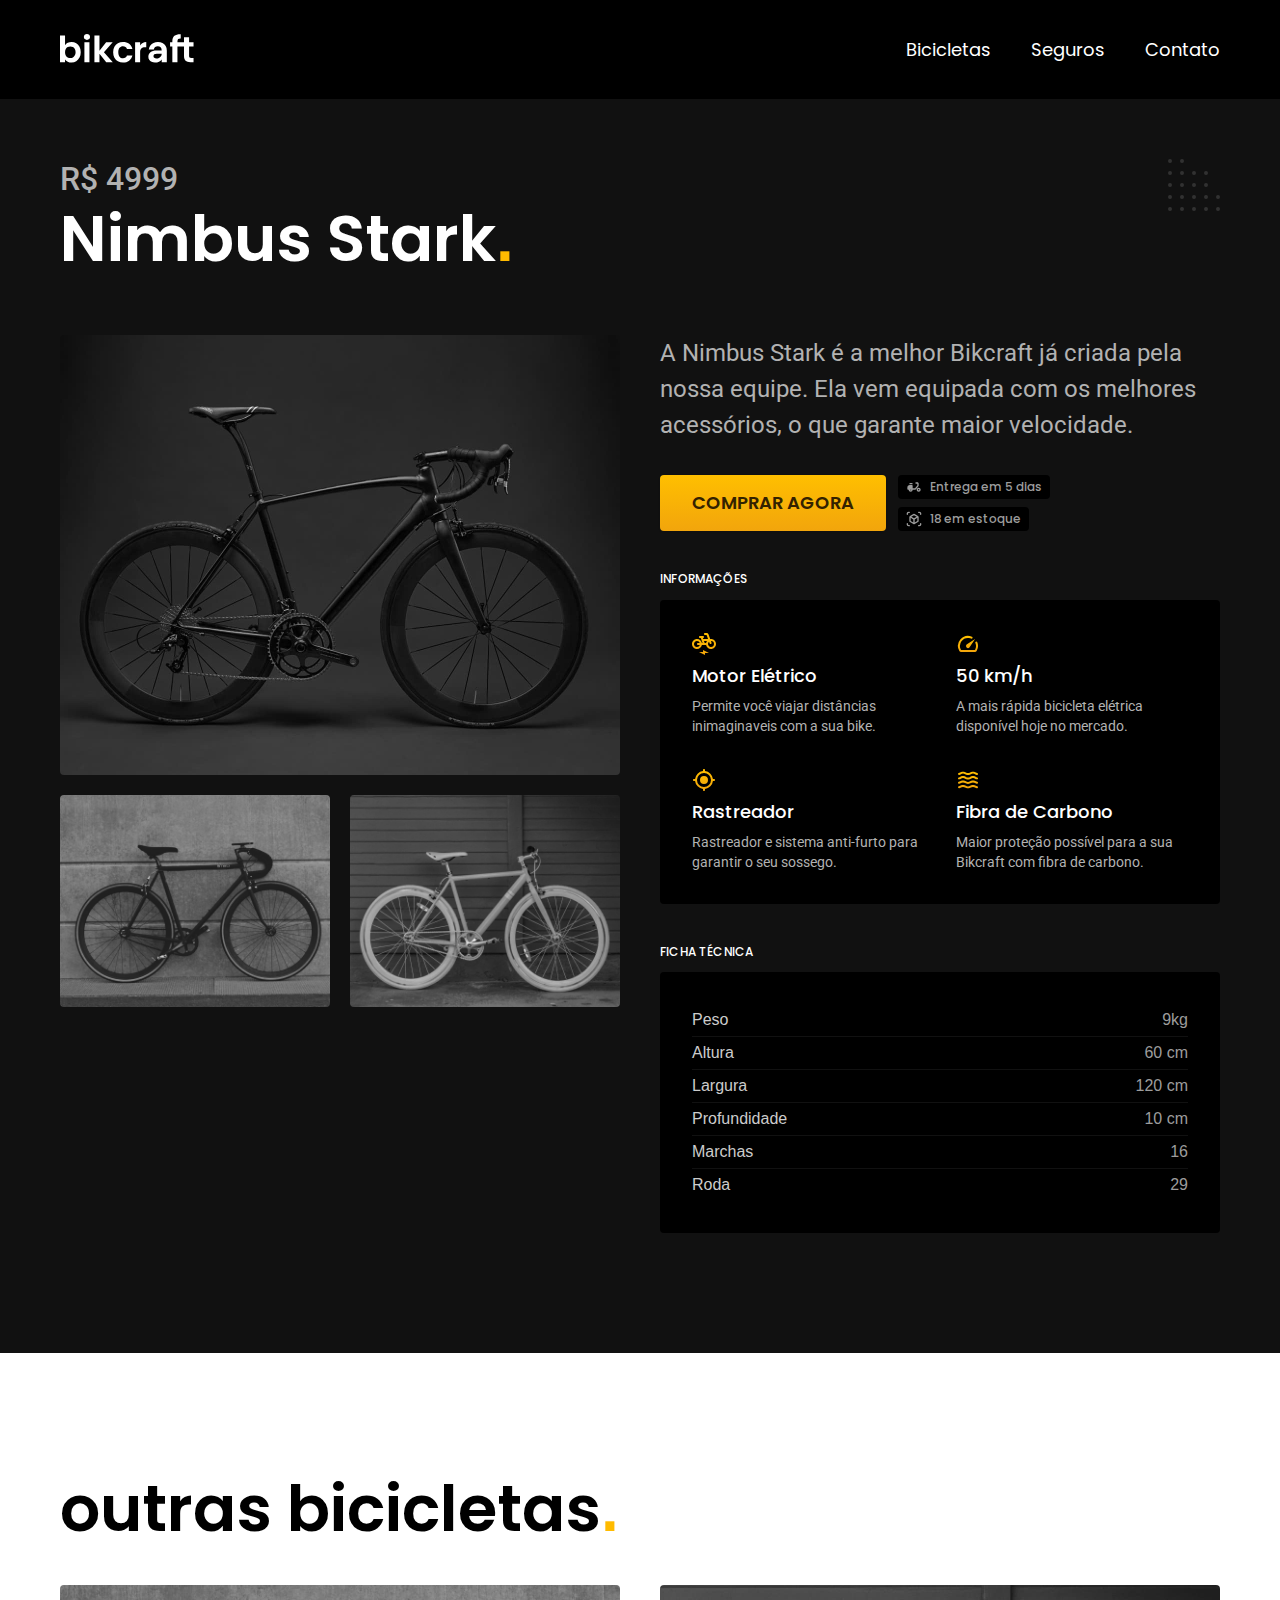
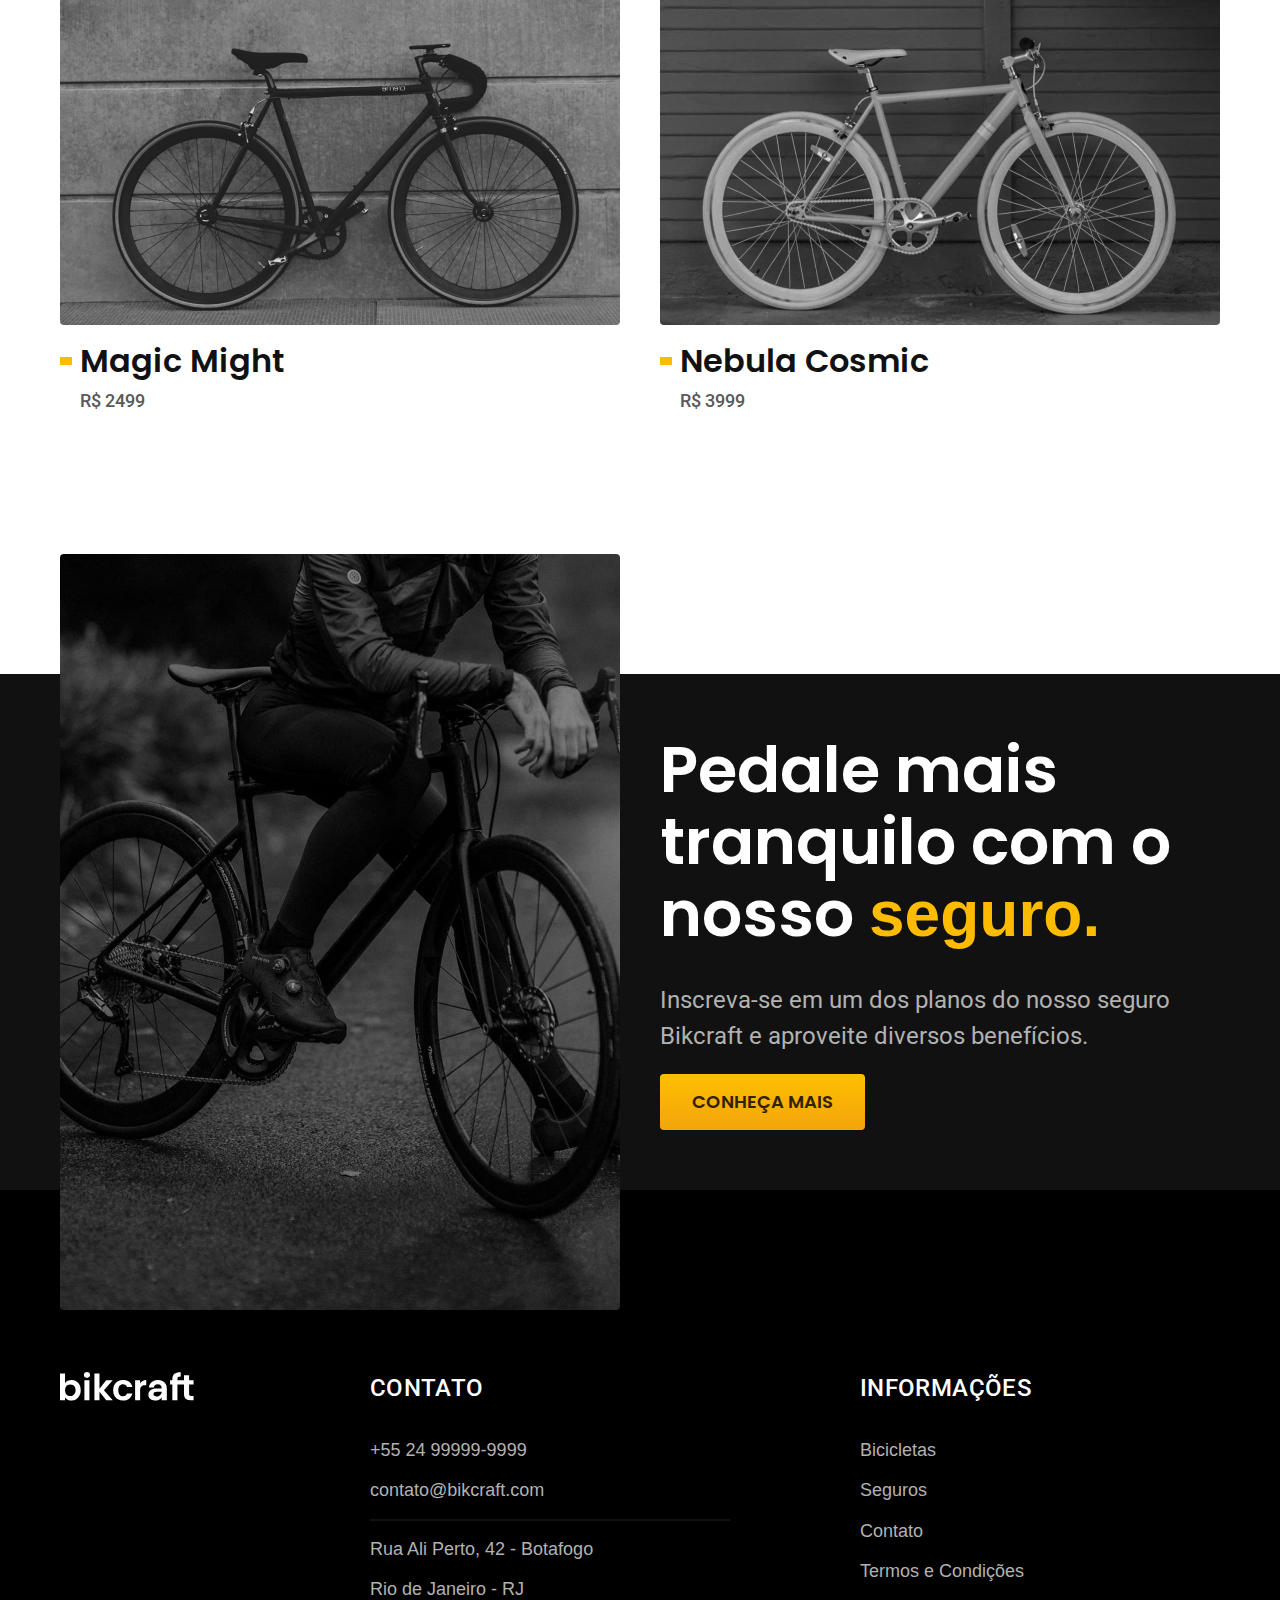
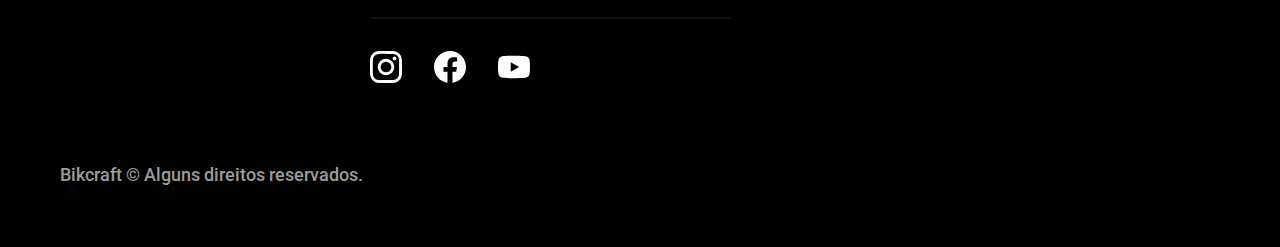
<file: bikes/nimbus.html>
<!DOCTYPE html>
<html lang="pt-br">
  <head>
    <meta charset="UTF-8" />
    <meta name="viewport" content="width=device-width, initial-scale=1.0" />
    <title>Nimbus Stark | Bikcraft</title>
    <meta name="description" content="Bicicleta Nimbus Stark" />
    <link rel="icon" href="../favicon.svg" type="image/svg+xml" />

    <link rel="preload" href="../css/style.min.css" as="style" />
    <link rel="stylesheet" href="../css/style.min.css" />
    <script>
      document.documentElement.classList.add('js')
    </script>
  </head>
  <body id="bike">
    <header class="header-bg cor-12">
      <div class="header container">
        <a href="/">
          <svg
            width="136"
            height="32"
            fill="none"
            xmlns="http://www.w3.org/2000/svg"
          >
            <path
              d="M5.04 13.196c.648-.96 1.536-1.74 2.664-2.34 1.152-.6 2.46-.9 3.924-.9 1.704 0 3.24.42 4.608 1.26 1.392.84 2.484 2.04 3.276 3.6.816 1.536 1.224 3.324 1.224 5.364s-.408 3.852-1.224 5.436c-.792 1.56-1.884 2.772-3.276 3.636-1.368.864-2.904 1.296-4.608 1.296-1.488 0-2.796-.288-3.924-.864-1.104-.6-1.992-1.368-2.664-2.304v2.844H0V3.584h5.04v9.612Zm10.548 6.984c0-1.2-.252-2.232-.756-3.096-.48-.888-1.128-1.56-1.944-2.016a5.104 5.104 0 0 0-2.592-.684c-.912 0-1.776.24-2.592.72-.792.456-1.44 1.128-1.944 2.016-.48.888-.72 1.932-.72 3.132 0 1.2.24 2.244.72 3.132.504.888 1.152 1.572 1.944 2.052.816.456 1.68.684 2.592.684.936 0 1.8-.24 2.592-.72.816-.48 1.464-1.164 1.944-2.052.504-.888.756-1.944.756-3.168ZM26.954 7.904c-.888 0-1.632-.276-2.232-.828-.576-.576-.864-1.284-.864-2.124 0-.84.288-1.536.864-2.088.6-.576 1.344-.864 2.232-.864.888 0 1.62.288 2.196.864.6.552.9 1.248.9 2.088 0 .84-.3 1.548-.9 2.124-.576.552-1.308.828-2.196.828Zm2.484 2.376v19.944h-5.04V10.28h5.04Zm16.788 19.944-6.768-8.496v8.496h-5.04V3.584h5.04V18.74l6.696-8.46h6.552l-8.784 10.008 8.856 9.936h-6.552Zm6.919-9.972c0-2.064.42-3.864 1.26-5.4.84-1.56 2.004-2.76 3.492-3.6 1.488-.864 3.192-1.296 5.112-1.296 2.472 0 4.512.624 6.12 1.872 1.632 1.224 2.724 2.952 3.276 5.184H66.97c-.288-.864-.78-1.536-1.476-2.016-.672-.504-1.512-.756-2.52-.756-1.44 0-2.58.528-3.42 1.584-.84 1.032-1.26 2.508-1.26 4.428 0 1.896.42 3.372 1.26 4.428.84 1.032 1.98 1.548 3.42 1.548 2.04 0 3.372-.912 3.996-2.736h5.436c-.552 2.16-1.644 3.876-3.276 5.148-1.632 1.272-3.672 1.908-6.12 1.908-1.92 0-3.624-.42-5.112-1.26a9.161 9.161 0 0 1-3.492-3.6c-.84-1.56-1.26-3.372-1.26-5.436h-.001Zm26.993-6.876a7.133 7.133 0 0 1 2.52-2.484c1.056-.6 2.256-.9 3.6-.9v5.292h-1.332c-1.584 0-2.784.372-3.6 1.116-.792.744-1.188 2.04-1.188 3.888v9.936h-5.04V10.28h5.04v3.096Zm21.574 14.004c-.552.912-1.452 1.68-2.7 2.304-1.248.6-2.592.9-4.032.9-1.248 0-2.376-.252-3.384-.756s-1.8-1.2-2.376-2.088c-.576-.888-.864-1.908-.864-3.06 0-1.848.684-3.36 2.052-4.536 1.392-1.176 3.468-1.764 6.228-1.764h5.076c-.048-1.272-.42-2.28-1.116-3.024-.672-.768-1.608-1.152-2.808-1.152-1.056 0-1.932.288-2.628.864-.696.552-1.14 1.332-1.332 2.34h-5.04c.24-1.44.756-2.724 1.548-3.852a8.143 8.143 0 0 1 3.168-2.664c1.32-.648 2.796-.972 4.428-.972 1.68 0 3.192.348 4.536 1.044a7.7 7.7 0 0 1 3.204 2.988c.768 1.296 1.152 2.82 1.152 4.572v11.7h-5.112V27.38Zm-5.256-.864c.84 0 1.656-.18 2.448-.54.816-.36 1.488-.9 2.016-1.62.528-.72.792-1.572.792-2.556v-.144h-4.788c-1.152 0-2.016.228-2.592.684-.552.456-.828 1.056-.828 1.8 0 .72.252 1.296.756 1.728.528.432 1.26.648 2.196.648Zm20.997-12.096v15.804h-5.112V14.42h-2.268v-4.14h2.268V9.272c0-2.448.696-4.248 2.088-5.4 1.392-1.152 3.492-1.692 6.3-1.62V6.5c-1.224-.024-2.076.18-2.556.612s-.72 1.212-.72 2.34v.828h6.55V5.348h5.076v4.932h4.464v4.14h-4.464v9.648c0 .672.156 1.164.468 1.476.336.288.888.432 1.656.432h2.34v4.248h-3.168c-4.248 0-6.372-2.064-6.372-6.192V14.42h-6.55Z"
              fill="#fff"
            />
          </svg>
        </a>
        <nav aria-label="primaria">
          <ul class="header-menu">
            <li><a href="../bikes.html">Bicicletas</a></li>
            <li><a href="../insurance.html">Seguros</a></li>
            <li><a href="../contact.html">Contato</a></li>
          </ul>
        </nav>
      </div>
    </header>

    <main class="title-bg">
      <div>
        <div class="title container">
          <p class="font-2-xl cor-5">R$ 4999</p>
          <h1 class="font-1-xxl cor-0">
            Nimbus Stark<span class="cor-p1">.</span>
          </h1>
        </div>
      </div>

      <div class="bike container">
        <div class="bike-img">
          <img src="../img/bicicleta/nimbus1.jpg" alt="" />
          <img src="../img/bicicleta/nimbus2.jpg" alt="" />
          <img src="../img/bicicleta/nimbus3.jpg" alt="" />
        </div>
        <div class="bike-content">
          <p class="font-2-l cor-5">
            A Nimbus Stark é a melhor Bikcraft já criada pela nossa equipe. Ela
            vem equipada com os melhores acessórios, o que garante maior
            velocidade.
          </p>
          <div class="bike-buy">
            <a class="btn" href="../budget.html?type=bikcraft&product=nimbus"
              >Comprar agora</a
            >
            <span class="font-1-xs cor-6"
              ><img src="../img/icones/entrega.svg" alt="" />Entrega em 5
              dias</span
            >
            <span class="font-1-xs cor-6"
              ><img src="../img/icones/estoque.svg" alt="" />18 em estoque</span
            >
          </div>

          <h2 class="font-1-xs cor-0">Informações</h2>
          <ul class="bike-info">
            <li>
              <img src="../img/icones/eletrica.svg" alt="" />
              <h3 class="font-1-m cor-0">Motor Elétrico</h3>
              <p class="font-2-xs cor-5">
                Permite você viajar distâncias inimaginaveis com a sua bike.
              </p>
            </li>
            <li>
              <img src="../img/icones/velocidade.svg" alt="" />
              <h3 class="font-1-m cor-0">50 km/h</h3>
              <p class="font-2-xs cor-5">
                A mais rápida bicicleta elétrica disponível hoje no mercado.
              </p>
            </li>
            <li>
              <img src="../img/icones/rastreador.svg" alt="" />
              <h3 class="font-1-m cor-0">Rastreador</h3>
              <p class="font-2-xs cor-5">
                Rastreador e sistema anti-furto para garantir o seu sossego.
              </p>
            </li>
            <li>
              <img src="../img/icones/carbono.svg" alt="" />
              <h3 class="font-1-m cor-0">Fibra de Carbono</h3>
              <p class="font-2-xs cor-5">
                Maior proteção possível para a sua Bikcraft com fibra de
                carbono.
              </p>
            </li>
          </ul>

          <h2 class="font-1-xs cor-0">Ficha técnica</h2>
          <ul class="bike-record font-2-s cor-4">
            <li>Peso <span>9kg</span></li>
            <li>Altura <span>60 cm</span></li>
            <li>Largura <span>120 cm</span></li>
            <li>Profundidade <span>10 cm</span></li>
            <li>Marchas <span>16</span></li>
            <li>Roda <span>29</span></li>
          </ul>
        </div>
      </div>
    </main>

    <article class="bikes-list container">
      <h2 class="font-1-xxl">Outras bicicletas<span class="cor-p1">.</span></h2>

      <ul>
        <li>
          <a class="cor-11" href="../bikes/magic.html">
            <img
              src="../img/bicicletas/magic.jpg"
              alt="Bicicleta elétrica preta"
            />
            <h3 class="font-1-xl">Magic Might</h3>
            <span class="font-2-m cor-8">R$ 2499</span>
          </a>
        </li>
        <li>
          <a class="cor-11" href="../bikes/nebula.html">
            <img
              src="../img/bicicletas/nebula.jpg"
              alt="Bicicleta elétrica branca"
            />
            <h3 class="font-1-xl">Nebula Cosmic</h3>
            <span class="font-2-m cor-8">R$ 3999</span>
          </a>
        </li>
      </ul>
    </article>

    <article class="bike-insurance-bg">
      <div class="bike-insurance container">
        <div class="bike-insurance-img">
          <img
            src="../img/fotos/seguros.jpg"
            alt="Pessoa em cima de uma bicicleta."
          />
        </div>
        <div class="bike-insurance-content">
          <h2 class="font-1-xxl cor-0">
            Pedale mais tranquilo com o nosso
            <span class="cor-p1">seguro.</span>
          </h2>
          <p class="font-2-l cor-5">
            Inscreva-se em um dos planos do nosso seguro Bikcraft e aproveite
            diversos benefícios.
          </p>
          <a class="btn" href="../insurance.html">Conheça mais</a>
        </div>
      </div>
    </article>

    <footer class="footer-bg cor-12">
      <div class="footer container">
        <img src="../../img/bikcraft.svg" alt="Bikcraft" />
        <div class="footer-contact">
          <h3 class="font-2-l-b cor-0">Contato</h3>
          <ul class="font-2-m cor-5">
            <li><a href="tel:+5524999999999">+55 24 99999-9999</a></li>
            <li>
              <a href="mailto:contato@bikcraft.com">contato@bikcraft.com</a>
            </li>
            <li>Rua Ali Perto, 42 - Botafogo</li>
            <li>Rio de Janeiro - RJ</li>
          </ul>
          <div class="footer-socials">
            <a href="">
              <img src="../../img/redes/instagram.svg" alt="Instagram" />
            </a>
            <a href="">
              <img src="../../img/redes/facebook.svg" alt="Facebook" />
            </a>
            <a href="">
              <img src="../../img/redes/youtube.svg" alt="YouTube" />
            </a>
          </div>
        </div>
        <div class="footer-info">
          <h3 class="font-2-l-b cor-0">Informações</h3>
          <nav>
            <ul class="font-1-m cor-5">
              <li><a href="../bikes.html">Bicicletas</a></li>
              <li><a href="../insurance.html">Seguros</a></li>
              <li><a href="">Contato</a></li>
              <li><a href="../terms.html">Termos e Condições</a></li>
            </ul>
          </nav>
        </div>
        <p class="footer-copy font-2-m cor-6">
          Bikcraft © Alguns direitos reservados.
        </p>
      </div>
    </footer>

    <script src="../js/script.js"></script>
  </body>
</html>
</file>
<file: css/style.min.css>
@import url(https://fonts.googleapis.com/css2?family=Merriweather:ital,opsz,wght@0,18..144,300..900;1,18..144,300..900&family=Poppins:ital,wght@0,100;0,200;0,300;0,400;0,500;0,600;0,700;0,800;0,900;1,100;1,200;1,300;1,400;1,500;1,600;1,700;1,800;1,900&family=Roboto:ital,wght@0,100..900;1,100..900&display=swap);*{margin:0;padding:0;list-style:none;font-family:Arial,Helvetica,sans-serif;text-decoration:none}img{max-width:100%;display:block}img[src$=".jpg"]{border-radius:4px}.header{display:flex;justify-content:space-between;align-items:center;padding:20px;flex-wrap:wrap;gap:20px}.header-menu{display:flex;gap:40px;flex-wrap:wrap;justify-content:center}.header-menu a{display:inline-block;color:var(--cor-0);padding:16px 0;font-size:1.125rem;position:relative;font-family:Poppins}.header-menu a:after{content:"";display:block;height:2px;width:0%;background:var(--cor-0);margin-top:4px;transition:.3s;position:absolute}.header-menu a.ativo::after,.header-menu a:hover::after{width:100%}@media (max-width:800px){.header{justify-content:space-around}.header-menu{gap:20px}.header-menu a{background-color:var(--cor-11);border-radius:4px;padding:12px;font-size:1rem}.header-menu a:hover{background:var(--cor-10)}.header-menu a:after{display:none}}@media (max-width:600px){.header{flex-direction:column;gap:12px}.header-menu{gap:12px}}.footer{display:grid;grid-template-columns:3fr 5fr 4fr;gap:40px;padding-top:60px;padding-bottom:60px}.footer h3{margin-bottom:32px}.footer-contact ul{margin-bottom:32px}.footer-contact li:nth-child(2n):after{content:"";display:block;max-width:360px;height:2px;background:var(--cor-11);margin-top:16px}.footer li{margin-bottom:16px}.footer-socials{display:flex;gap:32px}.footer a:hover{color:var(--cor-0)}.footer-contact ul a,.footer-info ul a{color:var(--cor-5)}.footer-copy{grid-column:1/-1;margin-top:40px}@media (max-width:800px){.footer>img{display:none}.footer{grid-template-columns:1fr 1fr}}@media (max-width:600px){.footer{grid-template-columns:1fr;gap:60px}.footer-copy{margin-top:0}}.container{max-width:1200px;margin:0 auto;box-sizing:border-box;padding-left:20px;padding-right:20px}.btn{color:var(--cor-p5);padding:16px 32px;display:inline-block;background:linear-gradient(#ffbf00,#f2a50c);box-shadow:0 1px 2px rgba(0,0,0,.1);border-radius:4px;text-transform:uppercase;font:600 1.125rem/1.35 Poppins,sans-serif;max-width:max-content;border:none;cursor:pointer}.btn:hover{background:linear-gradient(#ffb60d,#e59317)}.btn.secondary{background:var(--cor-10);color:var(--cor-2)}.btn.secondary:hover{background:var(--cor-9)}@media (max-width:600px){.btn{padding:12px 16px;font-size:1rem}}.btn.arrow{display:flex;align-items:center}.btn.arrow::after{content:"";display:inline-block;width:18px;height:10px;margin-left:12px;background:url(../img/icones/seta.svg);transition:.3s}.btn.arrow:hover::after{transform:translateX(4px)}.link{display:inline-block;color:var(--cor-p1);font:500 1.5rem/1.5 Poppins,sans-serif;text-transform:uppercase}.link::after{content:"";display:block;width:100%;height:4px;background:currentColor}.link:hover{color:var(--cor-0)}.title-bg{background:var(--cor-11);padding-top:60px;padding-bottom:60px}.title{background:url(../img/dec/top-right.svg) no-repeat top right 20px}.title h1{text-transform:lowercase}.title p{margin-bottom:4px}@media (max-width:800px){.title-bg{padding-top:40px;padding-bottom:40px}.title p{font-size:1rem;text-transform:lowercase;font-weight:400}}:root{--cor-0:#ffffff;--cor-1:#f7f7f7;--cor-2:#ededed;--cor-3:#dedede;--cor-4:#cccccc;--cor-5:#b2b2b2;--cor-6:#9c9c9c;--cor-7:#717171;--cor-8:#595959;--cor-9:#404040;--cor-10:#2e2e2e;--cor-11:#111111;--cor-12:#000000;--cor-p1:#ffbb00;--cor-p2:#e4a30b;--cor-p3:#a66f00;--cor-p4:#664400;--cor-p5:#332200}.cor-0{color:var(--cor-0)}.cor-1{color:var(--cor-1)}.cor-2{color:var(--cor-2)}.cor-3{color:var(--cor-3)}.cor-4{color:var(--cor-4)}.cor-5{color:var(--cor-5)}.cor-6{color:var(--cor-6)}.cor-7{color:var(--cor-7)}.cor-8{color:var(--cor-8)}.cor-9{color:var(--cor-9)}.cor-10{color:var(--cor-9)}.cor-11{color:var(--cor-11)}.cor-12{background-color:var(--cor-12)}.cor-p1{color:var(--cor-p1)}.cor-p2{color:var(--cor-p2)}.cor-p3{color:var(--cor-p3)}.cor-p4{color:var(--cor-p4)}.cor-p5{color:var(--cor-p5)}.font-1-xs{font:500 0.75rem/1.35 Poppins,sans-serif}.font-2-xs{font:400 0.875rem/1.43 Roboto,sans-serif}.font-1-s{font:500 1rem/1.5 Poppins,sans-serif}.font-2-s{font:400 1rem/1.5 Roboto,sans-serif}.font-1-m,.font-1-m-b{font:500 1.125rem/1.35 Poppins,sans-serif}.font-1-m-b{font-weight:600}.font-2-m{font:500 1.125rem/1.35 Roboto,sans-serif}.font-1-l{font:500 1.5rem/1.5 Poppins,sans-serif}.font-2-l,.font-2-l-b{font:400 1.5rem/1.5 Roboto,sans-serif}.font-2-l-b{font-weight:500;letter-spacing:.015em;text-transform:uppercase}.font-1-xl{font:600 2rem/1.25 Poppins,sans-serif}.font-2-xl{font:500 2rem/1.25 Roboto,sans-serif}.font-1-xxl{font:600 4rem/1.125 Poppins,sans-serif}@media (max-width:1200px){.font-1-xxl{font-size:3rem}.font-2-l{font-size:1.125rem}.font-2-l-b{font-size:1.125rem}}@media (max-width:800px){.font-1-xxl{font-size:2rem}.font-1-xl,.font-2-xl{font-size:1.5rem}}.form{display:grid;grid-template-columns:1fr 1fr;gap:20px}.form label{display:block;font:500 1rem/1.5 Poppins,sans-serif;margin-bottom:4px}.form input[type=email],.form input[type=text],.form textarea{font:400 1rem/1.5 Roboto,sans-serif;background:var(--cor-1);border:1px solid var(--cor-2);padding:12px;border-radius:4px;width:100%;box-sizing:border-box}.form input[type=email]:focus,.form input[type=text]:focus,.form textarea:focus{outline:0;border-color:var(--cor-p1);background:var(--cor-0);box-shadow:0 0 0 2px #fea}.form .col-2{grid-column:span 2}@media (max-width:600px){.form{grid-template-columns:1fr}.form .col-2{grid-column:1}}.js .fadeInDown{transform:translate3d(0,-20px,0)}.js .fadeInUp{transform:translate3d(0,20px,0)}.js .fadeInRight{transform:translate3d(20px,0,0)}.js .fadeInLeft{transform:translate3d(-20px,0,0)}.js [data-anime]{opacity:0}.js .anime{opacity:1;transform:none;transition:transform .8s,opacity .8s}.intro-bg{box-shadow:inset 0 -120px var(--cor-0)}.intro{display:grid;grid-template-columns:1fr 1fr;gap:0 40px}.intro-content{align-self:end;padding-bottom:200px}.intro-content h1{margin-bottom:32px}.intro-content p{margin-bottom:20px}.intro img{width:100%;height:100%;object-fit:cover}@media (max-width:1200px){.intro h1{font-size:3rem}.intro p{font-size:1.125rem}}@media (max-width:800px){.intro-bg{padding-top:20px;box-shadow:inset 0 -60px var(--cor-0)}.intro{grid-template-columns:1fr;gap:32px}.intro-content{padding-bottom:0}.intro h1{margin-bottom:16px}.intro img{height:300px;width:100%}}.tech-bg{box-shadow:inset 0 80px var(--cor-0),inset 0 -80px var(--cor-0)}.tech{display:grid;grid-template-columns:1fr 1fr;gap:40px}.tech-img img{width:100%;height:100%;object-fit:cover;object-position:left}.tech-content{padding-top:160px;padding-bottom:160px}.tech-content>span{display:block;margin-bottom:20px}.tech-content h2{display:block;margin-bottom:32px;text-transform:lowercase}.tech-content>p{margin-bottom:20px}.tech-content a{margin-bottom:80px}.tech-content-advantages{display:flex;gap:40px}.tech-content-advantages h3{margin-bottom:8px;width:max-content}.tech-content-advantages img{width:24px;margin-bottom:8px}@media (max-width:800px){.tech-bg{box-shadow:initial}.tech{grid-template-columns:1fr}.tech-content{padding-top:60px;padding-bottom:60px}.tech-content a{margin-bottom:60px}.tech-img{display:none}}@media (max-width:600px){.tech-content-advantages{flex-direction:column}}.partners{padding-top:60px;padding-bottom:120px}.partners h2{margin-bottom:60px;text-transform:lowercase}.partners ul{padding:0 20px;max-width:1400px;margin:0 auto;display:grid;grid-template-columns:repeat(4,1fr)}.partners li{display:flex;padding:32px;border-left:2px solid var(--cor-2)}.partners li:first-child,.partners li:nth-child(5){border-left:none}.partners li:nth-child(n+5){border-top:2px solid var(--cor-2)}.partners img{margin:auto}@media (max-width:800px){.partners{padding-bottom:60px}.partners h2{margin-bottom:20px}.partners ul{grid-template-columns:repeat(2,1fr)}.partners li{padding:20px}.partners li:nth-child(odd){border-left:none}.partners li:nth-child(n+3){border-top:2px solid var(--cor-2)}}.testimony{display:grid;grid-template-columns:1fr 1fr;background:var(--cor-p1);overflow:hidden}.testimony img{border-radius:0;width:100%;height:100%;object-fit:cover}.testimony-content{padding:40px 40px 80px 80px;align-self:end;background:url(../img/dec/bottom-right-p.svg) no-repeat bottom 40px right 40px}.testimony-content p{font-family:Merriweather,serif;font-style:italic;font-weight:900;margin-bottom:32px;max-width:32ch;position:relative}.testimony p::after,.testimony p::before{font-size:5rem;color:var(--cor-p2);position:absolute}.testimony p::before{content:"“";left:-50px;top:-20px}.testimony p::after{content:"”"}@media (min-width:1200px){.testimony img{max-height:520px}}@media (max-width:800px){.testimony{grid-template-columns:1fr;text-align:center}.testimony img{max-height:200px}.testimony-content{padding:40px 20px;justify-self:center}}.bikes-list{padding-top:60px;padding-bottom:120px}.bikes-list h2{margin-bottom:40px;text-transform:lowercase}.bikes-list ul{display:flex;gap:40px;padding:0 20px 20px 20px;max-width:1400px;margin:0 auto;overflow-x:auto}#bike .bikes-list ul{padding:0 0 20px 0}.bikes-list ul li{min-width:280px}.bikes-list a{display:block}.bikes-list img{margin-bottom:16px}.bikes-list h3{margin-bottom:8px;display:flex;align-items:center}.bikes-list h3::before{content:"";display:inline-block;height:8px;width:12px;margin-right:8px;background:var(--cor-p1);transition:width .3s}.bikes-list a:hover h3::before{width:24px}.bikes-list li span{padding-left:20px}@media (max-width:800px){.bikes-list{padding-bottom:60px}.bikes-list ul{gap:20px}}.bikes-bg{background:linear-gradient(to right,var(--cor-0) 25%,var(--cor-11) 25%)}.bikes{display:grid;grid-template-columns:1fr 1fr;gap:40px;padding-top:60px;padding-bottom:60px;background:url(../img/dec/top-right.svg) no-repeat top 40px right 20px}.bikes-img{display:grid}.bikes-img img{grid-area:1/1}.bikes-img span{grid-area:1/1;place-self:start end;margin-top:20px;display:inline-block;background:var(--cor-12);padding:9px 16px 8px 8px;border-radius:4px 0 0 4px}.bikes-content{display:grid;grid-template-columns:1fr auto;align-content:start;align-content:start}.bikes-content h2,.bikes-content p{grid-column:1/-1}.bikes-content h2{margin-bottom:20px}.bikes-content h2::before{content:"";display:block;width:12px;height:8px;background:var(--cor-p1);margin-bottom:8px}.bikes-content p{margin-bottom:32px}.bikes-content li{display:flex;align-items:center;gap:8px}.bikes-content li+li{margin-top:16px}.bikes-content img{width:24px}.bikes-content a{place-self:end}@media (max-width:800px){.bikes-bg{background:var(--cor-11)}.bikes{grid-template-columns:1fr;gap:20px;padding-top:40px;padding-bottom:40px}}@media (max-width:600px){.bikes-content{grid-template-columns:1fr}.bikes-content ul{display:grid;grid-template-columns:1fr 1fr;margin-bottom:32px;font-size:1rem}.bikes-content a{place-self:start}}.insurance-bg{background:var(--cor-11)}.insurance{padding-top:60px;padding-bottom:60px;display:grid;grid-template-columns:1fr 1fr;gap:40px;align-items:center}#insurance .insurance{padding-top:0}.insurance h2{grid-column:1/-1;text-transform:lowercase}.insurance-item{background:var(--cor-12);padding:32px 32px 32px 60px;display:grid;grid-template-columns:1fr auto;border-radius:4px}.insurance-item h3{margin-bottom:40px;text-transform:uppercase}.insurance-item span{grid-column:2;display:block;text-align:right}.insurance-item ul{grid-column:1/-1;margin-bottom:32px}.insurance-item li+li{margin-top:20px}.insurance-item li{display:flex;align-items:center;position:relative}.insurance-item li::before{content:"";display:inline-block;width:13px;height:9px;background:url(../img/icones/lista.svg);position:absolute;left:-21px}.insurance-item a{grid-column:1/-1}@media (max-width:800px){.insurance{grid-template-columns:1fr}}.advantages{padding-top:120px;padding-bottom:120px}.advantages h2{margin-bottom:60px;text-transform:lowercase}.advantages ul{display:grid;grid-template-columns:repeat(auto-fit,minmax(280px,max-content));gap:40px 80px}.advantages h3,.advantages img{margin-bottom:8px}@media (max-width:800px){.advantages{padding-top:60px;padding-bottom:60px}.advantages h2{margin-bottom:40px}.advantages ul{gap:20px}}.faq{padding-top:120px;padding-bottom:120px}.faq h2{margin-bottom:60px;text-transform:lowercase}.faq dl>div{padding:20px;border-radius:4px}.faq dl>div:nth-child(odd){background:var(--cor-1)}.faq button{display:grid;grid-template-columns:auto 1fr auto;align-items:center;gap:8px;cursor:pointer;border:none;background:0 0;width:100%;text-align:left}.faq button::before{content:"";display:inline-block;width:12px;height:8px;background:var(--cor-p1)}.faq button::after{content:"";display:inline-block;width:14px;height:6px;background:url(../img/icones/seta-abrir.svg);transition:.3s}.faq button:hover::after,.faq button[aria-expanded=true]::after{transform:rotate(180deg)}.js .faq dd{display:none}.faq dd{padding-left:20px;padding-top:16px;max-width:90%}.js .faq dd.active{display:block}@media (max-width:800px){.faq{padding-top:60px;padding-bottom:60px}.faq h2{margin-bottom:40px}}.terms{padding-top:80px;padding-bottom:80px}.terms h2{font-weight:600;margin-bottom:20px}.terms p+h2{margin-top:40px}.terms p{margin-bottom:24px;max-width:75ch}#bike .title h1,#bike .title p{text-transform:capitalize}.bike{display:grid;grid-template-columns:1fr 1fr;align-items:start;gap:40px;padding-top:60px;padding-bottom:60px}.bike-img{display:flex;flex-wrap:wrap;gap:20px}.bike-img img{flex:1;min-width:200px}.bike-img img:first-child{min-width:100%}.bike-content>p{margin-bottom:32px}.bike-buy{display:grid;grid-template-columns:max-content auto;align-items:center;justify-items:start;gap:8px 12px;margin-bottom:40px}.bike-buy a{grid-row:span 2}.bike-buy span{display:flex;align-items:center;background:var(--cor-12);padding:4px 8px;border-radius:4px;gap:8px}.bike-content h2{text-transform:uppercase;letter-spacing:.015em;margin-bottom:12px}.bike-info,.bike-record{padding:32px;background:var(--cor-12);border-radius:4px}.bike-info{margin-bottom:40px;display:grid;grid-template-columns:1fr 1fr;gap:32px}.bike-info img{width:24px;margin-bottom:8px}.bike-info h3{margin-bottom:8px}.bike-record li{padding:4px 0;display:flex;justify-content:space-between;border-bottom:1px solid var(--cor-11)}.bike-record li:last-child{border-bottom:none}.bike-record span{color:var(--cor-6)}#bike .bikes-list{margin-top:60px}@media (max-width:800px){.bike{grid-template-columns:1fr;padding-top:40px;padding-bottom:40px}.bike-img{grid-row:2}}@media (max-width:400px){.bike-info{grid-template-columns:1fr}.bike-buy{grid-template-columns:1fr}}.bike-insurance-bg{background:var(--cor-11);box-shadow:inset 0 120px var(--cor-0),inset 0 -120px var(--cor-12)}.bike-insurance{display:grid;grid-template-columns:1fr 1fr;gap:40px}.bike-insurance-img img{width:100%;height:100%;object-fit:cover}.bike-insurance-content{padding-top:180px;padding-bottom:180px}.bike-insurance-content h2{margin-bottom:32px}.bike-insurance-content p{margin-bottom:20px}@media (max-width:800px){.bike-insurance-bg{box-shadow:inset 0 -60px var(--cor-12)}.bike-insurance{grid-template-columns:1fr}.bike-insurance-content{grid-row:1;padding-top:40px;padding-bottom:0}.bike-insurance-img img{height:200px}}#contact{background:linear-gradient(var(--cor-11) 600px,var(--cor-1) 0)}.contact{display:grid;grid-template-columns:5fr 7fr}.contact-details,.contact-form{padding:60px;box-shadow:0 1px 2px rgba(0,0,0,.1)}.contact-details{background:var(--cor-12);border-radius:4px 0 0 4px;background:var(--cor-12) url(../img/dec/bottom-left.svg) no-repeat bottom 20px left 20px}.contact-form{background:var(--cor-0);border-radius:0 4px 4px 0;background:var(--cor-0) url(../img/dec/bottom-right.svg) no-repeat bottom 20px right 20px}.contact-details h2{margin-bottom:60px}.contact-address{margin-bottom:32px;padding-left:28px;background:url(../img/icones/local.svg) no-repeat 0 2px}.contact-address p{margin-bottom:8px}.contact-mail a{color:var(--cor-4);display:block;max-width:max-content;margin-bottom:8px;padding-left:28px}.contact-mail a:hover{color:var(--cor-0)}.contact-mail a:first-child{background:url(../img/icones/email.svg) no-repeat 0 2px}.contact-mail a:nth-child(2){margin-bottom:32px}.contact-mail a:nth-child(3){background:url(../img/icones/telefone.svg) no-repeat 0 2px;margin-bottom:60px}.contact-socials{display:flex;gap:32px;padding-left:28px}@media (max-width:800px){#contact{background:linear-gradient(var(--cor-11) 450px,var(--cor-1) 0)}.contact{grid-template-columns:1fr}.contact-details,.contact-form{padding:20px}.contact-details{border-radius:4px 4px 0 0;background:var(--cor-12)}.contact-form{border-radius:0 0 4px 4px}.contact-details h2,.contact-mail a:nth-child(3){margin-bottom:32px}.contact-socials{margin-bottom:12px}}.stores{display:grid;grid-template-columns:1fr 1fr;gap:0 40px;padding-top:120px;padding-bottom:120px}.stores h2{grid-column:1/-1;text-transform:lowercase;margin-bottom:60px}.stores img{border-radius:4px 4px 0 0}.stores-item{border-radius:4px;background:var(--cor-0);box-shadow:0 1px 2px rgba(0 0 0 .1)}.stores-content{display:grid;grid-template-columns:1fr 1fr;gap:32px 16px;padding:32px}.stores-content h3,.stores-time{grid-column:1/-1}.stores-details{display:grid;gap:8px;border-left:2px solid var(--cor-2);padding-left:12px}.stores-details a{color:var(--cor-8)}.stores-time{display:flex;align-items:center;gap:8px}@media (max-width:800px){.stores{gap:20px;padding-top:60px;padding-bottom:60px}.stores h2{margin-bottom:32px}.stores-content{grid-template-columns:1fr}}@media (max-width:600px){.stores{grid-template-columns:1fr}}#budget{background:linear-gradient(var(--cor-11) 600px,var(--cor-1) 0)}.budget{display:grid;grid-template-columns:5fr 7fr;padding-bottom:120px}.budget h2{text-transform:uppercase;position:relative;display:flex;align-items:center}.budget h2::before{content:"";display:inline-block;width:4px;height:8px;background:var(--cor-p1);position:absolute;left:-12px}.budget-client-info,.budget-product{padding:60px;box-shadow:0 1px 2px rgba(0,0,0,.1)}.budget-product{border-radius:4px 0 0 4px;background:var(--cor-12) url(../img/dec/bottom-left.svg) no-repeat bottom 20px left 20px;display:grid;grid-template-columns:1fr 1fr;align-content:start;gap:20px}.budget-product label{font:400 1rem/1.5 Poppins,sans-serif;color:var(--cor-4);background:var(--cor-10);display:grid;grid-template-columns:auto 1fr auto;align-items:center;padding:12px 16px;border-radius:4px;cursor:pointer;border:1px solid var(--cor-10)}.budget-product label::before{content:"";display:inline-block;box-sizing:border-box;width:12px;height:12px;border:1px solid var(--cor-6);border-radius:50%;margin-right:8px}.budget-product input:checked+label::before{border-color:var(--cor-7);box-shadow:inset 0 0 0 3px var(--cor-0),inset 0 0 0 6px var(--cor-7)}.budget-product label:hover{background:var(--cor-9);border-color:var(--cor-9)}.budget-product input:focus+label{box-shadow:0 0 0 2px var(--cor-p1);border:1px solid var(--cor-12)}.budget-product label span{display:none}.budget-product input:checked+label span{display:block}.budget-product input{opacity:0;position:absolute;pointer-events:none}.budget-product input:checked+label{background:var(--cor-0);color:var(--cor-11)}.budget-product>*{grid-column:1/-1}.budget-product>label{grid-column:initial}.budget-client-info{border-radius:0 4px 4px 0;background:var(--cor-0) url(../img/dec/bottom-right.svg) no-repeat bottom 20px right 20px}.budget-content{display:none}.budget-client-info h2:nth-of-type(n+2),.budget-content h2{margin-top:20px}#bikcraft:checked~#budget-bikcraft,#insurance:checked~#budget-insurance{display:grid;gap:20px}.budget-details{display:none;background:var(--cor-0);padding:20px;grid-template-columns:1fr 1fr;border-radius:4px;align-items:center}.budget-details li{display:flex;align-items:center;margin-bottom:8px}.budget-details li img{width:16px;margin-right:8px}.budget-product input:checked+label+.budget-details{display:grid}@media (max-width:1200px){.budget-client-info,.budget-product{padding:32px}}@media (max-width:800px){#budget{background:linear-gradient(var(--cor-11) 500px,var(--cor-1) 0)}.budget{grid-template-columns:1fr}.budget-product{border-radius:4px 4px 0 0;background:var(--cor-12)}.budget-client-info{border-radius:0 0 4px 4px}}@media (max-width:400px){.budget-product{grid-template-columns:1fr}}
</file>
